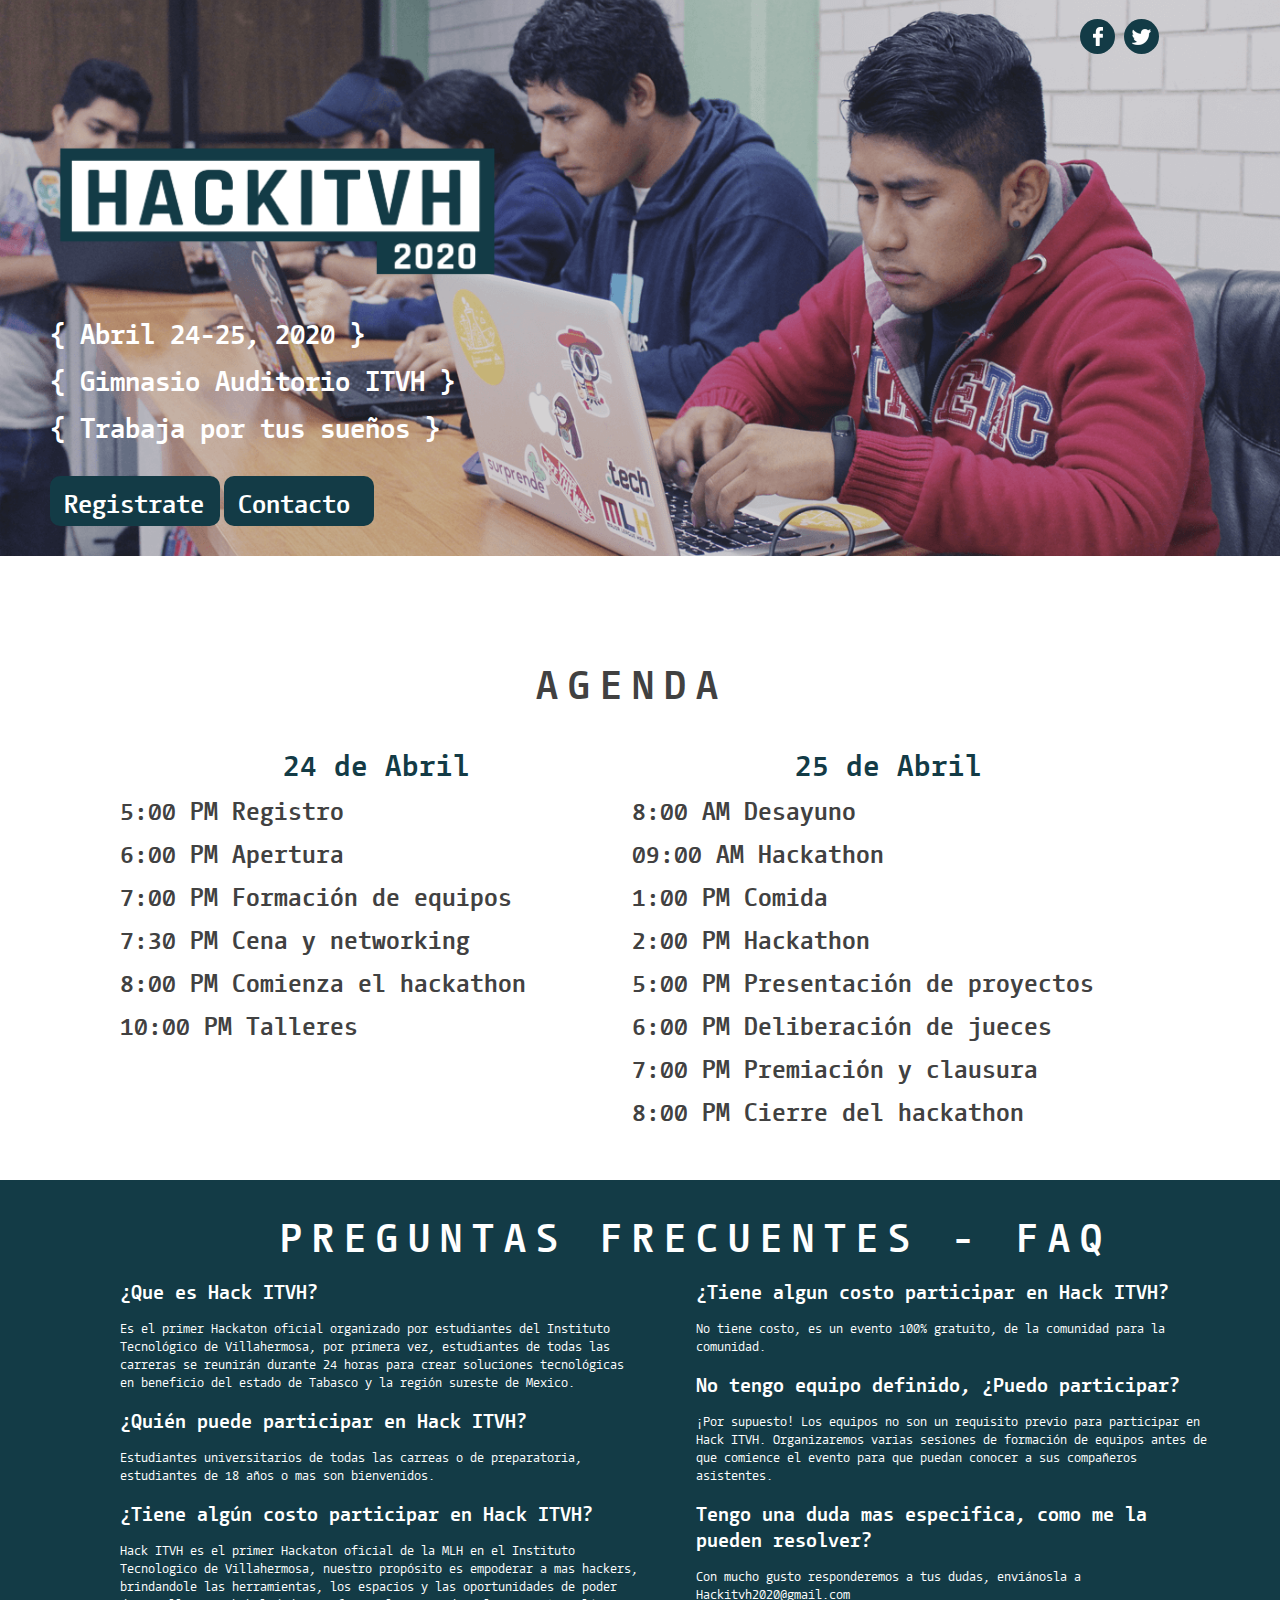
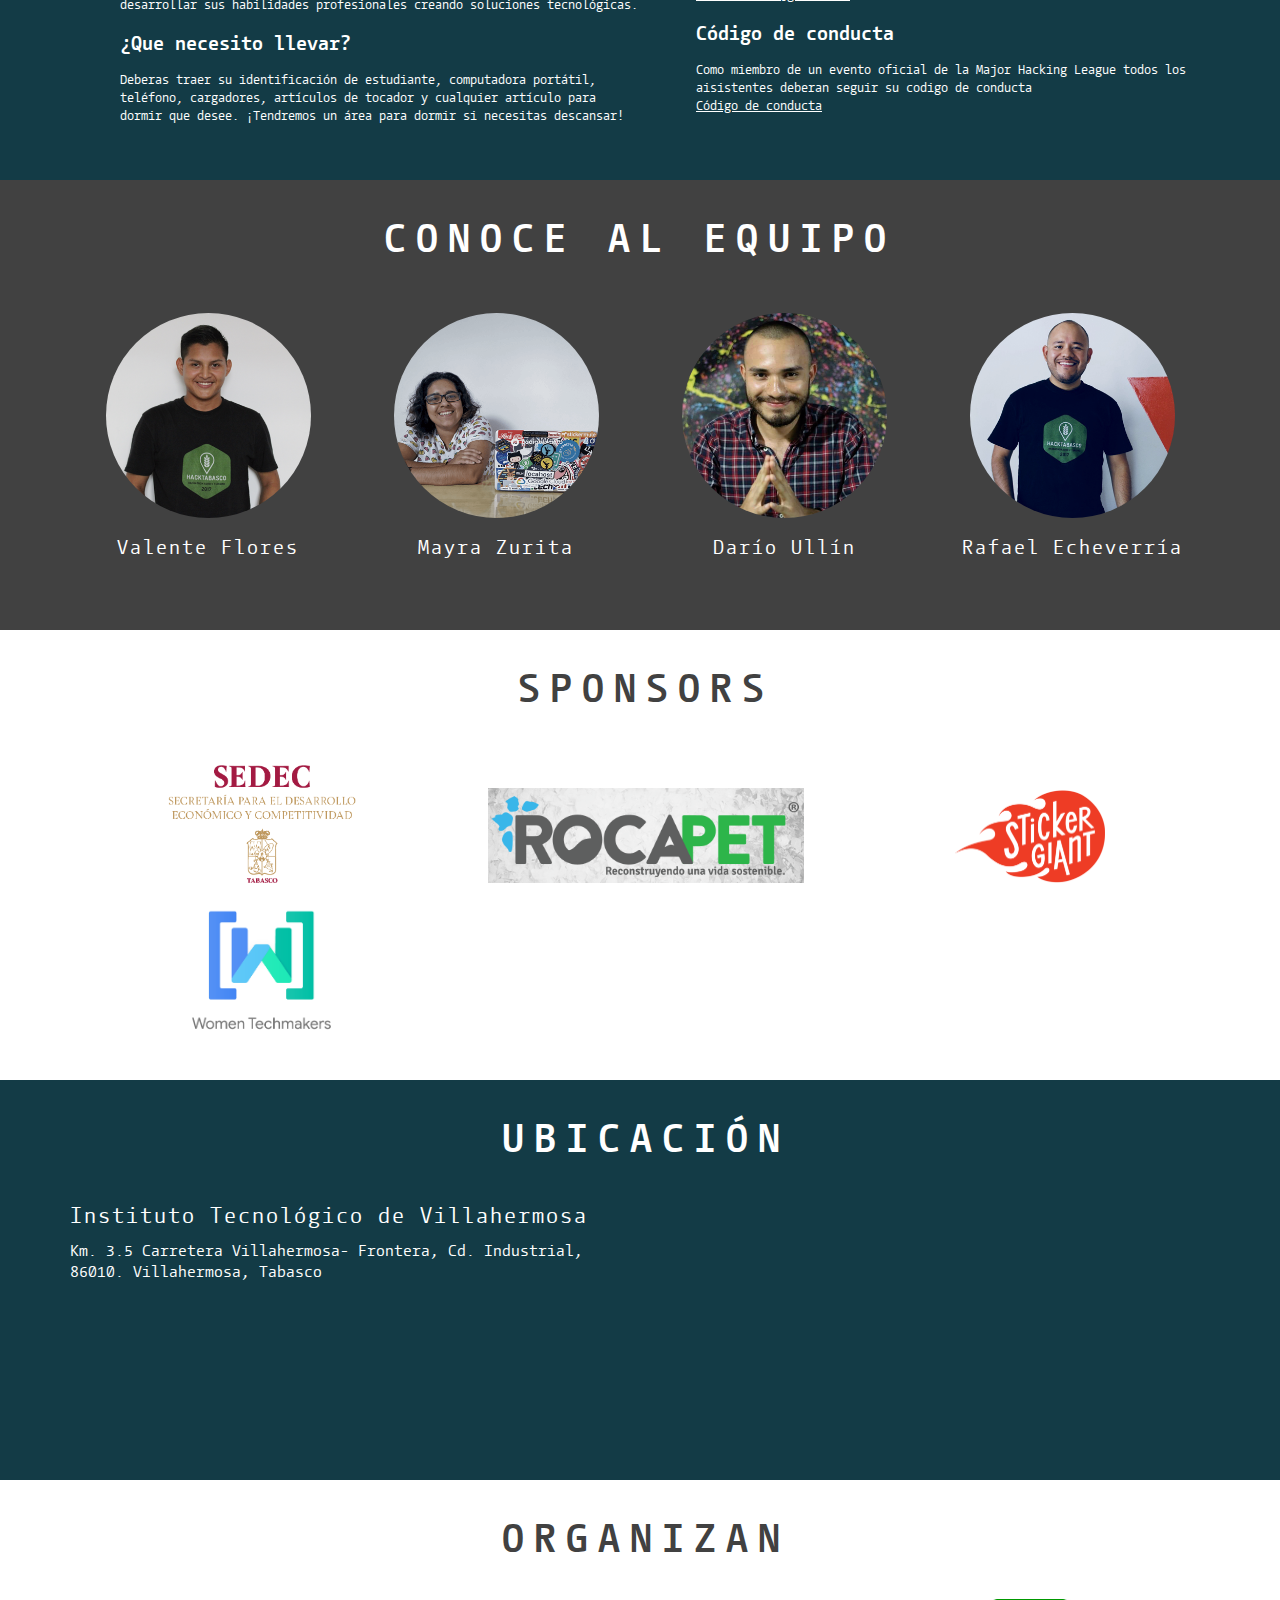
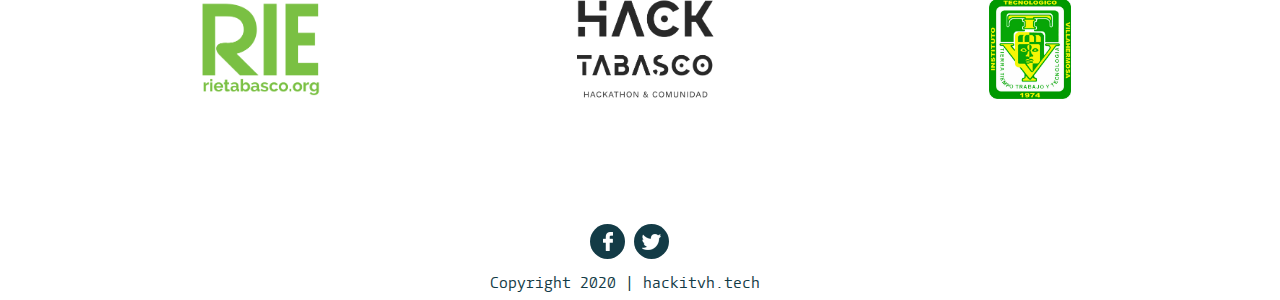
<file: index.html>
<!DOCTYPE html>
<html lang="es" dir="ltr">
  <head>
    <meta charset="utf-8">
    <link rel="stylesheet" href="css/style.css">
    <link rel="stylesheet" href="css/fonts.css">
    <title>HACKITVH</title>
  </head>
  <body>
    <section class="portada">
      <header class="header">
        <div class="header-center">
          <a href="https://www.facebook.com/hackitvh/" target="_blank" class="header-circle"></a>
          <a href="https://twitter.com/HackITVH" target="_blank" class="header-circle twitter"></a>
        </div>
      </header>
      <div class="portada-size">
        <div class="portada-logo">
          <a href="https://hackitvh.tech/" class="logo u-inlineblock">
            <img src="img/logo.png" alt="hackitvh">
          </a>
        </div>
        <div class="portada-info">
          <p>{ Abril 24-25, 2020 }</p>
          <p>{ Gimnasio Auditorio ITVH }</p>
          <p>{ Trabaja por tus sueños }</p>
        </div>
        <div class="portada-registro">
          <a href="https://forms.gle/arneBAhymFgfs69K7" class="btn-registro"><p>Registrate</p></a>
          <a href="mailto:Hackitvh2020@gmail.com"  class="btn-contacto"><p>Contacto</p></a>
        </div>
      </div>
    </section>

    <section class="agenda">
      <div class="agenda-container">
        <h1>agenda</h1>
        <div class="agenda-info">
          <div>
            <div class="agenda">
              <h2>24 de Abril</h2>
              <p>5:00 PM Registro</p>
              <p>6:00 PM Apertura</p>
              <p>7:00 PM Formación de equipos</p>
              <p>7:30 PM Cena y networking</p>
              <p>8:00 PM Comienza el hackathon</p>
              <p>10:00 PM Talleres</p>
            </div>
          </div>
          <div>
            <div class="agenda">
              <h2>25 de Abril</h2>
              <p>8:00 AM Desayuno</p>
              <p>09:00 AM Hackathon</p>
              <p>1:00 PM Comida</p>
              <p>2:00 PM Hackathon</p>
              <p>5:00 PM Presentación de proyectos</p>
              <p>6:00 PM Deliberación de jueces</p>
              <p>7:00 PM Premiación y clausura</p>
              <p>8:00 PM Cierre del hackathon</p>
            </div>
          </div>
        </div>
      </div>
    </section>

    <section class="faq">
      <div class="faq-container">
        <h1>Preguntas frecuentes - FAQ</h1>
        <div class="faq-info">
          <div>
            <div class="faq-preguntas">
              <h3>¿Que es Hack ITVH?</h3>
              <p>Es el primer Hackaton oficial organizado por estudiantes del Instituto Tecnológico de Villahermosa, por primera vez, estudiantes de todas las carreras se reunirán durante 24 horas para crear soluciones tecnológicas en beneficio del estado de Tabasco y la región sureste de Mexico.</p>
            </div>
            <div class="faq-preguntas">
              <h3>¿Quién puede participar en Hack ITVH?</h3>
              <p>Estudiantes universitarios de todas las carreas o de preparatoria, estudiantes de 18 años o mas son bienvenidos.</p>
            </div>
            <div class="faq-preguntas">
              <h3>¿Tiene algún costo participar en Hack ITVH?</h3>
              <p>Hack ITVH es el primer Hackaton oficial de la MLH en el Instituto Tecnologico de Villahermosa, nuestro propósito es empoderar a mas hackers, brindandole las herramientas, los espacios y las oportunidades de poder desarrollar sus habilidades profesionales creando soluciones tecnológicas.</p>
            </div>
            <div class="faq-preguntas">
              <h3>¿Que necesito llevar?</h3>
              <p>Deberas traer su identificación de estudiante, computadora portátil, teléfono, cargadores, artículos de tocador y cualquier artículo para dormir que desee. ¡Tendremos un área para dormir si necesitas descansar!</p>
            </div>
          </div>

          <div>
            <div class="faq-preguntas">
              <h3>¿Tiene algun costo participar en Hack ITVH?</h3>
              <p>No tiene costo, es un evento 100% gratuito, de la comunidad para la comunidad.</p>
            </div>
            <div class="faq-preguntas">
              <h3>No tengo equipo definido, ¿Puedo participar?</h3>
              <p>¡Por supuesto! Los equipos no son un requisito previo para participar en Hack ITVH. Organizaremos varias sesiones de formación de equipos antes de que comience el evento para que puedan conocer a sus compañeros asistentes.</p>
            </div>
            <div class="faq-preguntas">
              <h3>Tengo una duda mas especifica, como me la pueden resolver?</h3>
              <p>Con mucho gusto responderemos a tus dudas, enviánosla a</p><a href="mailto:Hackitvh2020@gmail.com" class="faq-preguntas-link">Hackitvh2020@gmail.com</a>
            </div>
            <div class="faq-preguntas">
              <h3>Código de conducta</h3>
              <p>Como miembro de un evento oficial de la Major Hacking League todos los aisistentes deberan seguir su codigo de conducta</p><a href="https://static.mlh.io/docs/mlh-code-of-conduct.pdf" class="faq-preguntas-link">Código de conducta</a>
            </div>
        </div>
      </div>
    </section>

    <section class="nosotros">
      <div class="nosotros-container">
        <h1>Conoce al equipo</h1>
        <div class="nosotros-team">
          <div class="nosotros-info">
            <img src="img/team-valente.png" alt="team-valente">
            <h3>Valente Flores</h3>
          </div>
          <div class="nosotros-info">
            <img src="img/team-mayra.png" alt="team-mayra">
            <h3>Mayra Zurita</h3>
          </div>
          <div class="nosotros-info">
            <img src="img/team-dario.png" alt="team-dario">
            <h3>Darío Ullín</h3>
          </div>
          <div class="nosotros-info">
            <img src="img/team-rafa.png" alt="team-rafa">
            <h3>Rafael Echeverría</h3>
          </div>
        </div>
      </div>
    </section>

    <section class="sponsors">
      <div class="sponsors-container">
        <h1>Sponsors</h1>
        <div class="organiza-team">
          <div class="sponsors-sedec">
            <img src="img/sedec-logo.png" alt="logo-sedec">
          </div>
          <div class="sponsors-rocapet">
            <img src="img/rocapet-logo.png" alt="logo-rocapet">
          </div>
          <div class="sponsors-rocapet">
            <a href="https://www.stickergiant.com/" target="_blank">
              <img src="img/stickergiant-logo.png" alt="logo-stickergiant">
            </a>
          </div>
          <div class="sponsors-wtm">
            <img src="img/WTM-logo.png" alt="logo-wtm">
          </div>
        </div>
      </div>
    </section>

    <section class="ubicacion">
      <div class="ubicacion-container">
        <h1>ubicación</h1>
        <div class="ubicacion-center">
          <div>
            <h3>Instituto Tecnológico de Villahermosa</h3>
            <p>Km. 3.5 Carretera Villahermosa- Frontera, Cd. Industrial, <br> 86010. Villahermosa, Tabasco</p>
          </div>
          <div>
            <iframe src="https://www.google.com/maps/embed?pb=!1m18!1m12!1m3!1d3794.0462696022055!2d-92.90582898606222!3d18.023056188906008!2m3!1f0!2f0!3f0!3m2!1i1024!2i768!4f13.1!3m3!1m2!1s0x85edd879239171bd%3A0xae9e157e4228aad3!2sInstituto%20Tecnol%C3%B3gico%20de%20Villahermosa!5e0!3m2!1ses!2smx!4v1579309087962!5m2!1ses!2smx" width="600" height="250" frameborder="0" style="border:0;" allowfullscreen=""></iframe>
          </div>
        </div>
      </div>
    </section>

    <section class="organizadores u-inlineblock">
      <div class="organiza-container">
        <h1>Organizan</h1>
        <div class="organiza-team">
          <div>
            <img src="img/rie-logo.png" alt="logo-rie">
          </div>
          <div>
            <img src="img/hack-logo.png" alt="logo-hack">
          </div>
          <div>
            <img src="img/itvh-logo.png" alt="logo-itvh">
          </div>
        </div>
      </div>
    </section>

    <footer class="footer">
      <div class="footer-center">
        <div class="header-center">
          <a href="https://www.facebook.com/hackitvh/" target="_blank" class="header-circle"></a>
          <a href="https://twitter.com/HackITVH" target="_blank" class="header-circle twitter"></a>
        </div>
        <p>Copyright 2020 | hackitvh.tech</p>
      </div>
    </footer>
  </body>
</html>
</file>
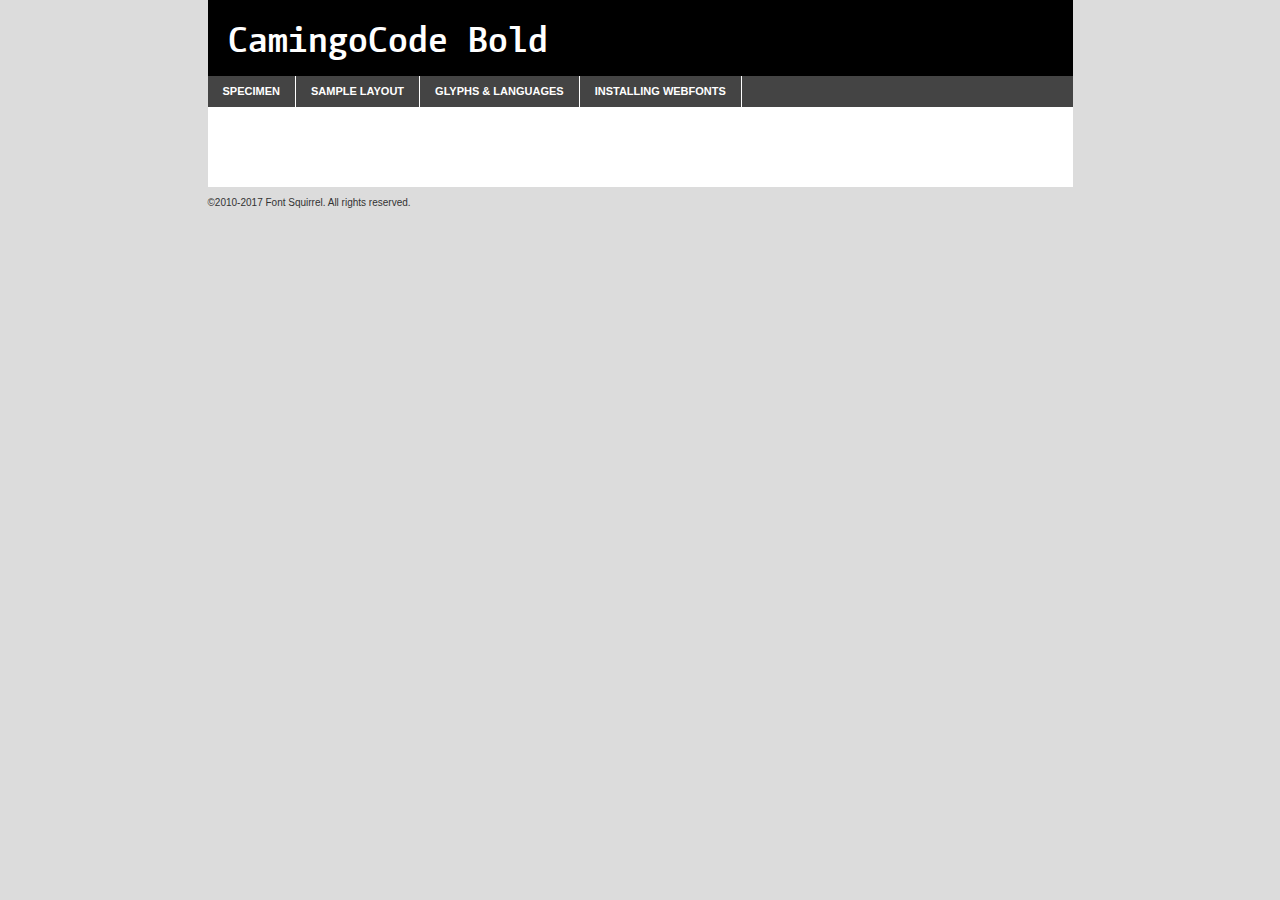
<file: fonts/camingocode_bold-demo.html>
<!DOCTYPE html PUBLIC "-//W3C//DTD XHTML 1.0 Transitional//EN"
	"http://www.w3.org/TR/xhtml1/DTD/xhtml1-transitional.dtd">

<html xmlns="http://www.w3.org/1999/xhtml" xml:lang="en" lang="en">
<head>
	<meta http-equiv="Content-Type" content="text/html; charset=utf-8" />
	<script src="http://ajax.googleapis.com/ajax/libs/jquery/1.7.2/jquery.min.js" type="text/javascript" charset="utf-8"></script>
	<script type="text/javascript">
	(function($){$.fn.easyTabs=function(option){var param=jQuery.extend({fadeSpeed:"fast",defaultContent:1,activeClass:'active'},option);$(this).each(function(){var thisId="#"+this.id;if(param.defaultContent==''){param.defaultContent=1;}
	if(typeof param.defaultContent=="number")
	{var defaultTab=$(thisId+" .tabs li:eq("+(param.defaultContent-1)+") a").attr('href').substr(1);}else{var defaultTab=param.defaultContent;}
	$(thisId+" .tabs li a").each(function(){var tabToHide=$(this).attr('href').substr(1);$("#"+tabToHide).addClass('easytabs-tab-content');});hideAll();changeContent(defaultTab);function hideAll(){$(thisId+" .easytabs-tab-content").hide();}
	function changeContent(tabId){hideAll();$(thisId+" .tabs li").removeClass(param.activeClass);$(thisId+" .tabs li a[href=#"+tabId+"]").closest('li').addClass(param.activeClass);if(param.fadeSpeed!="none")
	{$(thisId+" #"+tabId).fadeIn(param.fadeSpeed);}else{$(thisId+" #"+tabId).show();}}
	$(thisId+" .tabs li").click(function(){var tabId=$(this).find('a').attr('href').substr(1);changeContent(tabId);return false;});});}})(jQuery);
	</script>
	<link rel="stylesheet" href="specimen_files/specimen_stylesheet.css" type="text/css" charset="utf-8" />
	<link rel="stylesheet" href="stylesheet.css" type="text/css" charset="utf-8" />

	<style type="text/css">
					body{
				font-family: 'camingocodebold';
							}
		</style>

	<title>CamingoCode Bold Specimen</title>
	
	
	<script type="text/javascript" charset="utf-8">
		$(document).ready(function() {
			$('#container').easyTabs({defaultContent:1});
		});
	</script>
</head>

<body>
<div id="container">
	<div id="header">
		CamingoCode Bold	</div>
	<ul class="tabs">
		<li><a href="#specimen">Specimen</a></li>
		<li><a href="#layout">Sample Layout</a></li>
				<li><a href="#glyphs">Glyphs &amp; Languages</a></li>
		<li><a href="#installing">Installing Webfonts</a></li>
		
	</ul>
	
	<div id="main_content">

		
			<div id="specimen">
		
				<div class="section">
					<div class="grid12 firstcol">
						<div class="huge">AaBb</div>
					</div>
				</div>
		
				<div class="section">
					<div class="glyph_range">A&#x200B;B&#x200b;C&#x200b;D&#x200b;E&#x200b;F&#x200b;G&#x200b;H&#x200b;I&#x200b;J&#x200b;K&#x200b;L&#x200b;M&#x200b;N&#x200b;O&#x200b;P&#x200b;Q&#x200b;R&#x200b;S&#x200b;T&#x200b;U&#x200b;V&#x200b;W&#x200b;X&#x200b;Y&#x200b;Z&#x200b;a&#x200b;b&#x200b;c&#x200b;d&#x200b;e&#x200b;f&#x200b;g&#x200b;h&#x200b;i&#x200b;j&#x200b;k&#x200b;l&#x200b;m&#x200b;n&#x200b;o&#x200b;p&#x200b;q&#x200b;r&#x200b;s&#x200b;t&#x200b;u&#x200b;v&#x200b;w&#x200b;x&#x200b;y&#x200b;z&#x200b;1&#x200b;2&#x200b;3&#x200b;4&#x200b;5&#x200b;6&#x200b;7&#x200b;8&#x200b;9&#x200b;0&#x200b;&amp;&#x200b;.&#x200b;,&#x200b;?&#x200b;!&#x200b;&#64;&#x200b;(&#x200b;)&#x200b;#&#x200b;$&#x200b;%&#x200b;*&#x200b;+&#x200b;-&#x200b;=&#x200b;:&#x200b;;</div>
				</div>
				<div class="section">
					<div class="grid12 firstcol">
						<table class="sample_table">
							<tr><td>10</td><td class="size10">abcdefghijklmnopqrstuvwxyzABCDEFGHIJKLMNOPQRSTUVWXYZ0123456789abcdefghijklmnopqrstuvwxyzABCDEFGHIJKLMNOPQRSTUVWXYZ0123456789abcdefghijklmnopqrstuvwxyzABCDEFGHIJKLMNOPQRSTUVWXYZ</td></tr>
							<tr><td>11</td><td class="size11">abcdefghijklmnopqrstuvwxyzABCDEFGHIJKLMNOPQRSTUVWXYZ0123456789abcdefghijklmnopqrstuvwxyzABCDEFGHIJKLMNOPQRSTUVWXYZ0123456789abcdefghijklmnopqrstuvwxyzABCDEFGHIJKLMNOPQRSTUVWXYZ</td></tr>
							<tr><td>12</td><td class="size12">abcdefghijklmnopqrstuvwxyzABCDEFGHIJKLMNOPQRSTUVWXYZ0123456789abcdefghijklmnopqrstuvwxyzABCDEFGHIJKLMNOPQRSTUVWXYZ0123456789abcdefghijklmnopqrstuvwxyzABCDEFGHIJKLMNOPQRSTUVWXYZ</td></tr>
							<tr><td>13</td><td class="size13">abcdefghijklmnopqrstuvwxyzABCDEFGHIJKLMNOPQRSTUVWXYZ0123456789abcdefghijklmnopqrstuvwxyzABCDEFGHIJKLMNOPQRSTUVWXYZ0123456789abcdefghijklmnopqrstuvwxyzABCDEFGHIJKLMNOPQRSTUVWXYZ</td></tr>
							<tr><td>14</td><td class="size14">abcdefghijklmnopqrstuvwxyzABCDEFGHIJKLMNOPQRSTUVWXYZ0123456789abcdefghijklmnopqrstuvwxyzABCDEFGHIJKLMNOPQRSTUVWXYZ0123456789abcdefghijklmnopqrstuvwxyzABCDEFGHIJKLMNOPQRSTUVWXYZ</td></tr>
							<tr><td>16</td><td class="size16">abcdefghijklmnopqrstuvwxyzABCDEFGHIJKLMNOPQRSTUVWXYZ0123456789abcdefghijklmnopqrstuvwxyzABCDEFGHIJKLMNOPQRSTUVWXYZ</td></tr>
							<tr><td>18</td><td class="size18">abcdefghijklmnopqrstuvwxyzABCDEFGHIJKLMNOPQRSTUVWXYZ0123456789abcdefghijklmnopqrstuvwxyzABCDEFGHIJKLMNOPQRSTUVWXYZ</td></tr>
							<tr><td>20</td><td class="size20">abcdefghijklmnopqrstuvwxyzABCDEFGHIJKLMNOPQRSTUVWXYZ0123456789abcdefghijklmnopqrstuvwxyzABCDEFGHIJKLMNOPQRSTUVWXYZ</td></tr>
							<tr><td>24</td><td class="size24">abcdefghijklmnopqrstuvwxyzABCDEFGHIJKLMNOPQRSTUVWXYZ0123456789abcdefghijklmnopqrstuvwxyzABCDEFGHIJKLMNOPQRSTUVWXYZ</td></tr>
							<tr><td>30</td><td class="size30">abcdefghijklmnopqrstuvwxyzABCDEFGHIJKLMNOPQRSTUVWXYZ0123456789abcdefghijklmnopqrstuvwxyzABCDEFGHIJKLMNOPQRSTUVWXYZ</td></tr>
							<tr><td>36</td><td class="size36">abcdefghijklmnopqrstuvwxyzABCDEFGHIJKLMNOPQRSTUVWXYZ0123456789abcdefghijklmnopqrstuvwxyzABCDEFGHIJKLMNOPQRSTUVWXYZ</td></tr>
							<tr><td>48</td><td class="size48">abcdefghijklmnopqrstuvwxyzABCDEFGHIJKLMNOPQRSTUVWXYZ0123456789abcdefghijklmnopqrstuvwxyzABCDEFGHIJKLMNOPQRSTUVWXYZ</td></tr>
							<tr><td>60</td><td class="size60">abcdefghijklmnopqrstuvwxyzABCDEFGHIJKLMNOPQRSTUVWXYZ0123456789abcdefghijklmnopqrstuvwxyzABCDEFGHIJKLMNOPQRSTUVWXYZ</td></tr>
							<tr><td>72</td><td class="size72">abcdefghijklmnopqrstuvwxyzABCDEFGHIJKLMNOPQRSTUVWXYZ0123456789abcdefghijklmnopqrstuvwxyzABCDEFGHIJKLMNOPQRSTUVWXYZ</td></tr>
							<tr><td>90</td><td class="size90">abcdefghijklmnopqrstuvwxyzABCDEFGHIJKLMNOPQRSTUVWXYZ0123456789abcdefghijklmnopqrstuvwxyzABCDEFGHIJKLMNOPQRSTUVWXYZ</td></tr>
						</table>
				
					</div>
			
				</div>
		
		
		
								<div class="section" id="bodycomparison">


										<div id="xheight">
				<div class="fontbody">&#x25FC;&#x25FC;&#x25FC;&#x25FC;&#x25FC;&#x25FC;&#x25FC;&#x25FC;&#x25FC;&#x25FC;&#x25FC;&#x25FC;&#x25FC;&#x25FC;&#x25FC;&#x25FC;&#x25FC;&#x25FC;&#x25FC;&#x25FC;&#x25FC;&#x25FC;&#x25FC;&#x25FC;&#x25FC;&#x25FC;&#x25FC;&#x25FC;&#x25FC;&#x25FC;&#x25FC;&#x25FC;&#x25FC;&#x25FC;&#x25FC;&#x25FC;&#x25FC;&#x25FC;&#x25FC;&#x25FC;&#x25FC;&#x25FC;&#x25FC;&#x25FC;&#x25FC;&#x25FC;&#x25FC;&#x25FC;&#x25FC;&#x25FC;&#x25FC;&#x25FC;&#x25FC;&#x25FC;&#x25FC;&#x25FC;&#x25FC;&#x25FC;&#x25FC;&#x25FC;&#x25FC;&#x25FC;&#x25FC;&#x25FC;&#x25FC;&#x25FC;&#x25FC;&#x25FC;&#x25FC;&#x25FC;&#x25FC;&#x25FC;&#x25FC;&#x25FC;&#x25FC;&#x25FC;&#x25FC;&#x25FC;&#x25FC;&#x25FC;&#x25FC;&#x25FC;&#x25FC;&#x25FC;&#x25FC;&#x25FC;&#x25FC;&#x25FC;&#x25FC;&#x25FC;&#x25FC;&#x25FC;&#x25FC;&#x25FC;&#x25FC;&#x25FC;&#x25FC;&#x25FC;&#x25FC;body</div><div class="arialbody">body</div><div class="verdanabody">body</div><div class="georgiabody">body</div></div>
										<div class="fontbody" style="z-index:1">
											body<span>CamingoCode Bold</span>
										</div>
										<div class="arialbody" style="z-index:1">
											body<span>Arial</span>
										</div>
										<div class="verdanabody" style="z-index:1">
											body<span>Verdana</span>
										</div>
										<div class="georgiabody" style="z-index:1">
											body<span>Georgia</span>
										</div>



								</div>
		
		
				<div class="section psample psample_row1" id="">
					
					<div class="grid2 firstcol">
						<p class="size10"><span>10.</span>Aenean lacinia bibendum nulla sed consectetur. Fusce dapibus, tellus ac cursus commodo, tortor mauris condimentum nibh, ut fermentum massa justo sit amet risus. Nullam id dolor id nibh ultricies vehicula ut id elit. Cum sociis natoque penatibus et magnis dis parturient montes, nascetur ridiculus mus. Nulla vitae elit libero, a pharetra augue.</p>
			
					</div>
					<div class="grid3">
						<p class="size11"><span>11.</span>Aenean lacinia bibendum nulla sed consectetur. Fusce dapibus, tellus ac cursus commodo, tortor mauris condimentum nibh, ut fermentum massa justo sit amet risus. Nullam id dolor id nibh ultricies vehicula ut id elit. Cum sociis natoque penatibus et magnis dis parturient montes, nascetur ridiculus mus. Nulla vitae elit libero, a pharetra augue.</p>
			
					</div>
					<div class="grid3">
						<p class="size12"><span>12.</span>Aenean lacinia bibendum nulla sed consectetur. Fusce dapibus, tellus ac cursus commodo, tortor mauris condimentum nibh, ut fermentum massa justo sit amet risus. Nullam id dolor id nibh ultricies vehicula ut id elit. Cum sociis natoque penatibus et magnis dis parturient montes, nascetur ridiculus mus. Nulla vitae elit libero, a pharetra augue.</p>
			
					</div>
					<div class="grid4">
						<p class="size13"><span>13.</span>Aenean lacinia bibendum nulla sed consectetur. Fusce dapibus, tellus ac cursus commodo, tortor mauris condimentum nibh, ut fermentum massa justo sit amet risus. Nullam id dolor id nibh ultricies vehicula ut id elit. Cum sociis natoque penatibus et magnis dis parturient montes, nascetur ridiculus mus. Nulla vitae elit libero, a pharetra augue.</p>
			
					</div>
					<div class="white_blend"></div>
					
				</div>
				<div class="section psample psample_row2" id="">
					<div class="grid3 firstcol">
						<p class="size14"><span>14.</span>Aenean lacinia bibendum nulla sed consectetur. Fusce dapibus, tellus ac cursus commodo, tortor mauris condimentum nibh, ut fermentum massa justo sit amet risus. Nullam id dolor id nibh ultricies vehicula ut id elit. Cum sociis natoque penatibus et magnis dis parturient montes, nascetur ridiculus mus. Nulla vitae elit libero, a pharetra augue.</p>
			
					</div>
					<div class="grid4">
						<p class="size16"><span>16.</span>Aenean lacinia bibendum nulla sed consectetur. Fusce dapibus, tellus ac cursus commodo, tortor mauris condimentum nibh, ut fermentum massa justo sit amet risus. Nullam id dolor id nibh ultricies vehicula ut id elit. Cum sociis natoque penatibus et magnis dis parturient montes, nascetur ridiculus mus. Nulla vitae elit libero, a pharetra augue.</p>
			
					</div>
					<div class="grid5">
						<p class="size18"><span>18.</span>Aenean lacinia bibendum nulla sed consectetur. Fusce dapibus, tellus ac cursus commodo, tortor mauris condimentum nibh, ut fermentum massa justo sit amet risus. Nullam id dolor id nibh ultricies vehicula ut id elit. Cum sociis natoque penatibus et magnis dis parturient montes, nascetur ridiculus mus. Nulla vitae elit libero, a pharetra augue.</p>
			
					</div>

					<div class="white_blend"></div>

				</div>
				
				<div class="section psample psample_row3" id="">
					<div class="grid5 firstcol">
						<p class="size20"><span>20.</span>Aenean lacinia bibendum nulla sed consectetur. Fusce dapibus, tellus ac cursus commodo, tortor mauris condimentum nibh, ut fermentum massa justo sit amet risus. Nullam id dolor id nibh ultricies vehicula ut id elit. Cum sociis natoque penatibus et magnis dis parturient montes, nascetur ridiculus mus. Nulla vitae elit libero, a pharetra augue.</p>
					</div>
					<div class="grid7">
						<p class="size24"><span>24.</span>Aenean lacinia bibendum nulla sed consectetur. Fusce dapibus, tellus ac cursus commodo, tortor mauris condimentum nibh, ut fermentum massa justo sit amet risus. Nullam id dolor id nibh ultricies vehicula ut id elit. Cum sociis natoque penatibus et magnis dis parturient montes, nascetur ridiculus mus. Nulla vitae elit libero, a pharetra augue.</p>
					</div>
					
					<div class="white_blend"></div>
					
				</div>
				
				<div class="section psample psample_row4" id="">
					<div class="grid12 firstcol">
						<p class="size30"><span>30.</span>Aenean lacinia bibendum nulla sed consectetur. Fusce dapibus, tellus ac cursus commodo, tortor mauris condimentum nibh, ut fermentum massa justo sit amet risus. Nullam id dolor id nibh ultricies vehicula ut id elit. Cum sociis natoque penatibus et magnis dis parturient montes, nascetur ridiculus mus. Nulla vitae elit libero, a pharetra augue.</p>
					</div>
					<div class="white_blend"></div>
					
				</div>
				
				
				
				<div class="section psample psample_row1 fullreverse">
					<div class="grid2 firstcol">
						<p class="size10"><span>10.</span>Aenean lacinia bibendum nulla sed consectetur. Fusce dapibus, tellus ac cursus commodo, tortor mauris condimentum nibh, ut fermentum massa justo sit amet risus. Nullam id dolor id nibh ultricies vehicula ut id elit. Cum sociis natoque penatibus et magnis dis parturient montes, nascetur ridiculus mus. Nulla vitae elit libero, a pharetra augue.</p>
			
					</div>
					<div class="grid3">
						<p class="size11"><span>11.</span>Aenean lacinia bibendum nulla sed consectetur. Fusce dapibus, tellus ac cursus commodo, tortor mauris condimentum nibh, ut fermentum massa justo sit amet risus. Nullam id dolor id nibh ultricies vehicula ut id elit. Cum sociis natoque penatibus et magnis dis parturient montes, nascetur ridiculus mus. Nulla vitae elit libero, a pharetra augue.</p>
			
					</div>
					<div class="grid3">
						<p class="size12"><span>12.</span>Aenean lacinia bibendum nulla sed consectetur. Fusce dapibus, tellus ac cursus commodo, tortor mauris condimentum nibh, ut fermentum massa justo sit amet risus. Nullam id dolor id nibh ultricies vehicula ut id elit. Cum sociis natoque penatibus et magnis dis parturient montes, nascetur ridiculus mus. Nulla vitae elit libero, a pharetra augue.</p>
			
					</div>
					<div class="grid4">
						<p class="size13"><span>13.</span>Aenean lacinia bibendum nulla sed consectetur. Fusce dapibus, tellus ac cursus commodo, tortor mauris condimentum nibh, ut fermentum massa justo sit amet risus. Nullam id dolor id nibh ultricies vehicula ut id elit. Cum sociis natoque penatibus et magnis dis parturient montes, nascetur ridiculus mus. Nulla vitae elit libero, a pharetra augue.</p>
			
					</div>
					<div class="black_blend"></div>
					
				</div>
				
				<div class="section psample psample_row2 fullreverse">
					<div class="grid3 firstcol">
						<p class="size14"><span>14.</span>Aenean lacinia bibendum nulla sed consectetur. Fusce dapibus, tellus ac cursus commodo, tortor mauris condimentum nibh, ut fermentum massa justo sit amet risus. Nullam id dolor id nibh ultricies vehicula ut id elit. Cum sociis natoque penatibus et magnis dis parturient montes, nascetur ridiculus mus. Nulla vitae elit libero, a pharetra augue.</p>
			
					</div>
					<div class="grid4">
						<p class="size16"><span>16.</span>Aenean lacinia bibendum nulla sed consectetur. Fusce dapibus, tellus ac cursus commodo, tortor mauris condimentum nibh, ut fermentum massa justo sit amet risus. Nullam id dolor id nibh ultricies vehicula ut id elit. Cum sociis natoque penatibus et magnis dis parturient montes, nascetur ridiculus mus. Nulla vitae elit libero, a pharetra augue.</p>
			
					</div>
					<div class="grid5">
						<p class="size18"><span>18.</span>Aenean lacinia bibendum nulla sed consectetur. Fusce dapibus, tellus ac cursus commodo, tortor mauris condimentum nibh, ut fermentum massa justo sit amet risus. Nullam id dolor id nibh ultricies vehicula ut id elit. Cum sociis natoque penatibus et magnis dis parturient montes, nascetur ridiculus mus. Nulla vitae elit libero, a pharetra augue.</p>
			
					</div>
					<div class="black_blend"></div>

				</div>
				
				<div class="section psample fullreverse psample_row3" id="">
					<div class="grid5 firstcol">
						<p class="size20"><span>20.</span>Aenean lacinia bibendum nulla sed consectetur. Fusce dapibus, tellus ac cursus commodo, tortor mauris condimentum nibh, ut fermentum massa justo sit amet risus. Nullam id dolor id nibh ultricies vehicula ut id elit. Cum sociis natoque penatibus et magnis dis parturient montes, nascetur ridiculus mus. Nulla vitae elit libero, a pharetra augue.</p>
					</div>
					<div class="grid7">
						<p class="size24"><span>24.</span>Aenean lacinia bibendum nulla sed consectetur. Fusce dapibus, tellus ac cursus commodo, tortor mauris condimentum nibh, ut fermentum massa justo sit amet risus. Nullam id dolor id nibh ultricies vehicula ut id elit. Cum sociis natoque penatibus et magnis dis parturient montes, nascetur ridiculus mus. Nulla vitae elit libero, a pharetra augue.</p>
					</div>
					
					<div class="black_blend"></div>
					
				</div>
				
				<div class="section psample fullreverse psample_row4" id="" style="border-bottom: 20px #000 solid;">
					<div class="grid12 firstcol">
						<p class="size30"><span>30.</span>Aenean lacinia bibendum nulla sed consectetur. Fusce dapibus, tellus ac cursus commodo, tortor mauris condimentum nibh, ut fermentum massa justo sit amet risus. Nullam id dolor id nibh ultricies vehicula ut id elit. Cum sociis natoque penatibus et magnis dis parturient montes, nascetur ridiculus mus. Nulla vitae elit libero, a pharetra augue.</p>
					</div>
					<div class="black_blend"></div>
					
				</div>
				
				
				
				
			</div>
			
			<div id="layout">
				
				<div class="section">
					
					<div class="grid12 firstcol">
						<h1>Lorem Ipsum Dolor</h1>
						<h2>Etiam porta sem malesuada magna mollis euismod</h2>
						
						<p class="byline">By <a href="#link">Aenean Lacinia</a></p>
					</div>
				</div>
				<div class="section">
					<div class="grid8 firstcol">
						<p class="large">Donec sed odio dui. Morbi leo risus, porta ac consectetur ac, vestibulum at eros. Fusce dapibus, tellus ac cursus commodo, tortor mauris condimentum nibh, ut fermentum massa justo sit amet risus. </p>

						
						<h3>Pellentesque ornare sem</h3>

						<p>Maecenas sed diam eget risus varius blandit sit amet non magna. Maecenas faucibus mollis interdum. Donec ullamcorper nulla non metus auctor fringilla. Nullam id dolor id nibh ultricies vehicula ut id elit. Nullam id dolor id nibh ultricies vehicula ut id elit. </p>

						<p>Aenean eu leo quam. Pellentesque ornare sem lacinia quam venenatis vestibulum. Lorem ipsum dolor sit amet, consectetur adipiscing elit. Cum sociis natoque penatibus et magnis dis parturient montes, nascetur ridiculus mus. </p>

						<p>Nulla vitae elit libero, a pharetra augue. Praesent commodo cursus magna, vel scelerisque nisl consectetur et. Aenean lacinia bibendum nulla sed consectetur. </p>

						<p>Nullam quis risus eget urna mollis ornare vel eu leo. Nullam quis risus eget urna mollis ornare vel eu leo. Maecenas sed diam eget risus varius blandit sit amet non magna. Donec ullamcorper nulla non metus auctor fringilla. </p>

						<h3>Cras mattis consectetur</h3>

						<p>Aenean eu leo quam. Pellentesque ornare sem lacinia quam venenatis vestibulum. Aenean lacinia bibendum nulla sed consectetur. Integer posuere erat a ante venenatis dapibus posuere velit aliquet. Cras mattis consectetur purus sit amet fermentum. </p>

						<p>Nullam id dolor id nibh ultricies vehicula ut id elit. Nullam quis risus eget urna mollis ornare vel eu leo. Cras mattis consectetur purus sit amet fermentum.</p>
					</div>
					
					<div class="grid4 sidebar">
						
						<div class="box reverse">
							<p class="last">Nullam quis risus eget urna mollis ornare vel eu leo. Donec ullamcorper nulla non metus auctor fringilla. Cras mattis consectetur purus sit amet fermentum. Sed posuere consectetur est at lobortis. Lorem ipsum dolor sit amet, consectetur adipiscing elit. </p>
						</div>
						
						<p class="caption">Maecenas sed diam eget risus varius.</p>

						<p>Vestibulum id ligula porta felis euismod semper. Integer posuere erat a ante venenatis dapibus posuere velit aliquet. Vestibulum id ligula porta felis euismod semper. Sed posuere consectetur est at lobortis. Maecenas sed diam eget risus varius blandit sit amet non magna. Fusce dapibus, tellus ac cursus commodo, tortor mauris condimentum nibh, ut fermentum massa justo sit amet risus. </p>

					

						<p>Duis mollis, est non commodo luctus, nisi erat porttitor ligula, eget lacinia odio sem nec elit. Aenean lacinia bibendum nulla sed consectetur. Vivamus sagittis lacus vel augue laoreet rutrum faucibus dolor auctor. Aenean lacinia bibendum nulla sed consectetur. Nullam quis risus eget urna mollis ornare vel eu leo. </p>

						<p>Praesent commodo cursus magna, vel scelerisque nisl consectetur et. Donec ullamcorper nulla non metus auctor fringilla. Maecenas faucibus mollis interdum. Fusce dapibus, tellus ac cursus commodo, tortor mauris condimentum nibh, ut fermentum massa justo sit amet risus. </p>

					</div>
				</div>
				
			</div>


			



		<div id="glyphs">
			<div class="section">
				<div class="grid12 firstcol">
			
				<h1>Language Support</h1>
				<p>The subset of CamingoCode Bold in this kit supports the following languages:<br />
			
					Albanian, Basque, Breton, Chamorro, Danish, Dutch, English, Faroese, Finnish, French, Frisian, Galician, German, Icelandic, Italian, Malagasy, Norwegian, Portuguese, Spanish, Alsatian, Aragonese, Arapaho, Arrernte, Asturian, Aymara, Bislama, Cebuano, Corsican, Fijian, French_creole, Genoese, Gilbertese, Greenlandic, Haitian_creole, Hiligaynon, Hmong, Hopi, Ibanag, Iloko_ilokano, Indonesian, Interglossa_glosa, Interlingua, Irish_gaelic, Jerriais, Lojban, Lombard, Luxembourgeois, Manx, Mohawk, Norfolk_pitcairnese, Occitan, Oromo, Pangasinan, Papiamento, Piedmontese, Potawatomi, Rhaeto-romance, Romansh, Rotokas, Sami_lule, Samoan, Sardinian, Scots_gaelic, Seychelles_creole, Shona, Sicilian, Somali, Southern_ndebele, Swahili, Swati_swazi, Tagalog_filipino_pilipino, Tetum, Tok_pisin, Uyghur_latinized, Volapuk, Walloon, Warlpiri, Xhosa, Yapese, Zulu, Latinbasic, Ubasic, Demo				</p>
				<h1>Glyph Chart</h1>
				<p>The subset of CamingoCode Bold in this kit includes all the glyphs listed below. Unicode entities are included above each glyph to help you insert individual characters into your layout.</p>
				<div id="glyph_chart">
			
																														 <div><p>&amp;#13;</p>&#13;</div>
																				 <div><p>&amp;#32;</p>&#32;</div>
																				 <div><p>&amp;#33;</p>&#33;</div>
																				 <div><p>&amp;#34;</p>&#34;</div>
																				 <div><p>&amp;#35;</p>&#35;</div>
																				 <div><p>&amp;#36;</p>&#36;</div>
																				 <div><p>&amp;#37;</p>&#37;</div>
																				 <div><p>&amp;#38;</p>&#38;</div>
																				 <div><p>&amp;#39;</p>&#39;</div>
																				 <div><p>&amp;#40;</p>&#40;</div>
																				 <div><p>&amp;#41;</p>&#41;</div>
																				 <div><p>&amp;#42;</p>&#42;</div>
																				 <div><p>&amp;#43;</p>&#43;</div>
																				 <div><p>&amp;#44;</p>&#44;</div>
																				 <div><p>&amp;#45;</p>&#45;</div>
																				 <div><p>&amp;#46;</p>&#46;</div>
																				 <div><p>&amp;#47;</p>&#47;</div>
																				 <div><p>&amp;#48;</p>&#48;</div>
																				 <div><p>&amp;#49;</p>&#49;</div>
																				 <div><p>&amp;#50;</p>&#50;</div>
																				 <div><p>&amp;#51;</p>&#51;</div>
																				 <div><p>&amp;#52;</p>&#52;</div>
																				 <div><p>&amp;#53;</p>&#53;</div>
																				 <div><p>&amp;#54;</p>&#54;</div>
																				 <div><p>&amp;#55;</p>&#55;</div>
																				 <div><p>&amp;#56;</p>&#56;</div>
																				 <div><p>&amp;#57;</p>&#57;</div>
																				 <div><p>&amp;#58;</p>&#58;</div>
																				 <div><p>&amp;#59;</p>&#59;</div>
																				 <div><p>&amp;#60;</p>&#60;</div>
																				 <div><p>&amp;#61;</p>&#61;</div>
																				 <div><p>&amp;#62;</p>&#62;</div>
																				 <div><p>&amp;#63;</p>&#63;</div>
																				 <div><p>&amp;#64;</p>&#64;</div>
																				 <div><p>&amp;#65;</p>&#65;</div>
																				 <div><p>&amp;#66;</p>&#66;</div>
																				 <div><p>&amp;#67;</p>&#67;</div>
																				 <div><p>&amp;#68;</p>&#68;</div>
																				 <div><p>&amp;#69;</p>&#69;</div>
																				 <div><p>&amp;#70;</p>&#70;</div>
																				 <div><p>&amp;#71;</p>&#71;</div>
																				 <div><p>&amp;#72;</p>&#72;</div>
																				 <div><p>&amp;#73;</p>&#73;</div>
																				 <div><p>&amp;#74;</p>&#74;</div>
																				 <div><p>&amp;#75;</p>&#75;</div>
																				 <div><p>&amp;#76;</p>&#76;</div>
																				 <div><p>&amp;#77;</p>&#77;</div>
																				 <div><p>&amp;#78;</p>&#78;</div>
																				 <div><p>&amp;#79;</p>&#79;</div>
																				 <div><p>&amp;#80;</p>&#80;</div>
																				 <div><p>&amp;#81;</p>&#81;</div>
																				 <div><p>&amp;#82;</p>&#82;</div>
																				 <div><p>&amp;#83;</p>&#83;</div>
																				 <div><p>&amp;#84;</p>&#84;</div>
																				 <div><p>&amp;#85;</p>&#85;</div>
																				 <div><p>&amp;#86;</p>&#86;</div>
																				 <div><p>&amp;#87;</p>&#87;</div>
																				 <div><p>&amp;#88;</p>&#88;</div>
																				 <div><p>&amp;#89;</p>&#89;</div>
																				 <div><p>&amp;#90;</p>&#90;</div>
																				 <div><p>&amp;#91;</p>&#91;</div>
																				 <div><p>&amp;#92;</p>&#92;</div>
																				 <div><p>&amp;#93;</p>&#93;</div>
																				 <div><p>&amp;#94;</p>&#94;</div>
																				 <div><p>&amp;#95;</p>&#95;</div>
																				 <div><p>&amp;#96;</p>&#96;</div>
																				 <div><p>&amp;#97;</p>&#97;</div>
																				 <div><p>&amp;#98;</p>&#98;</div>
																				 <div><p>&amp;#99;</p>&#99;</div>
																				 <div><p>&amp;#100;</p>&#100;</div>
																				 <div><p>&amp;#101;</p>&#101;</div>
																				 <div><p>&amp;#102;</p>&#102;</div>
																				 <div><p>&amp;#103;</p>&#103;</div>
																				 <div><p>&amp;#104;</p>&#104;</div>
																				 <div><p>&amp;#105;</p>&#105;</div>
																				 <div><p>&amp;#106;</p>&#106;</div>
																				 <div><p>&amp;#107;</p>&#107;</div>
																				 <div><p>&amp;#108;</p>&#108;</div>
																				 <div><p>&amp;#109;</p>&#109;</div>
																				 <div><p>&amp;#110;</p>&#110;</div>
																				 <div><p>&amp;#111;</p>&#111;</div>
																				 <div><p>&amp;#112;</p>&#112;</div>
																				 <div><p>&amp;#113;</p>&#113;</div>
																				 <div><p>&amp;#114;</p>&#114;</div>
																				 <div><p>&amp;#115;</p>&#115;</div>
																				 <div><p>&amp;#116;</p>&#116;</div>
																				 <div><p>&amp;#117;</p>&#117;</div>
																				 <div><p>&amp;#118;</p>&#118;</div>
																				 <div><p>&amp;#119;</p>&#119;</div>
																				 <div><p>&amp;#120;</p>&#120;</div>
																				 <div><p>&amp;#121;</p>&#121;</div>
																				 <div><p>&amp;#122;</p>&#122;</div>
																				 <div><p>&amp;#123;</p>&#123;</div>
																				 <div><p>&amp;#124;</p>&#124;</div>
																				 <div><p>&amp;#125;</p>&#125;</div>
																				 <div><p>&amp;#126;</p>&#126;</div>
																				 <div><p>&amp;#160;</p>&#160;</div>
																				 <div><p>&amp;#161;</p>&#161;</div>
																				 <div><p>&amp;#162;</p>&#162;</div>
																				 <div><p>&amp;#163;</p>&#163;</div>
																				 <div><p>&amp;#164;</p>&#164;</div>
																				 <div><p>&amp;#165;</p>&#165;</div>
																				 <div><p>&amp;#166;</p>&#166;</div>
																				 <div><p>&amp;#167;</p>&#167;</div>
																				 <div><p>&amp;#168;</p>&#168;</div>
																				 <div><p>&amp;#169;</p>&#169;</div>
																				 <div><p>&amp;#170;</p>&#170;</div>
																				 <div><p>&amp;#171;</p>&#171;</div>
																				 <div><p>&amp;#172;</p>&#172;</div>
																				 <div><p>&amp;#173;</p>&#173;</div>
																				 <div><p>&amp;#174;</p>&#174;</div>
																				 <div><p>&amp;#175;</p>&#175;</div>
																				 <div><p>&amp;#176;</p>&#176;</div>
																				 <div><p>&amp;#177;</p>&#177;</div>
																				 <div><p>&amp;#178;</p>&#178;</div>
																				 <div><p>&amp;#179;</p>&#179;</div>
																				 <div><p>&amp;#180;</p>&#180;</div>
																				 <div><p>&amp;#181;</p>&#181;</div>
																				 <div><p>&amp;#182;</p>&#182;</div>
																				 <div><p>&amp;#183;</p>&#183;</div>
																				 <div><p>&amp;#184;</p>&#184;</div>
																				 <div><p>&amp;#185;</p>&#185;</div>
																				 <div><p>&amp;#186;</p>&#186;</div>
																				 <div><p>&amp;#187;</p>&#187;</div>
																				 <div><p>&amp;#188;</p>&#188;</div>
																				 <div><p>&amp;#189;</p>&#189;</div>
																				 <div><p>&amp;#190;</p>&#190;</div>
																				 <div><p>&amp;#191;</p>&#191;</div>
																				 <div><p>&amp;#192;</p>&#192;</div>
																				 <div><p>&amp;#193;</p>&#193;</div>
																				 <div><p>&amp;#194;</p>&#194;</div>
																				 <div><p>&amp;#195;</p>&#195;</div>
																				 <div><p>&amp;#196;</p>&#196;</div>
																				 <div><p>&amp;#197;</p>&#197;</div>
																				 <div><p>&amp;#198;</p>&#198;</div>
																				 <div><p>&amp;#199;</p>&#199;</div>
																				 <div><p>&amp;#200;</p>&#200;</div>
																				 <div><p>&amp;#201;</p>&#201;</div>
																				 <div><p>&amp;#202;</p>&#202;</div>
																				 <div><p>&amp;#203;</p>&#203;</div>
																				 <div><p>&amp;#204;</p>&#204;</div>
																				 <div><p>&amp;#205;</p>&#205;</div>
																				 <div><p>&amp;#206;</p>&#206;</div>
																				 <div><p>&amp;#207;</p>&#207;</div>
																				 <div><p>&amp;#208;</p>&#208;</div>
																				 <div><p>&amp;#209;</p>&#209;</div>
																				 <div><p>&amp;#210;</p>&#210;</div>
																				 <div><p>&amp;#211;</p>&#211;</div>
																				 <div><p>&amp;#212;</p>&#212;</div>
																				 <div><p>&amp;#213;</p>&#213;</div>
																				 <div><p>&amp;#214;</p>&#214;</div>
																				 <div><p>&amp;#215;</p>&#215;</div>
																				 <div><p>&amp;#216;</p>&#216;</div>
																				 <div><p>&amp;#217;</p>&#217;</div>
																				 <div><p>&amp;#218;</p>&#218;</div>
																				 <div><p>&amp;#219;</p>&#219;</div>
																				 <div><p>&amp;#220;</p>&#220;</div>
																				 <div><p>&amp;#221;</p>&#221;</div>
																				 <div><p>&amp;#222;</p>&#222;</div>
																				 <div><p>&amp;#223;</p>&#223;</div>
																				 <div><p>&amp;#224;</p>&#224;</div>
																				 <div><p>&amp;#225;</p>&#225;</div>
																				 <div><p>&amp;#226;</p>&#226;</div>
																				 <div><p>&amp;#227;</p>&#227;</div>
																				 <div><p>&amp;#228;</p>&#228;</div>
																				 <div><p>&amp;#229;</p>&#229;</div>
																				 <div><p>&amp;#230;</p>&#230;</div>
																				 <div><p>&amp;#231;</p>&#231;</div>
																				 <div><p>&amp;#232;</p>&#232;</div>
																				 <div><p>&amp;#233;</p>&#233;</div>
																				 <div><p>&amp;#234;</p>&#234;</div>
																				 <div><p>&amp;#235;</p>&#235;</div>
																				 <div><p>&amp;#236;</p>&#236;</div>
																				 <div><p>&amp;#237;</p>&#237;</div>
																				 <div><p>&amp;#238;</p>&#238;</div>
																				 <div><p>&amp;#239;</p>&#239;</div>
																				 <div><p>&amp;#240;</p>&#240;</div>
																				 <div><p>&amp;#241;</p>&#241;</div>
																				 <div><p>&amp;#242;</p>&#242;</div>
																				 <div><p>&amp;#243;</p>&#243;</div>
																				 <div><p>&amp;#244;</p>&#244;</div>
																				 <div><p>&amp;#245;</p>&#245;</div>
																				 <div><p>&amp;#246;</p>&#246;</div>
																				 <div><p>&amp;#247;</p>&#247;</div>
																				 <div><p>&amp;#248;</p>&#248;</div>
																				 <div><p>&amp;#249;</p>&#249;</div>
																				 <div><p>&amp;#250;</p>&#250;</div>
																				 <div><p>&amp;#251;</p>&#251;</div>
																				 <div><p>&amp;#252;</p>&#252;</div>
																				 <div><p>&amp;#253;</p>&#253;</div>
																				 <div><p>&amp;#254;</p>&#254;</div>
																				 <div><p>&amp;#255;</p>&#255;</div>
																				 <div><p>&amp;#338;</p>&#338;</div>
																				 <div><p>&amp;#339;</p>&#339;</div>
																				 <div><p>&amp;#376;</p>&#376;</div>
																				 <div><p>&amp;#710;</p>&#710;</div>
																				 <div><p>&amp;#732;</p>&#732;</div>
																				 <div><p>&amp;#8192;</p>&#8192;</div>
																				 <div><p>&amp;#8193;</p>&#8193;</div>
																				 <div><p>&amp;#8194;</p>&#8194;</div>
																				 <div><p>&amp;#8195;</p>&#8195;</div>
																				 <div><p>&amp;#8196;</p>&#8196;</div>
																				 <div><p>&amp;#8197;</p>&#8197;</div>
																				 <div><p>&amp;#8198;</p>&#8198;</div>
																				 <div><p>&amp;#8199;</p>&#8199;</div>
																				 <div><p>&amp;#8200;</p>&#8200;</div>
																				 <div><p>&amp;#8201;</p>&#8201;</div>
																				 <div><p>&amp;#8202;</p>&#8202;</div>
																				 <div><p>&amp;#8208;</p>&#8208;</div>
																				 <div><p>&amp;#8209;</p>&#8209;</div>
																				 <div><p>&amp;#8210;</p>&#8210;</div>
																				 <div><p>&amp;#8211;</p>&#8211;</div>
																				 <div><p>&amp;#8212;</p>&#8212;</div>
																				 <div><p>&amp;#8216;</p>&#8216;</div>
																				 <div><p>&amp;#8217;</p>&#8217;</div>
																				 <div><p>&amp;#8218;</p>&#8218;</div>
																				 <div><p>&amp;#8220;</p>&#8220;</div>
																				 <div><p>&amp;#8221;</p>&#8221;</div>
																				 <div><p>&amp;#8222;</p>&#8222;</div>
																				 <div><p>&amp;#8226;</p>&#8226;</div>
																				 <div><p>&amp;#8230;</p>&#8230;</div>
																				 <div><p>&amp;#8239;</p>&#8239;</div>
																				 <div><p>&amp;#8249;</p>&#8249;</div>
																				 <div><p>&amp;#8250;</p>&#8250;</div>
																				 <div><p>&amp;#8287;</p>&#8287;</div>
																				 <div><p>&amp;#8364;</p>&#8364;</div>
																				 <div><p>&amp;#8482;</p>&#8482;</div>
																				 <div><p>&amp;#9724;</p>&#9724;</div>
																												</div>	
				</div>
		
		
			</div>
		</div>
		
		
		<div id="specs">
			
		</div>
	
		<div id="installing">
			<div class="section">
				<div class="grid7 firstcol">
					<h1>Installing Webfonts</h1>
					
					<p>Webfonts are supported by all major browser platforms but not all in the same way. There are currently four different font formats that must be included in order to target all browsers. This includes TTF, WOFF, EOT and SVG.</p>
					
					<h2>1. Upload your webfonts</h2>
					<p>You must upload your webfont kit to your website. They should be in or near the same directory as your CSS files.</p>
					
					<h2>2. Include the webfont stylesheet</h2>
					<p>A special CSS @font-face declaration helps the various browsers select the appropriate font it needs without causing you a bunch of headaches. Learn more about this syntax by reading the <a href="https://www.fontspring.com/blog/further-hardening-of-the-bulletproof-syntax">Fontspring blog post</a> about it. The code for it is as follows:</p>


<code>
@font-face{ 
	font-family: 'MyWebFont';
	src: url('WebFont.eot');
	src: url('WebFont.eot?#iefix') format('embedded-opentype'),
	     url('WebFont.woff') format('woff'),
	     url('WebFont.ttf') format('truetype'),
	     url('WebFont.svg#webfont') format('svg');
}
</code>

	<p>We've already gone ahead and generated the code for you. All you have to do is link to the stylesheet in your HTML, like this:</p>
	<code>&lt;link rel=&quot;stylesheet&quot; href=&quot;stylesheet.css&quot; type=&quot;text/css&quot; charset=&quot;utf-8&quot; /&gt;</code>

					<h2>3. Modify your own stylesheet</h2>
					<p>To take advantage of your new fonts, you must tell your stylesheet to use them. Look at the original @font-face declaration above and find the property called "font-family." The name linked there will be what you use to reference the font. Prepend that webfont name to the font stack in the "font-family" property, inside the selector you want to change. For example:</p>
<code>p { font-family: 'WebFont', Arial, sans-serif; }</code>

<h2>4. Test</h2>
<p>Getting webfonts to work cross-browser <em>can</em> be tricky. Use the information in the sidebar to help you if you find that fonts aren't loading in a particular browser.</p>
				</div>
				
				<div class="grid5 sidebar">
					<div class="box">
						<h2>Troubleshooting<br />Font-Face Problems</h2>
						<p>Having trouble getting your webfonts to load in your new website? Here are some tips to sort out what might be the problem.</p>

						<h3>Fonts not showing in any browser</h3>

						<p>This sounds like you need to work on the plumbing. You either did not upload the fonts to the correct directory, or you did not link the fonts properly in the CSS. If you've confirmed that all this is correct and you still have a problem, take a look at your .htaccess file and see if requests are getting intercepted.</p>

						<h3>Fonts not loading in iPhone or iPad</h3>

						<p>The most common problem here is that you are serving the fonts from an IIS server. IIS refuses to serve files that have unknown MIME types. If that is the case, you must set the MIME type for SVG to "image/svg+xml" in the server settings. Follow these instructions from Microsoft if you need help.</p>

						<h3>Fonts not loading in Firefox</h3>

						<p>The primary reason for this failure? You are still using a version Firefox older than 3.5. So upgrade already! If that isn't it, then you are very likely serving fonts from a different domain. Firefox requires that all font assets be served from the same domain. Lastly it is possible that you need to add WOFF to your list of MIME types (if you are serving via IIS.)</p>

						<h3>Fonts not loading in IE</h3>

						<p>Are you looking at Internet Explorer on an actual Windows machine or are you cheating by using a service like Adobe BrowserLab? Many of these screenshot services do not render @font-face for IE. Best to test it on a real machine.</p>

						<h3>Fonts not loading in IE9</h3>

						<p>IE9, like Firefox, requires that fonts be served from the same domain as the website. Make sure that is the case.</p>
					</div>
				</div>
			</div>
			
		</div>
	
	</div>
	<div id="footer">
		<p>&copy;2010-2017 Font Squirrel. All rights reserved.</p>
	</div>
</div>
</body>
</html>
</file>
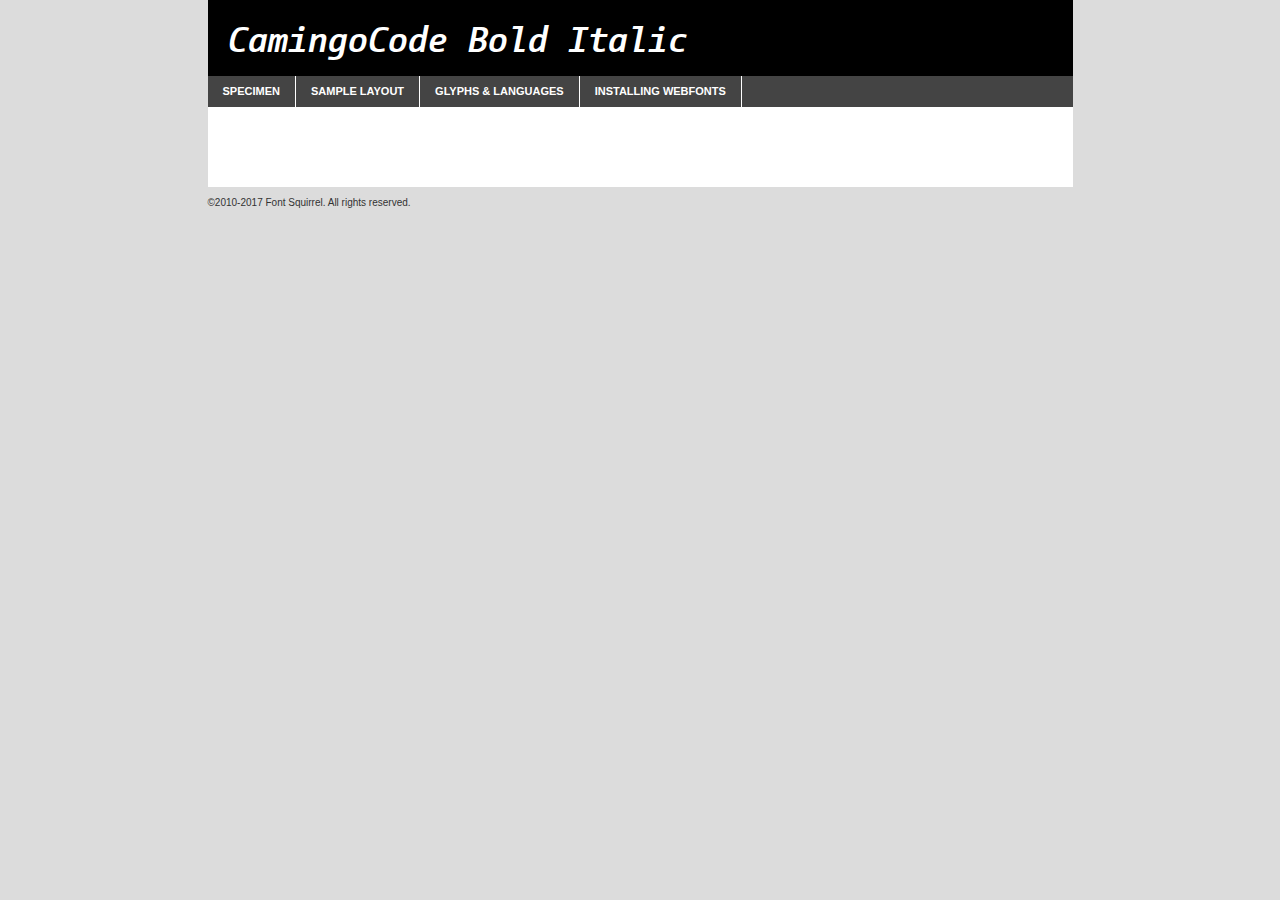
<file: fonts/camingocode_bold_italic-demo.html>
<!DOCTYPE html PUBLIC "-//W3C//DTD XHTML 1.0 Transitional//EN"
	"http://www.w3.org/TR/xhtml1/DTD/xhtml1-transitional.dtd">

<html xmlns="http://www.w3.org/1999/xhtml" xml:lang="en" lang="en">
<head>
	<meta http-equiv="Content-Type" content="text/html; charset=utf-8" />
	<script src="http://ajax.googleapis.com/ajax/libs/jquery/1.7.2/jquery.min.js" type="text/javascript" charset="utf-8"></script>
	<script type="text/javascript">
	(function($){$.fn.easyTabs=function(option){var param=jQuery.extend({fadeSpeed:"fast",defaultContent:1,activeClass:'active'},option);$(this).each(function(){var thisId="#"+this.id;if(param.defaultContent==''){param.defaultContent=1;}
	if(typeof param.defaultContent=="number")
	{var defaultTab=$(thisId+" .tabs li:eq("+(param.defaultContent-1)+") a").attr('href').substr(1);}else{var defaultTab=param.defaultContent;}
	$(thisId+" .tabs li a").each(function(){var tabToHide=$(this).attr('href').substr(1);$("#"+tabToHide).addClass('easytabs-tab-content');});hideAll();changeContent(defaultTab);function hideAll(){$(thisId+" .easytabs-tab-content").hide();}
	function changeContent(tabId){hideAll();$(thisId+" .tabs li").removeClass(param.activeClass);$(thisId+" .tabs li a[href=#"+tabId+"]").closest('li').addClass(param.activeClass);if(param.fadeSpeed!="none")
	{$(thisId+" #"+tabId).fadeIn(param.fadeSpeed);}else{$(thisId+" #"+tabId).show();}}
	$(thisId+" .tabs li").click(function(){var tabId=$(this).find('a').attr('href').substr(1);changeContent(tabId);return false;});});}})(jQuery);
	</script>
	<link rel="stylesheet" href="specimen_files/specimen_stylesheet.css" type="text/css" charset="utf-8" />
	<link rel="stylesheet" href="stylesheet.css" type="text/css" charset="utf-8" />

	<style type="text/css">
					body{
				font-family: 'camingocodebold_italic';
							}
		</style>

	<title>CamingoCode Bold Italic Specimen</title>
	
	
	<script type="text/javascript" charset="utf-8">
		$(document).ready(function() {
			$('#container').easyTabs({defaultContent:1});
		});
	</script>
</head>

<body>
<div id="container">
	<div id="header">
		CamingoCode Bold Italic	</div>
	<ul class="tabs">
		<li><a href="#specimen">Specimen</a></li>
		<li><a href="#layout">Sample Layout</a></li>
				<li><a href="#glyphs">Glyphs &amp; Languages</a></li>
		<li><a href="#installing">Installing Webfonts</a></li>
		
	</ul>
	
	<div id="main_content">

		
			<div id="specimen">
		
				<div class="section">
					<div class="grid12 firstcol">
						<div class="huge">AaBb</div>
					</div>
				</div>
		
				<div class="section">
					<div class="glyph_range">A&#x200B;B&#x200b;C&#x200b;D&#x200b;E&#x200b;F&#x200b;G&#x200b;H&#x200b;I&#x200b;J&#x200b;K&#x200b;L&#x200b;M&#x200b;N&#x200b;O&#x200b;P&#x200b;Q&#x200b;R&#x200b;S&#x200b;T&#x200b;U&#x200b;V&#x200b;W&#x200b;X&#x200b;Y&#x200b;Z&#x200b;a&#x200b;b&#x200b;c&#x200b;d&#x200b;e&#x200b;f&#x200b;g&#x200b;h&#x200b;i&#x200b;j&#x200b;k&#x200b;l&#x200b;m&#x200b;n&#x200b;o&#x200b;p&#x200b;q&#x200b;r&#x200b;s&#x200b;t&#x200b;u&#x200b;v&#x200b;w&#x200b;x&#x200b;y&#x200b;z&#x200b;1&#x200b;2&#x200b;3&#x200b;4&#x200b;5&#x200b;6&#x200b;7&#x200b;8&#x200b;9&#x200b;0&#x200b;&amp;&#x200b;.&#x200b;,&#x200b;?&#x200b;!&#x200b;&#64;&#x200b;(&#x200b;)&#x200b;#&#x200b;$&#x200b;%&#x200b;*&#x200b;+&#x200b;-&#x200b;=&#x200b;:&#x200b;;</div>
				</div>
				<div class="section">
					<div class="grid12 firstcol">
						<table class="sample_table">
							<tr><td>10</td><td class="size10">abcdefghijklmnopqrstuvwxyzABCDEFGHIJKLMNOPQRSTUVWXYZ0123456789abcdefghijklmnopqrstuvwxyzABCDEFGHIJKLMNOPQRSTUVWXYZ0123456789abcdefghijklmnopqrstuvwxyzABCDEFGHIJKLMNOPQRSTUVWXYZ</td></tr>
							<tr><td>11</td><td class="size11">abcdefghijklmnopqrstuvwxyzABCDEFGHIJKLMNOPQRSTUVWXYZ0123456789abcdefghijklmnopqrstuvwxyzABCDEFGHIJKLMNOPQRSTUVWXYZ0123456789abcdefghijklmnopqrstuvwxyzABCDEFGHIJKLMNOPQRSTUVWXYZ</td></tr>
							<tr><td>12</td><td class="size12">abcdefghijklmnopqrstuvwxyzABCDEFGHIJKLMNOPQRSTUVWXYZ0123456789abcdefghijklmnopqrstuvwxyzABCDEFGHIJKLMNOPQRSTUVWXYZ0123456789abcdefghijklmnopqrstuvwxyzABCDEFGHIJKLMNOPQRSTUVWXYZ</td></tr>
							<tr><td>13</td><td class="size13">abcdefghijklmnopqrstuvwxyzABCDEFGHIJKLMNOPQRSTUVWXYZ0123456789abcdefghijklmnopqrstuvwxyzABCDEFGHIJKLMNOPQRSTUVWXYZ0123456789abcdefghijklmnopqrstuvwxyzABCDEFGHIJKLMNOPQRSTUVWXYZ</td></tr>
							<tr><td>14</td><td class="size14">abcdefghijklmnopqrstuvwxyzABCDEFGHIJKLMNOPQRSTUVWXYZ0123456789abcdefghijklmnopqrstuvwxyzABCDEFGHIJKLMNOPQRSTUVWXYZ0123456789abcdefghijklmnopqrstuvwxyzABCDEFGHIJKLMNOPQRSTUVWXYZ</td></tr>
							<tr><td>16</td><td class="size16">abcdefghijklmnopqrstuvwxyzABCDEFGHIJKLMNOPQRSTUVWXYZ0123456789abcdefghijklmnopqrstuvwxyzABCDEFGHIJKLMNOPQRSTUVWXYZ</td></tr>
							<tr><td>18</td><td class="size18">abcdefghijklmnopqrstuvwxyzABCDEFGHIJKLMNOPQRSTUVWXYZ0123456789abcdefghijklmnopqrstuvwxyzABCDEFGHIJKLMNOPQRSTUVWXYZ</td></tr>
							<tr><td>20</td><td class="size20">abcdefghijklmnopqrstuvwxyzABCDEFGHIJKLMNOPQRSTUVWXYZ0123456789abcdefghijklmnopqrstuvwxyzABCDEFGHIJKLMNOPQRSTUVWXYZ</td></tr>
							<tr><td>24</td><td class="size24">abcdefghijklmnopqrstuvwxyzABCDEFGHIJKLMNOPQRSTUVWXYZ0123456789abcdefghijklmnopqrstuvwxyzABCDEFGHIJKLMNOPQRSTUVWXYZ</td></tr>
							<tr><td>30</td><td class="size30">abcdefghijklmnopqrstuvwxyzABCDEFGHIJKLMNOPQRSTUVWXYZ0123456789abcdefghijklmnopqrstuvwxyzABCDEFGHIJKLMNOPQRSTUVWXYZ</td></tr>
							<tr><td>36</td><td class="size36">abcdefghijklmnopqrstuvwxyzABCDEFGHIJKLMNOPQRSTUVWXYZ0123456789abcdefghijklmnopqrstuvwxyzABCDEFGHIJKLMNOPQRSTUVWXYZ</td></tr>
							<tr><td>48</td><td class="size48">abcdefghijklmnopqrstuvwxyzABCDEFGHIJKLMNOPQRSTUVWXYZ0123456789abcdefghijklmnopqrstuvwxyzABCDEFGHIJKLMNOPQRSTUVWXYZ</td></tr>
							<tr><td>60</td><td class="size60">abcdefghijklmnopqrstuvwxyzABCDEFGHIJKLMNOPQRSTUVWXYZ0123456789abcdefghijklmnopqrstuvwxyzABCDEFGHIJKLMNOPQRSTUVWXYZ</td></tr>
							<tr><td>72</td><td class="size72">abcdefghijklmnopqrstuvwxyzABCDEFGHIJKLMNOPQRSTUVWXYZ0123456789abcdefghijklmnopqrstuvwxyzABCDEFGHIJKLMNOPQRSTUVWXYZ</td></tr>
							<tr><td>90</td><td class="size90">abcdefghijklmnopqrstuvwxyzABCDEFGHIJKLMNOPQRSTUVWXYZ0123456789abcdefghijklmnopqrstuvwxyzABCDEFGHIJKLMNOPQRSTUVWXYZ</td></tr>
						</table>
				
					</div>
			
				</div>
		
		
		
								<div class="section" id="bodycomparison">


										<div id="xheight">
				<div class="fontbody">&#x25FC;&#x25FC;&#x25FC;&#x25FC;&#x25FC;&#x25FC;&#x25FC;&#x25FC;&#x25FC;&#x25FC;&#x25FC;&#x25FC;&#x25FC;&#x25FC;&#x25FC;&#x25FC;&#x25FC;&#x25FC;&#x25FC;&#x25FC;&#x25FC;&#x25FC;&#x25FC;&#x25FC;&#x25FC;&#x25FC;&#x25FC;&#x25FC;&#x25FC;&#x25FC;&#x25FC;&#x25FC;&#x25FC;&#x25FC;&#x25FC;&#x25FC;&#x25FC;&#x25FC;&#x25FC;&#x25FC;&#x25FC;&#x25FC;&#x25FC;&#x25FC;&#x25FC;&#x25FC;&#x25FC;&#x25FC;&#x25FC;&#x25FC;&#x25FC;&#x25FC;&#x25FC;&#x25FC;&#x25FC;&#x25FC;&#x25FC;&#x25FC;&#x25FC;&#x25FC;&#x25FC;&#x25FC;&#x25FC;&#x25FC;&#x25FC;&#x25FC;&#x25FC;&#x25FC;&#x25FC;&#x25FC;&#x25FC;&#x25FC;&#x25FC;&#x25FC;&#x25FC;&#x25FC;&#x25FC;&#x25FC;&#x25FC;&#x25FC;&#x25FC;&#x25FC;&#x25FC;&#x25FC;&#x25FC;&#x25FC;&#x25FC;&#x25FC;&#x25FC;&#x25FC;&#x25FC;&#x25FC;&#x25FC;&#x25FC;&#x25FC;&#x25FC;&#x25FC;&#x25FC;&#x25FC;body</div><div class="arialbody">body</div><div class="verdanabody">body</div><div class="georgiabody">body</div></div>
										<div class="fontbody" style="z-index:1">
											body<span>CamingoCode Bold Italic</span>
										</div>
										<div class="arialbody" style="z-index:1">
											body<span>Arial</span>
										</div>
										<div class="verdanabody" style="z-index:1">
											body<span>Verdana</span>
										</div>
										<div class="georgiabody" style="z-index:1">
											body<span>Georgia</span>
										</div>



								</div>
		
		
				<div class="section psample psample_row1" id="">
					
					<div class="grid2 firstcol">
						<p class="size10"><span>10.</span>Aenean lacinia bibendum nulla sed consectetur. Fusce dapibus, tellus ac cursus commodo, tortor mauris condimentum nibh, ut fermentum massa justo sit amet risus. Nullam id dolor id nibh ultricies vehicula ut id elit. Cum sociis natoque penatibus et magnis dis parturient montes, nascetur ridiculus mus. Nulla vitae elit libero, a pharetra augue.</p>
			
					</div>
					<div class="grid3">
						<p class="size11"><span>11.</span>Aenean lacinia bibendum nulla sed consectetur. Fusce dapibus, tellus ac cursus commodo, tortor mauris condimentum nibh, ut fermentum massa justo sit amet risus. Nullam id dolor id nibh ultricies vehicula ut id elit. Cum sociis natoque penatibus et magnis dis parturient montes, nascetur ridiculus mus. Nulla vitae elit libero, a pharetra augue.</p>
			
					</div>
					<div class="grid3">
						<p class="size12"><span>12.</span>Aenean lacinia bibendum nulla sed consectetur. Fusce dapibus, tellus ac cursus commodo, tortor mauris condimentum nibh, ut fermentum massa justo sit amet risus. Nullam id dolor id nibh ultricies vehicula ut id elit. Cum sociis natoque penatibus et magnis dis parturient montes, nascetur ridiculus mus. Nulla vitae elit libero, a pharetra augue.</p>
			
					</div>
					<div class="grid4">
						<p class="size13"><span>13.</span>Aenean lacinia bibendum nulla sed consectetur. Fusce dapibus, tellus ac cursus commodo, tortor mauris condimentum nibh, ut fermentum massa justo sit amet risus. Nullam id dolor id nibh ultricies vehicula ut id elit. Cum sociis natoque penatibus et magnis dis parturient montes, nascetur ridiculus mus. Nulla vitae elit libero, a pharetra augue.</p>
			
					</div>
					<div class="white_blend"></div>
					
				</div>
				<div class="section psample psample_row2" id="">
					<div class="grid3 firstcol">
						<p class="size14"><span>14.</span>Aenean lacinia bibendum nulla sed consectetur. Fusce dapibus, tellus ac cursus commodo, tortor mauris condimentum nibh, ut fermentum massa justo sit amet risus. Nullam id dolor id nibh ultricies vehicula ut id elit. Cum sociis natoque penatibus et magnis dis parturient montes, nascetur ridiculus mus. Nulla vitae elit libero, a pharetra augue.</p>
			
					</div>
					<div class="grid4">
						<p class="size16"><span>16.</span>Aenean lacinia bibendum nulla sed consectetur. Fusce dapibus, tellus ac cursus commodo, tortor mauris condimentum nibh, ut fermentum massa justo sit amet risus. Nullam id dolor id nibh ultricies vehicula ut id elit. Cum sociis natoque penatibus et magnis dis parturient montes, nascetur ridiculus mus. Nulla vitae elit libero, a pharetra augue.</p>
			
					</div>
					<div class="grid5">
						<p class="size18"><span>18.</span>Aenean lacinia bibendum nulla sed consectetur. Fusce dapibus, tellus ac cursus commodo, tortor mauris condimentum nibh, ut fermentum massa justo sit amet risus. Nullam id dolor id nibh ultricies vehicula ut id elit. Cum sociis natoque penatibus et magnis dis parturient montes, nascetur ridiculus mus. Nulla vitae elit libero, a pharetra augue.</p>
			
					</div>

					<div class="white_blend"></div>

				</div>
				
				<div class="section psample psample_row3" id="">
					<div class="grid5 firstcol">
						<p class="size20"><span>20.</span>Aenean lacinia bibendum nulla sed consectetur. Fusce dapibus, tellus ac cursus commodo, tortor mauris condimentum nibh, ut fermentum massa justo sit amet risus. Nullam id dolor id nibh ultricies vehicula ut id elit. Cum sociis natoque penatibus et magnis dis parturient montes, nascetur ridiculus mus. Nulla vitae elit libero, a pharetra augue.</p>
					</div>
					<div class="grid7">
						<p class="size24"><span>24.</span>Aenean lacinia bibendum nulla sed consectetur. Fusce dapibus, tellus ac cursus commodo, tortor mauris condimentum nibh, ut fermentum massa justo sit amet risus. Nullam id dolor id nibh ultricies vehicula ut id elit. Cum sociis natoque penatibus et magnis dis parturient montes, nascetur ridiculus mus. Nulla vitae elit libero, a pharetra augue.</p>
					</div>
					
					<div class="white_blend"></div>
					
				</div>
				
				<div class="section psample psample_row4" id="">
					<div class="grid12 firstcol">
						<p class="size30"><span>30.</span>Aenean lacinia bibendum nulla sed consectetur. Fusce dapibus, tellus ac cursus commodo, tortor mauris condimentum nibh, ut fermentum massa justo sit amet risus. Nullam id dolor id nibh ultricies vehicula ut id elit. Cum sociis natoque penatibus et magnis dis parturient montes, nascetur ridiculus mus. Nulla vitae elit libero, a pharetra augue.</p>
					</div>
					<div class="white_blend"></div>
					
				</div>
				
				
				
				<div class="section psample psample_row1 fullreverse">
					<div class="grid2 firstcol">
						<p class="size10"><span>10.</span>Aenean lacinia bibendum nulla sed consectetur. Fusce dapibus, tellus ac cursus commodo, tortor mauris condimentum nibh, ut fermentum massa justo sit amet risus. Nullam id dolor id nibh ultricies vehicula ut id elit. Cum sociis natoque penatibus et magnis dis parturient montes, nascetur ridiculus mus. Nulla vitae elit libero, a pharetra augue.</p>
			
					</div>
					<div class="grid3">
						<p class="size11"><span>11.</span>Aenean lacinia bibendum nulla sed consectetur. Fusce dapibus, tellus ac cursus commodo, tortor mauris condimentum nibh, ut fermentum massa justo sit amet risus. Nullam id dolor id nibh ultricies vehicula ut id elit. Cum sociis natoque penatibus et magnis dis parturient montes, nascetur ridiculus mus. Nulla vitae elit libero, a pharetra augue.</p>
			
					</div>
					<div class="grid3">
						<p class="size12"><span>12.</span>Aenean lacinia bibendum nulla sed consectetur. Fusce dapibus, tellus ac cursus commodo, tortor mauris condimentum nibh, ut fermentum massa justo sit amet risus. Nullam id dolor id nibh ultricies vehicula ut id elit. Cum sociis natoque penatibus et magnis dis parturient montes, nascetur ridiculus mus. Nulla vitae elit libero, a pharetra augue.</p>
			
					</div>
					<div class="grid4">
						<p class="size13"><span>13.</span>Aenean lacinia bibendum nulla sed consectetur. Fusce dapibus, tellus ac cursus commodo, tortor mauris condimentum nibh, ut fermentum massa justo sit amet risus. Nullam id dolor id nibh ultricies vehicula ut id elit. Cum sociis natoque penatibus et magnis dis parturient montes, nascetur ridiculus mus. Nulla vitae elit libero, a pharetra augue.</p>
			
					</div>
					<div class="black_blend"></div>
					
				</div>
				
				<div class="section psample psample_row2 fullreverse">
					<div class="grid3 firstcol">
						<p class="size14"><span>14.</span>Aenean lacinia bibendum nulla sed consectetur. Fusce dapibus, tellus ac cursus commodo, tortor mauris condimentum nibh, ut fermentum massa justo sit amet risus. Nullam id dolor id nibh ultricies vehicula ut id elit. Cum sociis natoque penatibus et magnis dis parturient montes, nascetur ridiculus mus. Nulla vitae elit libero, a pharetra augue.</p>
			
					</div>
					<div class="grid4">
						<p class="size16"><span>16.</span>Aenean lacinia bibendum nulla sed consectetur. Fusce dapibus, tellus ac cursus commodo, tortor mauris condimentum nibh, ut fermentum massa justo sit amet risus. Nullam id dolor id nibh ultricies vehicula ut id elit. Cum sociis natoque penatibus et magnis dis parturient montes, nascetur ridiculus mus. Nulla vitae elit libero, a pharetra augue.</p>
			
					</div>
					<div class="grid5">
						<p class="size18"><span>18.</span>Aenean lacinia bibendum nulla sed consectetur. Fusce dapibus, tellus ac cursus commodo, tortor mauris condimentum nibh, ut fermentum massa justo sit amet risus. Nullam id dolor id nibh ultricies vehicula ut id elit. Cum sociis natoque penatibus et magnis dis parturient montes, nascetur ridiculus mus. Nulla vitae elit libero, a pharetra augue.</p>
			
					</div>
					<div class="black_blend"></div>

				</div>
				
				<div class="section psample fullreverse psample_row3" id="">
					<div class="grid5 firstcol">
						<p class="size20"><span>20.</span>Aenean lacinia bibendum nulla sed consectetur. Fusce dapibus, tellus ac cursus commodo, tortor mauris condimentum nibh, ut fermentum massa justo sit amet risus. Nullam id dolor id nibh ultricies vehicula ut id elit. Cum sociis natoque penatibus et magnis dis parturient montes, nascetur ridiculus mus. Nulla vitae elit libero, a pharetra augue.</p>
					</div>
					<div class="grid7">
						<p class="size24"><span>24.</span>Aenean lacinia bibendum nulla sed consectetur. Fusce dapibus, tellus ac cursus commodo, tortor mauris condimentum nibh, ut fermentum massa justo sit amet risus. Nullam id dolor id nibh ultricies vehicula ut id elit. Cum sociis natoque penatibus et magnis dis parturient montes, nascetur ridiculus mus. Nulla vitae elit libero, a pharetra augue.</p>
					</div>
					
					<div class="black_blend"></div>
					
				</div>
				
				<div class="section psample fullreverse psample_row4" id="" style="border-bottom: 20px #000 solid;">
					<div class="grid12 firstcol">
						<p class="size30"><span>30.</span>Aenean lacinia bibendum nulla sed consectetur. Fusce dapibus, tellus ac cursus commodo, tortor mauris condimentum nibh, ut fermentum massa justo sit amet risus. Nullam id dolor id nibh ultricies vehicula ut id elit. Cum sociis natoque penatibus et magnis dis parturient montes, nascetur ridiculus mus. Nulla vitae elit libero, a pharetra augue.</p>
					</div>
					<div class="black_blend"></div>
					
				</div>
				
				
				
				
			</div>
			
			<div id="layout">
				
				<div class="section">
					
					<div class="grid12 firstcol">
						<h1>Lorem Ipsum Dolor</h1>
						<h2>Etiam porta sem malesuada magna mollis euismod</h2>
						
						<p class="byline">By <a href="#link">Aenean Lacinia</a></p>
					</div>
				</div>
				<div class="section">
					<div class="grid8 firstcol">
						<p class="large">Donec sed odio dui. Morbi leo risus, porta ac consectetur ac, vestibulum at eros. Fusce dapibus, tellus ac cursus commodo, tortor mauris condimentum nibh, ut fermentum massa justo sit amet risus. </p>

						
						<h3>Pellentesque ornare sem</h3>

						<p>Maecenas sed diam eget risus varius blandit sit amet non magna. Maecenas faucibus mollis interdum. Donec ullamcorper nulla non metus auctor fringilla. Nullam id dolor id nibh ultricies vehicula ut id elit. Nullam id dolor id nibh ultricies vehicula ut id elit. </p>

						<p>Aenean eu leo quam. Pellentesque ornare sem lacinia quam venenatis vestibulum. Lorem ipsum dolor sit amet, consectetur adipiscing elit. Cum sociis natoque penatibus et magnis dis parturient montes, nascetur ridiculus mus. </p>

						<p>Nulla vitae elit libero, a pharetra augue. Praesent commodo cursus magna, vel scelerisque nisl consectetur et. Aenean lacinia bibendum nulla sed consectetur. </p>

						<p>Nullam quis risus eget urna mollis ornare vel eu leo. Nullam quis risus eget urna mollis ornare vel eu leo. Maecenas sed diam eget risus varius blandit sit amet non magna. Donec ullamcorper nulla non metus auctor fringilla. </p>

						<h3>Cras mattis consectetur</h3>

						<p>Aenean eu leo quam. Pellentesque ornare sem lacinia quam venenatis vestibulum. Aenean lacinia bibendum nulla sed consectetur. Integer posuere erat a ante venenatis dapibus posuere velit aliquet. Cras mattis consectetur purus sit amet fermentum. </p>

						<p>Nullam id dolor id nibh ultricies vehicula ut id elit. Nullam quis risus eget urna mollis ornare vel eu leo. Cras mattis consectetur purus sit amet fermentum.</p>
					</div>
					
					<div class="grid4 sidebar">
						
						<div class="box reverse">
							<p class="last">Nullam quis risus eget urna mollis ornare vel eu leo. Donec ullamcorper nulla non metus auctor fringilla. Cras mattis consectetur purus sit amet fermentum. Sed posuere consectetur est at lobortis. Lorem ipsum dolor sit amet, consectetur adipiscing elit. </p>
						</div>
						
						<p class="caption">Maecenas sed diam eget risus varius.</p>

						<p>Vestibulum id ligula porta felis euismod semper. Integer posuere erat a ante venenatis dapibus posuere velit aliquet. Vestibulum id ligula porta felis euismod semper. Sed posuere consectetur est at lobortis. Maecenas sed diam eget risus varius blandit sit amet non magna. Fusce dapibus, tellus ac cursus commodo, tortor mauris condimentum nibh, ut fermentum massa justo sit amet risus. </p>

					

						<p>Duis mollis, est non commodo luctus, nisi erat porttitor ligula, eget lacinia odio sem nec elit. Aenean lacinia bibendum nulla sed consectetur. Vivamus sagittis lacus vel augue laoreet rutrum faucibus dolor auctor. Aenean lacinia bibendum nulla sed consectetur. Nullam quis risus eget urna mollis ornare vel eu leo. </p>

						<p>Praesent commodo cursus magna, vel scelerisque nisl consectetur et. Donec ullamcorper nulla non metus auctor fringilla. Maecenas faucibus mollis interdum. Fusce dapibus, tellus ac cursus commodo, tortor mauris condimentum nibh, ut fermentum massa justo sit amet risus. </p>

					</div>
				</div>
				
			</div>


			



		<div id="glyphs">
			<div class="section">
				<div class="grid12 firstcol">
			
				<h1>Language Support</h1>
				<p>The subset of CamingoCode Bold Italic in this kit supports the following languages:<br />
			
					Albanian, Basque, Breton, Chamorro, Danish, Dutch, English, Faroese, Finnish, French, Frisian, Galician, German, Icelandic, Italian, Malagasy, Norwegian, Portuguese, Spanish, Alsatian, Aragonese, Arapaho, Arrernte, Asturian, Aymara, Bislama, Cebuano, Corsican, Fijian, French_creole, Genoese, Gilbertese, Greenlandic, Haitian_creole, Hiligaynon, Hmong, Hopi, Ibanag, Iloko_ilokano, Indonesian, Interglossa_glosa, Interlingua, Irish_gaelic, Jerriais, Lojban, Lombard, Luxembourgeois, Manx, Mohawk, Norfolk_pitcairnese, Occitan, Oromo, Pangasinan, Papiamento, Piedmontese, Potawatomi, Rhaeto-romance, Romansh, Rotokas, Sami_lule, Samoan, Sardinian, Scots_gaelic, Seychelles_creole, Shona, Sicilian, Somali, Southern_ndebele, Swahili, Swati_swazi, Tagalog_filipino_pilipino, Tetum, Tok_pisin, Uyghur_latinized, Volapuk, Walloon, Warlpiri, Xhosa, Yapese, Zulu, Latinbasic, Ubasic, Demo				</p>
				<h1>Glyph Chart</h1>
				<p>The subset of CamingoCode Bold Italic in this kit includes all the glyphs listed below. Unicode entities are included above each glyph to help you insert individual characters into your layout.</p>
				<div id="glyph_chart">
			
																														 <div><p>&amp;#13;</p>&#13;</div>
																				 <div><p>&amp;#32;</p>&#32;</div>
																				 <div><p>&amp;#33;</p>&#33;</div>
																				 <div><p>&amp;#34;</p>&#34;</div>
																				 <div><p>&amp;#35;</p>&#35;</div>
																				 <div><p>&amp;#36;</p>&#36;</div>
																				 <div><p>&amp;#37;</p>&#37;</div>
																				 <div><p>&amp;#38;</p>&#38;</div>
																				 <div><p>&amp;#39;</p>&#39;</div>
																				 <div><p>&amp;#40;</p>&#40;</div>
																				 <div><p>&amp;#41;</p>&#41;</div>
																				 <div><p>&amp;#42;</p>&#42;</div>
																				 <div><p>&amp;#43;</p>&#43;</div>
																				 <div><p>&amp;#44;</p>&#44;</div>
																				 <div><p>&amp;#45;</p>&#45;</div>
																				 <div><p>&amp;#46;</p>&#46;</div>
																				 <div><p>&amp;#47;</p>&#47;</div>
																				 <div><p>&amp;#48;</p>&#48;</div>
																				 <div><p>&amp;#49;</p>&#49;</div>
																				 <div><p>&amp;#50;</p>&#50;</div>
																				 <div><p>&amp;#51;</p>&#51;</div>
																				 <div><p>&amp;#52;</p>&#52;</div>
																				 <div><p>&amp;#53;</p>&#53;</div>
																				 <div><p>&amp;#54;</p>&#54;</div>
																				 <div><p>&amp;#55;</p>&#55;</div>
																				 <div><p>&amp;#56;</p>&#56;</div>
																				 <div><p>&amp;#57;</p>&#57;</div>
																				 <div><p>&amp;#58;</p>&#58;</div>
																				 <div><p>&amp;#59;</p>&#59;</div>
																				 <div><p>&amp;#60;</p>&#60;</div>
																				 <div><p>&amp;#61;</p>&#61;</div>
																				 <div><p>&amp;#62;</p>&#62;</div>
																				 <div><p>&amp;#63;</p>&#63;</div>
																				 <div><p>&amp;#64;</p>&#64;</div>
																				 <div><p>&amp;#65;</p>&#65;</div>
																				 <div><p>&amp;#66;</p>&#66;</div>
																				 <div><p>&amp;#67;</p>&#67;</div>
																				 <div><p>&amp;#68;</p>&#68;</div>
																				 <div><p>&amp;#69;</p>&#69;</div>
																				 <div><p>&amp;#70;</p>&#70;</div>
																				 <div><p>&amp;#71;</p>&#71;</div>
																				 <div><p>&amp;#72;</p>&#72;</div>
																				 <div><p>&amp;#73;</p>&#73;</div>
																				 <div><p>&amp;#74;</p>&#74;</div>
																				 <div><p>&amp;#75;</p>&#75;</div>
																				 <div><p>&amp;#76;</p>&#76;</div>
																				 <div><p>&amp;#77;</p>&#77;</div>
																				 <div><p>&amp;#78;</p>&#78;</div>
																				 <div><p>&amp;#79;</p>&#79;</div>
																				 <div><p>&amp;#80;</p>&#80;</div>
																				 <div><p>&amp;#81;</p>&#81;</div>
																				 <div><p>&amp;#82;</p>&#82;</div>
																				 <div><p>&amp;#83;</p>&#83;</div>
																				 <div><p>&amp;#84;</p>&#84;</div>
																				 <div><p>&amp;#85;</p>&#85;</div>
																				 <div><p>&amp;#86;</p>&#86;</div>
																				 <div><p>&amp;#87;</p>&#87;</div>
																				 <div><p>&amp;#88;</p>&#88;</div>
																				 <div><p>&amp;#89;</p>&#89;</div>
																				 <div><p>&amp;#90;</p>&#90;</div>
																				 <div><p>&amp;#91;</p>&#91;</div>
																				 <div><p>&amp;#92;</p>&#92;</div>
																				 <div><p>&amp;#93;</p>&#93;</div>
																				 <div><p>&amp;#94;</p>&#94;</div>
																				 <div><p>&amp;#95;</p>&#95;</div>
																				 <div><p>&amp;#96;</p>&#96;</div>
																				 <div><p>&amp;#97;</p>&#97;</div>
																				 <div><p>&amp;#98;</p>&#98;</div>
																				 <div><p>&amp;#99;</p>&#99;</div>
																				 <div><p>&amp;#100;</p>&#100;</div>
																				 <div><p>&amp;#101;</p>&#101;</div>
																				 <div><p>&amp;#102;</p>&#102;</div>
																				 <div><p>&amp;#103;</p>&#103;</div>
																				 <div><p>&amp;#104;</p>&#104;</div>
																				 <div><p>&amp;#105;</p>&#105;</div>
																				 <div><p>&amp;#106;</p>&#106;</div>
																				 <div><p>&amp;#107;</p>&#107;</div>
																				 <div><p>&amp;#108;</p>&#108;</div>
																				 <div><p>&amp;#109;</p>&#109;</div>
																				 <div><p>&amp;#110;</p>&#110;</div>
																				 <div><p>&amp;#111;</p>&#111;</div>
																				 <div><p>&amp;#112;</p>&#112;</div>
																				 <div><p>&amp;#113;</p>&#113;</div>
																				 <div><p>&amp;#114;</p>&#114;</div>
																				 <div><p>&amp;#115;</p>&#115;</div>
																				 <div><p>&amp;#116;</p>&#116;</div>
																				 <div><p>&amp;#117;</p>&#117;</div>
																				 <div><p>&amp;#118;</p>&#118;</div>
																				 <div><p>&amp;#119;</p>&#119;</div>
																				 <div><p>&amp;#120;</p>&#120;</div>
																				 <div><p>&amp;#121;</p>&#121;</div>
																				 <div><p>&amp;#122;</p>&#122;</div>
																				 <div><p>&amp;#123;</p>&#123;</div>
																				 <div><p>&amp;#124;</p>&#124;</div>
																				 <div><p>&amp;#125;</p>&#125;</div>
																				 <div><p>&amp;#126;</p>&#126;</div>
																				 <div><p>&amp;#160;</p>&#160;</div>
																				 <div><p>&amp;#161;</p>&#161;</div>
																				 <div><p>&amp;#162;</p>&#162;</div>
																				 <div><p>&amp;#163;</p>&#163;</div>
																				 <div><p>&amp;#164;</p>&#164;</div>
																				 <div><p>&amp;#165;</p>&#165;</div>
																				 <div><p>&amp;#166;</p>&#166;</div>
																				 <div><p>&amp;#167;</p>&#167;</div>
																				 <div><p>&amp;#168;</p>&#168;</div>
																				 <div><p>&amp;#169;</p>&#169;</div>
																				 <div><p>&amp;#170;</p>&#170;</div>
																				 <div><p>&amp;#171;</p>&#171;</div>
																				 <div><p>&amp;#172;</p>&#172;</div>
																				 <div><p>&amp;#173;</p>&#173;</div>
																				 <div><p>&amp;#174;</p>&#174;</div>
																				 <div><p>&amp;#175;</p>&#175;</div>
																				 <div><p>&amp;#176;</p>&#176;</div>
																				 <div><p>&amp;#177;</p>&#177;</div>
																				 <div><p>&amp;#178;</p>&#178;</div>
																				 <div><p>&amp;#179;</p>&#179;</div>
																				 <div><p>&amp;#180;</p>&#180;</div>
																				 <div><p>&amp;#181;</p>&#181;</div>
																				 <div><p>&amp;#182;</p>&#182;</div>
																				 <div><p>&amp;#183;</p>&#183;</div>
																				 <div><p>&amp;#184;</p>&#184;</div>
																				 <div><p>&amp;#185;</p>&#185;</div>
																				 <div><p>&amp;#186;</p>&#186;</div>
																				 <div><p>&amp;#187;</p>&#187;</div>
																				 <div><p>&amp;#188;</p>&#188;</div>
																				 <div><p>&amp;#189;</p>&#189;</div>
																				 <div><p>&amp;#190;</p>&#190;</div>
																				 <div><p>&amp;#191;</p>&#191;</div>
																				 <div><p>&amp;#192;</p>&#192;</div>
																				 <div><p>&amp;#193;</p>&#193;</div>
																				 <div><p>&amp;#194;</p>&#194;</div>
																				 <div><p>&amp;#195;</p>&#195;</div>
																				 <div><p>&amp;#196;</p>&#196;</div>
																				 <div><p>&amp;#197;</p>&#197;</div>
																				 <div><p>&amp;#198;</p>&#198;</div>
																				 <div><p>&amp;#199;</p>&#199;</div>
																				 <div><p>&amp;#200;</p>&#200;</div>
																				 <div><p>&amp;#201;</p>&#201;</div>
																				 <div><p>&amp;#202;</p>&#202;</div>
																				 <div><p>&amp;#203;</p>&#203;</div>
																				 <div><p>&amp;#204;</p>&#204;</div>
																				 <div><p>&amp;#205;</p>&#205;</div>
																				 <div><p>&amp;#206;</p>&#206;</div>
																				 <div><p>&amp;#207;</p>&#207;</div>
																				 <div><p>&amp;#208;</p>&#208;</div>
																				 <div><p>&amp;#209;</p>&#209;</div>
																				 <div><p>&amp;#210;</p>&#210;</div>
																				 <div><p>&amp;#211;</p>&#211;</div>
																				 <div><p>&amp;#212;</p>&#212;</div>
																				 <div><p>&amp;#213;</p>&#213;</div>
																				 <div><p>&amp;#214;</p>&#214;</div>
																				 <div><p>&amp;#215;</p>&#215;</div>
																				 <div><p>&amp;#216;</p>&#216;</div>
																				 <div><p>&amp;#217;</p>&#217;</div>
																				 <div><p>&amp;#218;</p>&#218;</div>
																				 <div><p>&amp;#219;</p>&#219;</div>
																				 <div><p>&amp;#220;</p>&#220;</div>
																				 <div><p>&amp;#221;</p>&#221;</div>
																				 <div><p>&amp;#222;</p>&#222;</div>
																				 <div><p>&amp;#223;</p>&#223;</div>
																				 <div><p>&amp;#224;</p>&#224;</div>
																				 <div><p>&amp;#225;</p>&#225;</div>
																				 <div><p>&amp;#226;</p>&#226;</div>
																				 <div><p>&amp;#227;</p>&#227;</div>
																				 <div><p>&amp;#228;</p>&#228;</div>
																				 <div><p>&amp;#229;</p>&#229;</div>
																				 <div><p>&amp;#230;</p>&#230;</div>
																				 <div><p>&amp;#231;</p>&#231;</div>
																				 <div><p>&amp;#232;</p>&#232;</div>
																				 <div><p>&amp;#233;</p>&#233;</div>
																				 <div><p>&amp;#234;</p>&#234;</div>
																				 <div><p>&amp;#235;</p>&#235;</div>
																				 <div><p>&amp;#236;</p>&#236;</div>
																				 <div><p>&amp;#237;</p>&#237;</div>
																				 <div><p>&amp;#238;</p>&#238;</div>
																				 <div><p>&amp;#239;</p>&#239;</div>
																				 <div><p>&amp;#240;</p>&#240;</div>
																				 <div><p>&amp;#241;</p>&#241;</div>
																				 <div><p>&amp;#242;</p>&#242;</div>
																				 <div><p>&amp;#243;</p>&#243;</div>
																				 <div><p>&amp;#244;</p>&#244;</div>
																				 <div><p>&amp;#245;</p>&#245;</div>
																				 <div><p>&amp;#246;</p>&#246;</div>
																				 <div><p>&amp;#247;</p>&#247;</div>
																				 <div><p>&amp;#248;</p>&#248;</div>
																				 <div><p>&amp;#249;</p>&#249;</div>
																				 <div><p>&amp;#250;</p>&#250;</div>
																				 <div><p>&amp;#251;</p>&#251;</div>
																				 <div><p>&amp;#252;</p>&#252;</div>
																				 <div><p>&amp;#253;</p>&#253;</div>
																				 <div><p>&amp;#254;</p>&#254;</div>
																				 <div><p>&amp;#255;</p>&#255;</div>
																				 <div><p>&amp;#338;</p>&#338;</div>
																				 <div><p>&amp;#339;</p>&#339;</div>
																				 <div><p>&amp;#376;</p>&#376;</div>
																				 <div><p>&amp;#710;</p>&#710;</div>
																				 <div><p>&amp;#732;</p>&#732;</div>
																				 <div><p>&amp;#8192;</p>&#8192;</div>
																				 <div><p>&amp;#8193;</p>&#8193;</div>
																				 <div><p>&amp;#8194;</p>&#8194;</div>
																				 <div><p>&amp;#8195;</p>&#8195;</div>
																				 <div><p>&amp;#8196;</p>&#8196;</div>
																				 <div><p>&amp;#8197;</p>&#8197;</div>
																				 <div><p>&amp;#8198;</p>&#8198;</div>
																				 <div><p>&amp;#8199;</p>&#8199;</div>
																				 <div><p>&amp;#8200;</p>&#8200;</div>
																				 <div><p>&amp;#8201;</p>&#8201;</div>
																				 <div><p>&amp;#8202;</p>&#8202;</div>
																				 <div><p>&amp;#8208;</p>&#8208;</div>
																				 <div><p>&amp;#8209;</p>&#8209;</div>
																				 <div><p>&amp;#8210;</p>&#8210;</div>
																				 <div><p>&amp;#8211;</p>&#8211;</div>
																				 <div><p>&amp;#8212;</p>&#8212;</div>
																				 <div><p>&amp;#8216;</p>&#8216;</div>
																				 <div><p>&amp;#8217;</p>&#8217;</div>
																				 <div><p>&amp;#8218;</p>&#8218;</div>
																				 <div><p>&amp;#8220;</p>&#8220;</div>
																				 <div><p>&amp;#8221;</p>&#8221;</div>
																				 <div><p>&amp;#8222;</p>&#8222;</div>
																				 <div><p>&amp;#8226;</p>&#8226;</div>
																				 <div><p>&amp;#8230;</p>&#8230;</div>
																				 <div><p>&amp;#8239;</p>&#8239;</div>
																				 <div><p>&amp;#8249;</p>&#8249;</div>
																				 <div><p>&amp;#8250;</p>&#8250;</div>
																				 <div><p>&amp;#8287;</p>&#8287;</div>
																				 <div><p>&amp;#8364;</p>&#8364;</div>
																				 <div><p>&amp;#8482;</p>&#8482;</div>
																				 <div><p>&amp;#9724;</p>&#9724;</div>
																												</div>	
				</div>
		
		
			</div>
		</div>
		
		
		<div id="specs">
			
		</div>
	
		<div id="installing">
			<div class="section">
				<div class="grid7 firstcol">
					<h1>Installing Webfonts</h1>
					
					<p>Webfonts are supported by all major browser platforms but not all in the same way. There are currently four different font formats that must be included in order to target all browsers. This includes TTF, WOFF, EOT and SVG.</p>
					
					<h2>1. Upload your webfonts</h2>
					<p>You must upload your webfont kit to your website. They should be in or near the same directory as your CSS files.</p>
					
					<h2>2. Include the webfont stylesheet</h2>
					<p>A special CSS @font-face declaration helps the various browsers select the appropriate font it needs without causing you a bunch of headaches. Learn more about this syntax by reading the <a href="https://www.fontspring.com/blog/further-hardening-of-the-bulletproof-syntax">Fontspring blog post</a> about it. The code for it is as follows:</p>


<code>
@font-face{ 
	font-family: 'MyWebFont';
	src: url('WebFont.eot');
	src: url('WebFont.eot?#iefix') format('embedded-opentype'),
	     url('WebFont.woff') format('woff'),
	     url('WebFont.ttf') format('truetype'),
	     url('WebFont.svg#webfont') format('svg');
}
</code>

	<p>We've already gone ahead and generated the code for you. All you have to do is link to the stylesheet in your HTML, like this:</p>
	<code>&lt;link rel=&quot;stylesheet&quot; href=&quot;stylesheet.css&quot; type=&quot;text/css&quot; charset=&quot;utf-8&quot; /&gt;</code>

					<h2>3. Modify your own stylesheet</h2>
					<p>To take advantage of your new fonts, you must tell your stylesheet to use them. Look at the original @font-face declaration above and find the property called "font-family." The name linked there will be what you use to reference the font. Prepend that webfont name to the font stack in the "font-family" property, inside the selector you want to change. For example:</p>
<code>p { font-family: 'WebFont', Arial, sans-serif; }</code>

<h2>4. Test</h2>
<p>Getting webfonts to work cross-browser <em>can</em> be tricky. Use the information in the sidebar to help you if you find that fonts aren't loading in a particular browser.</p>
				</div>
				
				<div class="grid5 sidebar">
					<div class="box">
						<h2>Troubleshooting<br />Font-Face Problems</h2>
						<p>Having trouble getting your webfonts to load in your new website? Here are some tips to sort out what might be the problem.</p>

						<h3>Fonts not showing in any browser</h3>

						<p>This sounds like you need to work on the plumbing. You either did not upload the fonts to the correct directory, or you did not link the fonts properly in the CSS. If you've confirmed that all this is correct and you still have a problem, take a look at your .htaccess file and see if requests are getting intercepted.</p>

						<h3>Fonts not loading in iPhone or iPad</h3>

						<p>The most common problem here is that you are serving the fonts from an IIS server. IIS refuses to serve files that have unknown MIME types. If that is the case, you must set the MIME type for SVG to "image/svg+xml" in the server settings. Follow these instructions from Microsoft if you need help.</p>

						<h3>Fonts not loading in Firefox</h3>

						<p>The primary reason for this failure? You are still using a version Firefox older than 3.5. So upgrade already! If that isn't it, then you are very likely serving fonts from a different domain. Firefox requires that all font assets be served from the same domain. Lastly it is possible that you need to add WOFF to your list of MIME types (if you are serving via IIS.)</p>

						<h3>Fonts not loading in IE</h3>

						<p>Are you looking at Internet Explorer on an actual Windows machine or are you cheating by using a service like Adobe BrowserLab? Many of these screenshot services do not render @font-face for IE. Best to test it on a real machine.</p>

						<h3>Fonts not loading in IE9</h3>

						<p>IE9, like Firefox, requires that fonts be served from the same domain as the website. Make sure that is the case.</p>
					</div>
				</div>
			</div>
			
		</div>
	
	</div>
	<div id="footer">
		<p>&copy;2010-2017 Font Squirrel. All rights reserved.</p>
	</div>
</div>
</body>
</html>
</file>
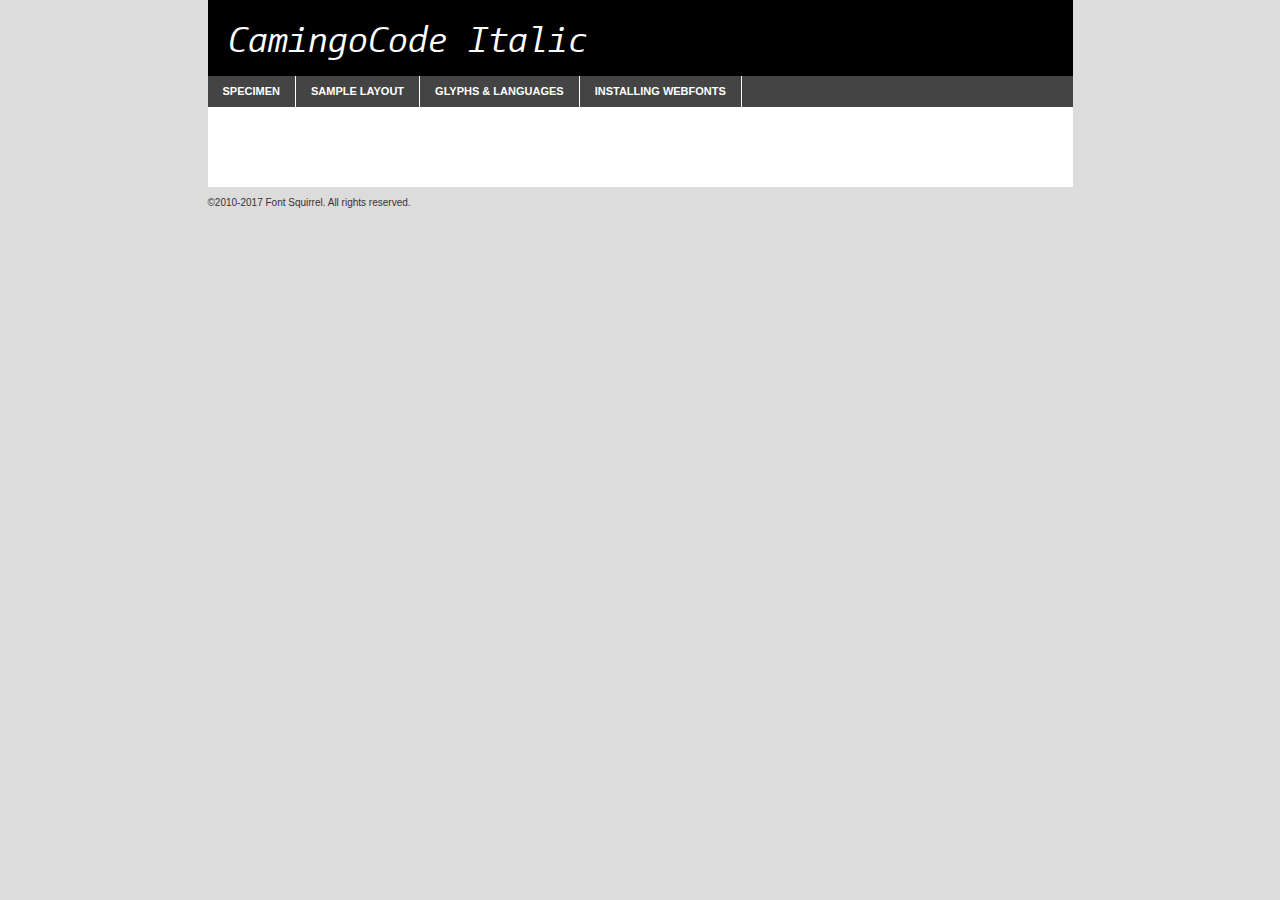
<file: fonts/camingocode_italic-demo.html>
<!DOCTYPE html PUBLIC "-//W3C//DTD XHTML 1.0 Transitional//EN"
	"http://www.w3.org/TR/xhtml1/DTD/xhtml1-transitional.dtd">

<html xmlns="http://www.w3.org/1999/xhtml" xml:lang="en" lang="en">
<head>
	<meta http-equiv="Content-Type" content="text/html; charset=utf-8" />
	<script src="http://ajax.googleapis.com/ajax/libs/jquery/1.7.2/jquery.min.js" type="text/javascript" charset="utf-8"></script>
	<script type="text/javascript">
	(function($){$.fn.easyTabs=function(option){var param=jQuery.extend({fadeSpeed:"fast",defaultContent:1,activeClass:'active'},option);$(this).each(function(){var thisId="#"+this.id;if(param.defaultContent==''){param.defaultContent=1;}
	if(typeof param.defaultContent=="number")
	{var defaultTab=$(thisId+" .tabs li:eq("+(param.defaultContent-1)+") a").attr('href').substr(1);}else{var defaultTab=param.defaultContent;}
	$(thisId+" .tabs li a").each(function(){var tabToHide=$(this).attr('href').substr(1);$("#"+tabToHide).addClass('easytabs-tab-content');});hideAll();changeContent(defaultTab);function hideAll(){$(thisId+" .easytabs-tab-content").hide();}
	function changeContent(tabId){hideAll();$(thisId+" .tabs li").removeClass(param.activeClass);$(thisId+" .tabs li a[href=#"+tabId+"]").closest('li').addClass(param.activeClass);if(param.fadeSpeed!="none")
	{$(thisId+" #"+tabId).fadeIn(param.fadeSpeed);}else{$(thisId+" #"+tabId).show();}}
	$(thisId+" .tabs li").click(function(){var tabId=$(this).find('a').attr('href').substr(1);changeContent(tabId);return false;});});}})(jQuery);
	</script>
	<link rel="stylesheet" href="specimen_files/specimen_stylesheet.css" type="text/css" charset="utf-8" />
	<link rel="stylesheet" href="stylesheet.css" type="text/css" charset="utf-8" />

	<style type="text/css">
					body{
				font-family: 'camingocodeitalic';
							}
		</style>

	<title>CamingoCode Italic Specimen</title>
	
	
	<script type="text/javascript" charset="utf-8">
		$(document).ready(function() {
			$('#container').easyTabs({defaultContent:1});
		});
	</script>
</head>

<body>
<div id="container">
	<div id="header">
		CamingoCode Italic	</div>
	<ul class="tabs">
		<li><a href="#specimen">Specimen</a></li>
		<li><a href="#layout">Sample Layout</a></li>
				<li><a href="#glyphs">Glyphs &amp; Languages</a></li>
		<li><a href="#installing">Installing Webfonts</a></li>
		
	</ul>
	
	<div id="main_content">

		
			<div id="specimen">
		
				<div class="section">
					<div class="grid12 firstcol">
						<div class="huge">AaBb</div>
					</div>
				</div>
		
				<div class="section">
					<div class="glyph_range">A&#x200B;B&#x200b;C&#x200b;D&#x200b;E&#x200b;F&#x200b;G&#x200b;H&#x200b;I&#x200b;J&#x200b;K&#x200b;L&#x200b;M&#x200b;N&#x200b;O&#x200b;P&#x200b;Q&#x200b;R&#x200b;S&#x200b;T&#x200b;U&#x200b;V&#x200b;W&#x200b;X&#x200b;Y&#x200b;Z&#x200b;a&#x200b;b&#x200b;c&#x200b;d&#x200b;e&#x200b;f&#x200b;g&#x200b;h&#x200b;i&#x200b;j&#x200b;k&#x200b;l&#x200b;m&#x200b;n&#x200b;o&#x200b;p&#x200b;q&#x200b;r&#x200b;s&#x200b;t&#x200b;u&#x200b;v&#x200b;w&#x200b;x&#x200b;y&#x200b;z&#x200b;1&#x200b;2&#x200b;3&#x200b;4&#x200b;5&#x200b;6&#x200b;7&#x200b;8&#x200b;9&#x200b;0&#x200b;&amp;&#x200b;.&#x200b;,&#x200b;?&#x200b;!&#x200b;&#64;&#x200b;(&#x200b;)&#x200b;#&#x200b;$&#x200b;%&#x200b;*&#x200b;+&#x200b;-&#x200b;=&#x200b;:&#x200b;;</div>
				</div>
				<div class="section">
					<div class="grid12 firstcol">
						<table class="sample_table">
							<tr><td>10</td><td class="size10">abcdefghijklmnopqrstuvwxyzABCDEFGHIJKLMNOPQRSTUVWXYZ0123456789abcdefghijklmnopqrstuvwxyzABCDEFGHIJKLMNOPQRSTUVWXYZ0123456789abcdefghijklmnopqrstuvwxyzABCDEFGHIJKLMNOPQRSTUVWXYZ</td></tr>
							<tr><td>11</td><td class="size11">abcdefghijklmnopqrstuvwxyzABCDEFGHIJKLMNOPQRSTUVWXYZ0123456789abcdefghijklmnopqrstuvwxyzABCDEFGHIJKLMNOPQRSTUVWXYZ0123456789abcdefghijklmnopqrstuvwxyzABCDEFGHIJKLMNOPQRSTUVWXYZ</td></tr>
							<tr><td>12</td><td class="size12">abcdefghijklmnopqrstuvwxyzABCDEFGHIJKLMNOPQRSTUVWXYZ0123456789abcdefghijklmnopqrstuvwxyzABCDEFGHIJKLMNOPQRSTUVWXYZ0123456789abcdefghijklmnopqrstuvwxyzABCDEFGHIJKLMNOPQRSTUVWXYZ</td></tr>
							<tr><td>13</td><td class="size13">abcdefghijklmnopqrstuvwxyzABCDEFGHIJKLMNOPQRSTUVWXYZ0123456789abcdefghijklmnopqrstuvwxyzABCDEFGHIJKLMNOPQRSTUVWXYZ0123456789abcdefghijklmnopqrstuvwxyzABCDEFGHIJKLMNOPQRSTUVWXYZ</td></tr>
							<tr><td>14</td><td class="size14">abcdefghijklmnopqrstuvwxyzABCDEFGHIJKLMNOPQRSTUVWXYZ0123456789abcdefghijklmnopqrstuvwxyzABCDEFGHIJKLMNOPQRSTUVWXYZ0123456789abcdefghijklmnopqrstuvwxyzABCDEFGHIJKLMNOPQRSTUVWXYZ</td></tr>
							<tr><td>16</td><td class="size16">abcdefghijklmnopqrstuvwxyzABCDEFGHIJKLMNOPQRSTUVWXYZ0123456789abcdefghijklmnopqrstuvwxyzABCDEFGHIJKLMNOPQRSTUVWXYZ</td></tr>
							<tr><td>18</td><td class="size18">abcdefghijklmnopqrstuvwxyzABCDEFGHIJKLMNOPQRSTUVWXYZ0123456789abcdefghijklmnopqrstuvwxyzABCDEFGHIJKLMNOPQRSTUVWXYZ</td></tr>
							<tr><td>20</td><td class="size20">abcdefghijklmnopqrstuvwxyzABCDEFGHIJKLMNOPQRSTUVWXYZ0123456789abcdefghijklmnopqrstuvwxyzABCDEFGHIJKLMNOPQRSTUVWXYZ</td></tr>
							<tr><td>24</td><td class="size24">abcdefghijklmnopqrstuvwxyzABCDEFGHIJKLMNOPQRSTUVWXYZ0123456789abcdefghijklmnopqrstuvwxyzABCDEFGHIJKLMNOPQRSTUVWXYZ</td></tr>
							<tr><td>30</td><td class="size30">abcdefghijklmnopqrstuvwxyzABCDEFGHIJKLMNOPQRSTUVWXYZ0123456789abcdefghijklmnopqrstuvwxyzABCDEFGHIJKLMNOPQRSTUVWXYZ</td></tr>
							<tr><td>36</td><td class="size36">abcdefghijklmnopqrstuvwxyzABCDEFGHIJKLMNOPQRSTUVWXYZ0123456789abcdefghijklmnopqrstuvwxyzABCDEFGHIJKLMNOPQRSTUVWXYZ</td></tr>
							<tr><td>48</td><td class="size48">abcdefghijklmnopqrstuvwxyzABCDEFGHIJKLMNOPQRSTUVWXYZ0123456789abcdefghijklmnopqrstuvwxyzABCDEFGHIJKLMNOPQRSTUVWXYZ</td></tr>
							<tr><td>60</td><td class="size60">abcdefghijklmnopqrstuvwxyzABCDEFGHIJKLMNOPQRSTUVWXYZ0123456789abcdefghijklmnopqrstuvwxyzABCDEFGHIJKLMNOPQRSTUVWXYZ</td></tr>
							<tr><td>72</td><td class="size72">abcdefghijklmnopqrstuvwxyzABCDEFGHIJKLMNOPQRSTUVWXYZ0123456789abcdefghijklmnopqrstuvwxyzABCDEFGHIJKLMNOPQRSTUVWXYZ</td></tr>
							<tr><td>90</td><td class="size90">abcdefghijklmnopqrstuvwxyzABCDEFGHIJKLMNOPQRSTUVWXYZ0123456789abcdefghijklmnopqrstuvwxyzABCDEFGHIJKLMNOPQRSTUVWXYZ</td></tr>
						</table>
				
					</div>
			
				</div>
		
		
		
								<div class="section" id="bodycomparison">


										<div id="xheight">
				<div class="fontbody">&#x25FC;&#x25FC;&#x25FC;&#x25FC;&#x25FC;&#x25FC;&#x25FC;&#x25FC;&#x25FC;&#x25FC;&#x25FC;&#x25FC;&#x25FC;&#x25FC;&#x25FC;&#x25FC;&#x25FC;&#x25FC;&#x25FC;&#x25FC;&#x25FC;&#x25FC;&#x25FC;&#x25FC;&#x25FC;&#x25FC;&#x25FC;&#x25FC;&#x25FC;&#x25FC;&#x25FC;&#x25FC;&#x25FC;&#x25FC;&#x25FC;&#x25FC;&#x25FC;&#x25FC;&#x25FC;&#x25FC;&#x25FC;&#x25FC;&#x25FC;&#x25FC;&#x25FC;&#x25FC;&#x25FC;&#x25FC;&#x25FC;&#x25FC;&#x25FC;&#x25FC;&#x25FC;&#x25FC;&#x25FC;&#x25FC;&#x25FC;&#x25FC;&#x25FC;&#x25FC;&#x25FC;&#x25FC;&#x25FC;&#x25FC;&#x25FC;&#x25FC;&#x25FC;&#x25FC;&#x25FC;&#x25FC;&#x25FC;&#x25FC;&#x25FC;&#x25FC;&#x25FC;&#x25FC;&#x25FC;&#x25FC;&#x25FC;&#x25FC;&#x25FC;&#x25FC;&#x25FC;&#x25FC;&#x25FC;&#x25FC;&#x25FC;&#x25FC;&#x25FC;&#x25FC;&#x25FC;&#x25FC;&#x25FC;&#x25FC;&#x25FC;&#x25FC;&#x25FC;&#x25FC;&#x25FC;body</div><div class="arialbody">body</div><div class="verdanabody">body</div><div class="georgiabody">body</div></div>
										<div class="fontbody" style="z-index:1">
											body<span>CamingoCode Italic</span>
										</div>
										<div class="arialbody" style="z-index:1">
											body<span>Arial</span>
										</div>
										<div class="verdanabody" style="z-index:1">
											body<span>Verdana</span>
										</div>
										<div class="georgiabody" style="z-index:1">
											body<span>Georgia</span>
										</div>



								</div>
		
		
				<div class="section psample psample_row1" id="">
					
					<div class="grid2 firstcol">
						<p class="size10"><span>10.</span>Aenean lacinia bibendum nulla sed consectetur. Fusce dapibus, tellus ac cursus commodo, tortor mauris condimentum nibh, ut fermentum massa justo sit amet risus. Nullam id dolor id nibh ultricies vehicula ut id elit. Cum sociis natoque penatibus et magnis dis parturient montes, nascetur ridiculus mus. Nulla vitae elit libero, a pharetra augue.</p>
			
					</div>
					<div class="grid3">
						<p class="size11"><span>11.</span>Aenean lacinia bibendum nulla sed consectetur. Fusce dapibus, tellus ac cursus commodo, tortor mauris condimentum nibh, ut fermentum massa justo sit amet risus. Nullam id dolor id nibh ultricies vehicula ut id elit. Cum sociis natoque penatibus et magnis dis parturient montes, nascetur ridiculus mus. Nulla vitae elit libero, a pharetra augue.</p>
			
					</div>
					<div class="grid3">
						<p class="size12"><span>12.</span>Aenean lacinia bibendum nulla sed consectetur. Fusce dapibus, tellus ac cursus commodo, tortor mauris condimentum nibh, ut fermentum massa justo sit amet risus. Nullam id dolor id nibh ultricies vehicula ut id elit. Cum sociis natoque penatibus et magnis dis parturient montes, nascetur ridiculus mus. Nulla vitae elit libero, a pharetra augue.</p>
			
					</div>
					<div class="grid4">
						<p class="size13"><span>13.</span>Aenean lacinia bibendum nulla sed consectetur. Fusce dapibus, tellus ac cursus commodo, tortor mauris condimentum nibh, ut fermentum massa justo sit amet risus. Nullam id dolor id nibh ultricies vehicula ut id elit. Cum sociis natoque penatibus et magnis dis parturient montes, nascetur ridiculus mus. Nulla vitae elit libero, a pharetra augue.</p>
			
					</div>
					<div class="white_blend"></div>
					
				</div>
				<div class="section psample psample_row2" id="">
					<div class="grid3 firstcol">
						<p class="size14"><span>14.</span>Aenean lacinia bibendum nulla sed consectetur. Fusce dapibus, tellus ac cursus commodo, tortor mauris condimentum nibh, ut fermentum massa justo sit amet risus. Nullam id dolor id nibh ultricies vehicula ut id elit. Cum sociis natoque penatibus et magnis dis parturient montes, nascetur ridiculus mus. Nulla vitae elit libero, a pharetra augue.</p>
			
					</div>
					<div class="grid4">
						<p class="size16"><span>16.</span>Aenean lacinia bibendum nulla sed consectetur. Fusce dapibus, tellus ac cursus commodo, tortor mauris condimentum nibh, ut fermentum massa justo sit amet risus. Nullam id dolor id nibh ultricies vehicula ut id elit. Cum sociis natoque penatibus et magnis dis parturient montes, nascetur ridiculus mus. Nulla vitae elit libero, a pharetra augue.</p>
			
					</div>
					<div class="grid5">
						<p class="size18"><span>18.</span>Aenean lacinia bibendum nulla sed consectetur. Fusce dapibus, tellus ac cursus commodo, tortor mauris condimentum nibh, ut fermentum massa justo sit amet risus. Nullam id dolor id nibh ultricies vehicula ut id elit. Cum sociis natoque penatibus et magnis dis parturient montes, nascetur ridiculus mus. Nulla vitae elit libero, a pharetra augue.</p>
			
					</div>

					<div class="white_blend"></div>

				</div>
				
				<div class="section psample psample_row3" id="">
					<div class="grid5 firstcol">
						<p class="size20"><span>20.</span>Aenean lacinia bibendum nulla sed consectetur. Fusce dapibus, tellus ac cursus commodo, tortor mauris condimentum nibh, ut fermentum massa justo sit amet risus. Nullam id dolor id nibh ultricies vehicula ut id elit. Cum sociis natoque penatibus et magnis dis parturient montes, nascetur ridiculus mus. Nulla vitae elit libero, a pharetra augue.</p>
					</div>
					<div class="grid7">
						<p class="size24"><span>24.</span>Aenean lacinia bibendum nulla sed consectetur. Fusce dapibus, tellus ac cursus commodo, tortor mauris condimentum nibh, ut fermentum massa justo sit amet risus. Nullam id dolor id nibh ultricies vehicula ut id elit. Cum sociis natoque penatibus et magnis dis parturient montes, nascetur ridiculus mus. Nulla vitae elit libero, a pharetra augue.</p>
					</div>
					
					<div class="white_blend"></div>
					
				</div>
				
				<div class="section psample psample_row4" id="">
					<div class="grid12 firstcol">
						<p class="size30"><span>30.</span>Aenean lacinia bibendum nulla sed consectetur. Fusce dapibus, tellus ac cursus commodo, tortor mauris condimentum nibh, ut fermentum massa justo sit amet risus. Nullam id dolor id nibh ultricies vehicula ut id elit. Cum sociis natoque penatibus et magnis dis parturient montes, nascetur ridiculus mus. Nulla vitae elit libero, a pharetra augue.</p>
					</div>
					<div class="white_blend"></div>
					
				</div>
				
				
				
				<div class="section psample psample_row1 fullreverse">
					<div class="grid2 firstcol">
						<p class="size10"><span>10.</span>Aenean lacinia bibendum nulla sed consectetur. Fusce dapibus, tellus ac cursus commodo, tortor mauris condimentum nibh, ut fermentum massa justo sit amet risus. Nullam id dolor id nibh ultricies vehicula ut id elit. Cum sociis natoque penatibus et magnis dis parturient montes, nascetur ridiculus mus. Nulla vitae elit libero, a pharetra augue.</p>
			
					</div>
					<div class="grid3">
						<p class="size11"><span>11.</span>Aenean lacinia bibendum nulla sed consectetur. Fusce dapibus, tellus ac cursus commodo, tortor mauris condimentum nibh, ut fermentum massa justo sit amet risus. Nullam id dolor id nibh ultricies vehicula ut id elit. Cum sociis natoque penatibus et magnis dis parturient montes, nascetur ridiculus mus. Nulla vitae elit libero, a pharetra augue.</p>
			
					</div>
					<div class="grid3">
						<p class="size12"><span>12.</span>Aenean lacinia bibendum nulla sed consectetur. Fusce dapibus, tellus ac cursus commodo, tortor mauris condimentum nibh, ut fermentum massa justo sit amet risus. Nullam id dolor id nibh ultricies vehicula ut id elit. Cum sociis natoque penatibus et magnis dis parturient montes, nascetur ridiculus mus. Nulla vitae elit libero, a pharetra augue.</p>
			
					</div>
					<div class="grid4">
						<p class="size13"><span>13.</span>Aenean lacinia bibendum nulla sed consectetur. Fusce dapibus, tellus ac cursus commodo, tortor mauris condimentum nibh, ut fermentum massa justo sit amet risus. Nullam id dolor id nibh ultricies vehicula ut id elit. Cum sociis natoque penatibus et magnis dis parturient montes, nascetur ridiculus mus. Nulla vitae elit libero, a pharetra augue.</p>
			
					</div>
					<div class="black_blend"></div>
					
				</div>
				
				<div class="section psample psample_row2 fullreverse">
					<div class="grid3 firstcol">
						<p class="size14"><span>14.</span>Aenean lacinia bibendum nulla sed consectetur. Fusce dapibus, tellus ac cursus commodo, tortor mauris condimentum nibh, ut fermentum massa justo sit amet risus. Nullam id dolor id nibh ultricies vehicula ut id elit. Cum sociis natoque penatibus et magnis dis parturient montes, nascetur ridiculus mus. Nulla vitae elit libero, a pharetra augue.</p>
			
					</div>
					<div class="grid4">
						<p class="size16"><span>16.</span>Aenean lacinia bibendum nulla sed consectetur. Fusce dapibus, tellus ac cursus commodo, tortor mauris condimentum nibh, ut fermentum massa justo sit amet risus. Nullam id dolor id nibh ultricies vehicula ut id elit. Cum sociis natoque penatibus et magnis dis parturient montes, nascetur ridiculus mus. Nulla vitae elit libero, a pharetra augue.</p>
			
					</div>
					<div class="grid5">
						<p class="size18"><span>18.</span>Aenean lacinia bibendum nulla sed consectetur. Fusce dapibus, tellus ac cursus commodo, tortor mauris condimentum nibh, ut fermentum massa justo sit amet risus. Nullam id dolor id nibh ultricies vehicula ut id elit. Cum sociis natoque penatibus et magnis dis parturient montes, nascetur ridiculus mus. Nulla vitae elit libero, a pharetra augue.</p>
			
					</div>
					<div class="black_blend"></div>

				</div>
				
				<div class="section psample fullreverse psample_row3" id="">
					<div class="grid5 firstcol">
						<p class="size20"><span>20.</span>Aenean lacinia bibendum nulla sed consectetur. Fusce dapibus, tellus ac cursus commodo, tortor mauris condimentum nibh, ut fermentum massa justo sit amet risus. Nullam id dolor id nibh ultricies vehicula ut id elit. Cum sociis natoque penatibus et magnis dis parturient montes, nascetur ridiculus mus. Nulla vitae elit libero, a pharetra augue.</p>
					</div>
					<div class="grid7">
						<p class="size24"><span>24.</span>Aenean lacinia bibendum nulla sed consectetur. Fusce dapibus, tellus ac cursus commodo, tortor mauris condimentum nibh, ut fermentum massa justo sit amet risus. Nullam id dolor id nibh ultricies vehicula ut id elit. Cum sociis natoque penatibus et magnis dis parturient montes, nascetur ridiculus mus. Nulla vitae elit libero, a pharetra augue.</p>
					</div>
					
					<div class="black_blend"></div>
					
				</div>
				
				<div class="section psample fullreverse psample_row4" id="" style="border-bottom: 20px #000 solid;">
					<div class="grid12 firstcol">
						<p class="size30"><span>30.</span>Aenean lacinia bibendum nulla sed consectetur. Fusce dapibus, tellus ac cursus commodo, tortor mauris condimentum nibh, ut fermentum massa justo sit amet risus. Nullam id dolor id nibh ultricies vehicula ut id elit. Cum sociis natoque penatibus et magnis dis parturient montes, nascetur ridiculus mus. Nulla vitae elit libero, a pharetra augue.</p>
					</div>
					<div class="black_blend"></div>
					
				</div>
				
				
				
				
			</div>
			
			<div id="layout">
				
				<div class="section">
					
					<div class="grid12 firstcol">
						<h1>Lorem Ipsum Dolor</h1>
						<h2>Etiam porta sem malesuada magna mollis euismod</h2>
						
						<p class="byline">By <a href="#link">Aenean Lacinia</a></p>
					</div>
				</div>
				<div class="section">
					<div class="grid8 firstcol">
						<p class="large">Donec sed odio dui. Morbi leo risus, porta ac consectetur ac, vestibulum at eros. Fusce dapibus, tellus ac cursus commodo, tortor mauris condimentum nibh, ut fermentum massa justo sit amet risus. </p>

						
						<h3>Pellentesque ornare sem</h3>

						<p>Maecenas sed diam eget risus varius blandit sit amet non magna. Maecenas faucibus mollis interdum. Donec ullamcorper nulla non metus auctor fringilla. Nullam id dolor id nibh ultricies vehicula ut id elit. Nullam id dolor id nibh ultricies vehicula ut id elit. </p>

						<p>Aenean eu leo quam. Pellentesque ornare sem lacinia quam venenatis vestibulum. Lorem ipsum dolor sit amet, consectetur adipiscing elit. Cum sociis natoque penatibus et magnis dis parturient montes, nascetur ridiculus mus. </p>

						<p>Nulla vitae elit libero, a pharetra augue. Praesent commodo cursus magna, vel scelerisque nisl consectetur et. Aenean lacinia bibendum nulla sed consectetur. </p>

						<p>Nullam quis risus eget urna mollis ornare vel eu leo. Nullam quis risus eget urna mollis ornare vel eu leo. Maecenas sed diam eget risus varius blandit sit amet non magna. Donec ullamcorper nulla non metus auctor fringilla. </p>

						<h3>Cras mattis consectetur</h3>

						<p>Aenean eu leo quam. Pellentesque ornare sem lacinia quam venenatis vestibulum. Aenean lacinia bibendum nulla sed consectetur. Integer posuere erat a ante venenatis dapibus posuere velit aliquet. Cras mattis consectetur purus sit amet fermentum. </p>

						<p>Nullam id dolor id nibh ultricies vehicula ut id elit. Nullam quis risus eget urna mollis ornare vel eu leo. Cras mattis consectetur purus sit amet fermentum.</p>
					</div>
					
					<div class="grid4 sidebar">
						
						<div class="box reverse">
							<p class="last">Nullam quis risus eget urna mollis ornare vel eu leo. Donec ullamcorper nulla non metus auctor fringilla. Cras mattis consectetur purus sit amet fermentum. Sed posuere consectetur est at lobortis. Lorem ipsum dolor sit amet, consectetur adipiscing elit. </p>
						</div>
						
						<p class="caption">Maecenas sed diam eget risus varius.</p>

						<p>Vestibulum id ligula porta felis euismod semper. Integer posuere erat a ante venenatis dapibus posuere velit aliquet. Vestibulum id ligula porta felis euismod semper. Sed posuere consectetur est at lobortis. Maecenas sed diam eget risus varius blandit sit amet non magna. Fusce dapibus, tellus ac cursus commodo, tortor mauris condimentum nibh, ut fermentum massa justo sit amet risus. </p>

					

						<p>Duis mollis, est non commodo luctus, nisi erat porttitor ligula, eget lacinia odio sem nec elit. Aenean lacinia bibendum nulla sed consectetur. Vivamus sagittis lacus vel augue laoreet rutrum faucibus dolor auctor. Aenean lacinia bibendum nulla sed consectetur. Nullam quis risus eget urna mollis ornare vel eu leo. </p>

						<p>Praesent commodo cursus magna, vel scelerisque nisl consectetur et. Donec ullamcorper nulla non metus auctor fringilla. Maecenas faucibus mollis interdum. Fusce dapibus, tellus ac cursus commodo, tortor mauris condimentum nibh, ut fermentum massa justo sit amet risus. </p>

					</div>
				</div>
				
			</div>


			



		<div id="glyphs">
			<div class="section">
				<div class="grid12 firstcol">
			
				<h1>Language Support</h1>
				<p>The subset of CamingoCode Italic in this kit supports the following languages:<br />
			
					Albanian, Basque, Breton, Chamorro, Danish, Dutch, English, Faroese, Finnish, French, Frisian, Galician, German, Icelandic, Italian, Malagasy, Norwegian, Portuguese, Spanish, Alsatian, Aragonese, Arapaho, Arrernte, Asturian, Aymara, Bislama, Cebuano, Corsican, Fijian, French_creole, Genoese, Gilbertese, Greenlandic, Haitian_creole, Hiligaynon, Hmong, Hopi, Ibanag, Iloko_ilokano, Indonesian, Interglossa_glosa, Interlingua, Irish_gaelic, Jerriais, Lojban, Lombard, Luxembourgeois, Manx, Mohawk, Norfolk_pitcairnese, Occitan, Oromo, Pangasinan, Papiamento, Piedmontese, Potawatomi, Rhaeto-romance, Romansh, Rotokas, Sami_lule, Samoan, Sardinian, Scots_gaelic, Seychelles_creole, Shona, Sicilian, Somali, Southern_ndebele, Swahili, Swati_swazi, Tagalog_filipino_pilipino, Tetum, Tok_pisin, Uyghur_latinized, Volapuk, Walloon, Warlpiri, Xhosa, Yapese, Zulu, Latinbasic, Ubasic, Demo				</p>
				<h1>Glyph Chart</h1>
				<p>The subset of CamingoCode Italic in this kit includes all the glyphs listed below. Unicode entities are included above each glyph to help you insert individual characters into your layout.</p>
				<div id="glyph_chart">
			
																														 <div><p>&amp;#13;</p>&#13;</div>
																				 <div><p>&amp;#32;</p>&#32;</div>
																				 <div><p>&amp;#33;</p>&#33;</div>
																				 <div><p>&amp;#34;</p>&#34;</div>
																				 <div><p>&amp;#35;</p>&#35;</div>
																				 <div><p>&amp;#36;</p>&#36;</div>
																				 <div><p>&amp;#37;</p>&#37;</div>
																				 <div><p>&amp;#38;</p>&#38;</div>
																				 <div><p>&amp;#39;</p>&#39;</div>
																				 <div><p>&amp;#40;</p>&#40;</div>
																				 <div><p>&amp;#41;</p>&#41;</div>
																				 <div><p>&amp;#42;</p>&#42;</div>
																				 <div><p>&amp;#43;</p>&#43;</div>
																				 <div><p>&amp;#44;</p>&#44;</div>
																				 <div><p>&amp;#45;</p>&#45;</div>
																				 <div><p>&amp;#46;</p>&#46;</div>
																				 <div><p>&amp;#47;</p>&#47;</div>
																				 <div><p>&amp;#48;</p>&#48;</div>
																				 <div><p>&amp;#49;</p>&#49;</div>
																				 <div><p>&amp;#50;</p>&#50;</div>
																				 <div><p>&amp;#51;</p>&#51;</div>
																				 <div><p>&amp;#52;</p>&#52;</div>
																				 <div><p>&amp;#53;</p>&#53;</div>
																				 <div><p>&amp;#54;</p>&#54;</div>
																				 <div><p>&amp;#55;</p>&#55;</div>
																				 <div><p>&amp;#56;</p>&#56;</div>
																				 <div><p>&amp;#57;</p>&#57;</div>
																				 <div><p>&amp;#58;</p>&#58;</div>
																				 <div><p>&amp;#59;</p>&#59;</div>
																				 <div><p>&amp;#60;</p>&#60;</div>
																				 <div><p>&amp;#61;</p>&#61;</div>
																				 <div><p>&amp;#62;</p>&#62;</div>
																				 <div><p>&amp;#63;</p>&#63;</div>
																				 <div><p>&amp;#64;</p>&#64;</div>
																				 <div><p>&amp;#65;</p>&#65;</div>
																				 <div><p>&amp;#66;</p>&#66;</div>
																				 <div><p>&amp;#67;</p>&#67;</div>
																				 <div><p>&amp;#68;</p>&#68;</div>
																				 <div><p>&amp;#69;</p>&#69;</div>
																				 <div><p>&amp;#70;</p>&#70;</div>
																				 <div><p>&amp;#71;</p>&#71;</div>
																				 <div><p>&amp;#72;</p>&#72;</div>
																				 <div><p>&amp;#73;</p>&#73;</div>
																				 <div><p>&amp;#74;</p>&#74;</div>
																				 <div><p>&amp;#75;</p>&#75;</div>
																				 <div><p>&amp;#76;</p>&#76;</div>
																				 <div><p>&amp;#77;</p>&#77;</div>
																				 <div><p>&amp;#78;</p>&#78;</div>
																				 <div><p>&amp;#79;</p>&#79;</div>
																				 <div><p>&amp;#80;</p>&#80;</div>
																				 <div><p>&amp;#81;</p>&#81;</div>
																				 <div><p>&amp;#82;</p>&#82;</div>
																				 <div><p>&amp;#83;</p>&#83;</div>
																				 <div><p>&amp;#84;</p>&#84;</div>
																				 <div><p>&amp;#85;</p>&#85;</div>
																				 <div><p>&amp;#86;</p>&#86;</div>
																				 <div><p>&amp;#87;</p>&#87;</div>
																				 <div><p>&amp;#88;</p>&#88;</div>
																				 <div><p>&amp;#89;</p>&#89;</div>
																				 <div><p>&amp;#90;</p>&#90;</div>
																				 <div><p>&amp;#91;</p>&#91;</div>
																				 <div><p>&amp;#92;</p>&#92;</div>
																				 <div><p>&amp;#93;</p>&#93;</div>
																				 <div><p>&amp;#94;</p>&#94;</div>
																				 <div><p>&amp;#95;</p>&#95;</div>
																				 <div><p>&amp;#96;</p>&#96;</div>
																				 <div><p>&amp;#97;</p>&#97;</div>
																				 <div><p>&amp;#98;</p>&#98;</div>
																				 <div><p>&amp;#99;</p>&#99;</div>
																				 <div><p>&amp;#100;</p>&#100;</div>
																				 <div><p>&amp;#101;</p>&#101;</div>
																				 <div><p>&amp;#102;</p>&#102;</div>
																				 <div><p>&amp;#103;</p>&#103;</div>
																				 <div><p>&amp;#104;</p>&#104;</div>
																				 <div><p>&amp;#105;</p>&#105;</div>
																				 <div><p>&amp;#106;</p>&#106;</div>
																				 <div><p>&amp;#107;</p>&#107;</div>
																				 <div><p>&amp;#108;</p>&#108;</div>
																				 <div><p>&amp;#109;</p>&#109;</div>
																				 <div><p>&amp;#110;</p>&#110;</div>
																				 <div><p>&amp;#111;</p>&#111;</div>
																				 <div><p>&amp;#112;</p>&#112;</div>
																				 <div><p>&amp;#113;</p>&#113;</div>
																				 <div><p>&amp;#114;</p>&#114;</div>
																				 <div><p>&amp;#115;</p>&#115;</div>
																				 <div><p>&amp;#116;</p>&#116;</div>
																				 <div><p>&amp;#117;</p>&#117;</div>
																				 <div><p>&amp;#118;</p>&#118;</div>
																				 <div><p>&amp;#119;</p>&#119;</div>
																				 <div><p>&amp;#120;</p>&#120;</div>
																				 <div><p>&amp;#121;</p>&#121;</div>
																				 <div><p>&amp;#122;</p>&#122;</div>
																				 <div><p>&amp;#123;</p>&#123;</div>
																				 <div><p>&amp;#124;</p>&#124;</div>
																				 <div><p>&amp;#125;</p>&#125;</div>
																				 <div><p>&amp;#126;</p>&#126;</div>
																				 <div><p>&amp;#160;</p>&#160;</div>
																				 <div><p>&amp;#161;</p>&#161;</div>
																				 <div><p>&amp;#162;</p>&#162;</div>
																				 <div><p>&amp;#163;</p>&#163;</div>
																				 <div><p>&amp;#164;</p>&#164;</div>
																				 <div><p>&amp;#165;</p>&#165;</div>
																				 <div><p>&amp;#166;</p>&#166;</div>
																				 <div><p>&amp;#167;</p>&#167;</div>
																				 <div><p>&amp;#168;</p>&#168;</div>
																				 <div><p>&amp;#169;</p>&#169;</div>
																				 <div><p>&amp;#170;</p>&#170;</div>
																				 <div><p>&amp;#171;</p>&#171;</div>
																				 <div><p>&amp;#172;</p>&#172;</div>
																				 <div><p>&amp;#173;</p>&#173;</div>
																				 <div><p>&amp;#174;</p>&#174;</div>
																				 <div><p>&amp;#175;</p>&#175;</div>
																				 <div><p>&amp;#176;</p>&#176;</div>
																				 <div><p>&amp;#177;</p>&#177;</div>
																				 <div><p>&amp;#178;</p>&#178;</div>
																				 <div><p>&amp;#179;</p>&#179;</div>
																				 <div><p>&amp;#180;</p>&#180;</div>
																				 <div><p>&amp;#181;</p>&#181;</div>
																				 <div><p>&amp;#182;</p>&#182;</div>
																				 <div><p>&amp;#183;</p>&#183;</div>
																				 <div><p>&amp;#184;</p>&#184;</div>
																				 <div><p>&amp;#185;</p>&#185;</div>
																				 <div><p>&amp;#186;</p>&#186;</div>
																				 <div><p>&amp;#187;</p>&#187;</div>
																				 <div><p>&amp;#188;</p>&#188;</div>
																				 <div><p>&amp;#189;</p>&#189;</div>
																				 <div><p>&amp;#190;</p>&#190;</div>
																				 <div><p>&amp;#191;</p>&#191;</div>
																				 <div><p>&amp;#192;</p>&#192;</div>
																				 <div><p>&amp;#193;</p>&#193;</div>
																				 <div><p>&amp;#194;</p>&#194;</div>
																				 <div><p>&amp;#195;</p>&#195;</div>
																				 <div><p>&amp;#196;</p>&#196;</div>
																				 <div><p>&amp;#197;</p>&#197;</div>
																				 <div><p>&amp;#198;</p>&#198;</div>
																				 <div><p>&amp;#199;</p>&#199;</div>
																				 <div><p>&amp;#200;</p>&#200;</div>
																				 <div><p>&amp;#201;</p>&#201;</div>
																				 <div><p>&amp;#202;</p>&#202;</div>
																				 <div><p>&amp;#203;</p>&#203;</div>
																				 <div><p>&amp;#204;</p>&#204;</div>
																				 <div><p>&amp;#205;</p>&#205;</div>
																				 <div><p>&amp;#206;</p>&#206;</div>
																				 <div><p>&amp;#207;</p>&#207;</div>
																				 <div><p>&amp;#208;</p>&#208;</div>
																				 <div><p>&amp;#209;</p>&#209;</div>
																				 <div><p>&amp;#210;</p>&#210;</div>
																				 <div><p>&amp;#211;</p>&#211;</div>
																				 <div><p>&amp;#212;</p>&#212;</div>
																				 <div><p>&amp;#213;</p>&#213;</div>
																				 <div><p>&amp;#214;</p>&#214;</div>
																				 <div><p>&amp;#215;</p>&#215;</div>
																				 <div><p>&amp;#216;</p>&#216;</div>
																				 <div><p>&amp;#217;</p>&#217;</div>
																				 <div><p>&amp;#218;</p>&#218;</div>
																				 <div><p>&amp;#219;</p>&#219;</div>
																				 <div><p>&amp;#220;</p>&#220;</div>
																				 <div><p>&amp;#221;</p>&#221;</div>
																				 <div><p>&amp;#222;</p>&#222;</div>
																				 <div><p>&amp;#223;</p>&#223;</div>
																				 <div><p>&amp;#224;</p>&#224;</div>
																				 <div><p>&amp;#225;</p>&#225;</div>
																				 <div><p>&amp;#226;</p>&#226;</div>
																				 <div><p>&amp;#227;</p>&#227;</div>
																				 <div><p>&amp;#228;</p>&#228;</div>
																				 <div><p>&amp;#229;</p>&#229;</div>
																				 <div><p>&amp;#230;</p>&#230;</div>
																				 <div><p>&amp;#231;</p>&#231;</div>
																				 <div><p>&amp;#232;</p>&#232;</div>
																				 <div><p>&amp;#233;</p>&#233;</div>
																				 <div><p>&amp;#234;</p>&#234;</div>
																				 <div><p>&amp;#235;</p>&#235;</div>
																				 <div><p>&amp;#236;</p>&#236;</div>
																				 <div><p>&amp;#237;</p>&#237;</div>
																				 <div><p>&amp;#238;</p>&#238;</div>
																				 <div><p>&amp;#239;</p>&#239;</div>
																				 <div><p>&amp;#240;</p>&#240;</div>
																				 <div><p>&amp;#241;</p>&#241;</div>
																				 <div><p>&amp;#242;</p>&#242;</div>
																				 <div><p>&amp;#243;</p>&#243;</div>
																				 <div><p>&amp;#244;</p>&#244;</div>
																				 <div><p>&amp;#245;</p>&#245;</div>
																				 <div><p>&amp;#246;</p>&#246;</div>
																				 <div><p>&amp;#247;</p>&#247;</div>
																				 <div><p>&amp;#248;</p>&#248;</div>
																				 <div><p>&amp;#249;</p>&#249;</div>
																				 <div><p>&amp;#250;</p>&#250;</div>
																				 <div><p>&amp;#251;</p>&#251;</div>
																				 <div><p>&amp;#252;</p>&#252;</div>
																				 <div><p>&amp;#253;</p>&#253;</div>
																				 <div><p>&amp;#254;</p>&#254;</div>
																				 <div><p>&amp;#255;</p>&#255;</div>
																				 <div><p>&amp;#338;</p>&#338;</div>
																				 <div><p>&amp;#339;</p>&#339;</div>
																				 <div><p>&amp;#376;</p>&#376;</div>
																				 <div><p>&amp;#710;</p>&#710;</div>
																				 <div><p>&amp;#732;</p>&#732;</div>
																				 <div><p>&amp;#8192;</p>&#8192;</div>
																				 <div><p>&amp;#8193;</p>&#8193;</div>
																				 <div><p>&amp;#8194;</p>&#8194;</div>
																				 <div><p>&amp;#8195;</p>&#8195;</div>
																				 <div><p>&amp;#8196;</p>&#8196;</div>
																				 <div><p>&amp;#8197;</p>&#8197;</div>
																				 <div><p>&amp;#8198;</p>&#8198;</div>
																				 <div><p>&amp;#8199;</p>&#8199;</div>
																				 <div><p>&amp;#8200;</p>&#8200;</div>
																				 <div><p>&amp;#8201;</p>&#8201;</div>
																				 <div><p>&amp;#8202;</p>&#8202;</div>
																				 <div><p>&amp;#8208;</p>&#8208;</div>
																				 <div><p>&amp;#8209;</p>&#8209;</div>
																				 <div><p>&amp;#8210;</p>&#8210;</div>
																				 <div><p>&amp;#8211;</p>&#8211;</div>
																				 <div><p>&amp;#8212;</p>&#8212;</div>
																				 <div><p>&amp;#8216;</p>&#8216;</div>
																				 <div><p>&amp;#8217;</p>&#8217;</div>
																				 <div><p>&amp;#8218;</p>&#8218;</div>
																				 <div><p>&amp;#8220;</p>&#8220;</div>
																				 <div><p>&amp;#8221;</p>&#8221;</div>
																				 <div><p>&amp;#8222;</p>&#8222;</div>
																				 <div><p>&amp;#8226;</p>&#8226;</div>
																				 <div><p>&amp;#8230;</p>&#8230;</div>
																				 <div><p>&amp;#8239;</p>&#8239;</div>
																				 <div><p>&amp;#8249;</p>&#8249;</div>
																				 <div><p>&amp;#8250;</p>&#8250;</div>
																				 <div><p>&amp;#8287;</p>&#8287;</div>
																				 <div><p>&amp;#8364;</p>&#8364;</div>
																				 <div><p>&amp;#8482;</p>&#8482;</div>
																				 <div><p>&amp;#9724;</p>&#9724;</div>
																												</div>	
				</div>
		
		
			</div>
		</div>
		
		
		<div id="specs">
			
		</div>
	
		<div id="installing">
			<div class="section">
				<div class="grid7 firstcol">
					<h1>Installing Webfonts</h1>
					
					<p>Webfonts are supported by all major browser platforms but not all in the same way. There are currently four different font formats that must be included in order to target all browsers. This includes TTF, WOFF, EOT and SVG.</p>
					
					<h2>1. Upload your webfonts</h2>
					<p>You must upload your webfont kit to your website. They should be in or near the same directory as your CSS files.</p>
					
					<h2>2. Include the webfont stylesheet</h2>
					<p>A special CSS @font-face declaration helps the various browsers select the appropriate font it needs without causing you a bunch of headaches. Learn more about this syntax by reading the <a href="https://www.fontspring.com/blog/further-hardening-of-the-bulletproof-syntax">Fontspring blog post</a> about it. The code for it is as follows:</p>


<code>
@font-face{ 
	font-family: 'MyWebFont';
	src: url('WebFont.eot');
	src: url('WebFont.eot?#iefix') format('embedded-opentype'),
	     url('WebFont.woff') format('woff'),
	     url('WebFont.ttf') format('truetype'),
	     url('WebFont.svg#webfont') format('svg');
}
</code>

	<p>We've already gone ahead and generated the code for you. All you have to do is link to the stylesheet in your HTML, like this:</p>
	<code>&lt;link rel=&quot;stylesheet&quot; href=&quot;stylesheet.css&quot; type=&quot;text/css&quot; charset=&quot;utf-8&quot; /&gt;</code>

					<h2>3. Modify your own stylesheet</h2>
					<p>To take advantage of your new fonts, you must tell your stylesheet to use them. Look at the original @font-face declaration above and find the property called "font-family." The name linked there will be what you use to reference the font. Prepend that webfont name to the font stack in the "font-family" property, inside the selector you want to change. For example:</p>
<code>p { font-family: 'WebFont', Arial, sans-serif; }</code>

<h2>4. Test</h2>
<p>Getting webfonts to work cross-browser <em>can</em> be tricky. Use the information in the sidebar to help you if you find that fonts aren't loading in a particular browser.</p>
				</div>
				
				<div class="grid5 sidebar">
					<div class="box">
						<h2>Troubleshooting<br />Font-Face Problems</h2>
						<p>Having trouble getting your webfonts to load in your new website? Here are some tips to sort out what might be the problem.</p>

						<h3>Fonts not showing in any browser</h3>

						<p>This sounds like you need to work on the plumbing. You either did not upload the fonts to the correct directory, or you did not link the fonts properly in the CSS. If you've confirmed that all this is correct and you still have a problem, take a look at your .htaccess file and see if requests are getting intercepted.</p>

						<h3>Fonts not loading in iPhone or iPad</h3>

						<p>The most common problem here is that you are serving the fonts from an IIS server. IIS refuses to serve files that have unknown MIME types. If that is the case, you must set the MIME type for SVG to "image/svg+xml" in the server settings. Follow these instructions from Microsoft if you need help.</p>

						<h3>Fonts not loading in Firefox</h3>

						<p>The primary reason for this failure? You are still using a version Firefox older than 3.5. So upgrade already! If that isn't it, then you are very likely serving fonts from a different domain. Firefox requires that all font assets be served from the same domain. Lastly it is possible that you need to add WOFF to your list of MIME types (if you are serving via IIS.)</p>

						<h3>Fonts not loading in IE</h3>

						<p>Are you looking at Internet Explorer on an actual Windows machine or are you cheating by using a service like Adobe BrowserLab? Many of these screenshot services do not render @font-face for IE. Best to test it on a real machine.</p>

						<h3>Fonts not loading in IE9</h3>

						<p>IE9, like Firefox, requires that fonts be served from the same domain as the website. Make sure that is the case.</p>
					</div>
				</div>
			</div>
			
		</div>
	
	</div>
	<div id="footer">
		<p>&copy;2010-2017 Font Squirrel. All rights reserved.</p>
	</div>
</div>
</body>
</html>
</file>
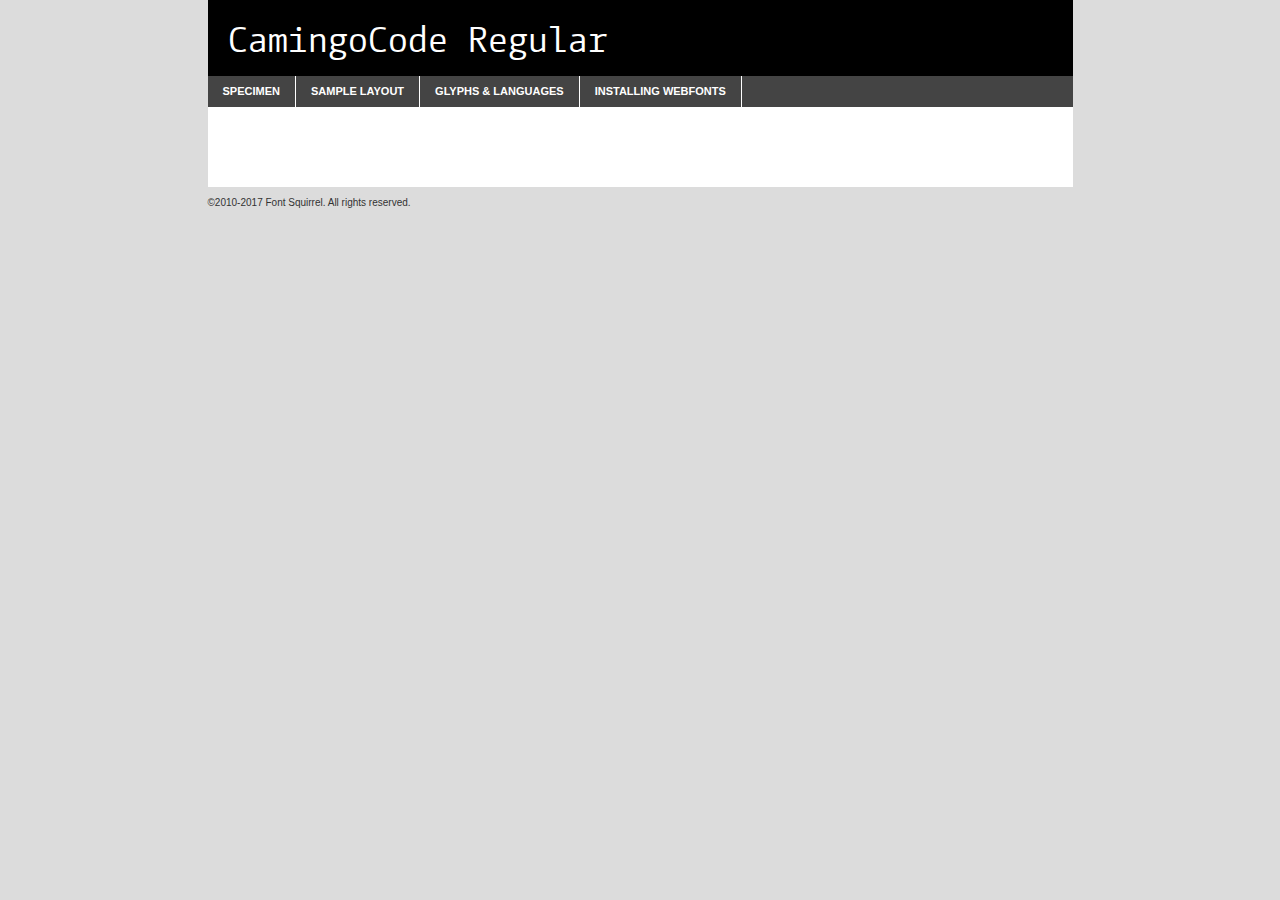
<file: fonts/camingocode_regular-demo.html>
<!DOCTYPE html PUBLIC "-//W3C//DTD XHTML 1.0 Transitional//EN"
	"http://www.w3.org/TR/xhtml1/DTD/xhtml1-transitional.dtd">

<html xmlns="http://www.w3.org/1999/xhtml" xml:lang="en" lang="en">
<head>
	<meta http-equiv="Content-Type" content="text/html; charset=utf-8" />
	<script src="http://ajax.googleapis.com/ajax/libs/jquery/1.7.2/jquery.min.js" type="text/javascript" charset="utf-8"></script>
	<script type="text/javascript">
	(function($){$.fn.easyTabs=function(option){var param=jQuery.extend({fadeSpeed:"fast",defaultContent:1,activeClass:'active'},option);$(this).each(function(){var thisId="#"+this.id;if(param.defaultContent==''){param.defaultContent=1;}
	if(typeof param.defaultContent=="number")
	{var defaultTab=$(thisId+" .tabs li:eq("+(param.defaultContent-1)+") a").attr('href').substr(1);}else{var defaultTab=param.defaultContent;}
	$(thisId+" .tabs li a").each(function(){var tabToHide=$(this).attr('href').substr(1);$("#"+tabToHide).addClass('easytabs-tab-content');});hideAll();changeContent(defaultTab);function hideAll(){$(thisId+" .easytabs-tab-content").hide();}
	function changeContent(tabId){hideAll();$(thisId+" .tabs li").removeClass(param.activeClass);$(thisId+" .tabs li a[href=#"+tabId+"]").closest('li').addClass(param.activeClass);if(param.fadeSpeed!="none")
	{$(thisId+" #"+tabId).fadeIn(param.fadeSpeed);}else{$(thisId+" #"+tabId).show();}}
	$(thisId+" .tabs li").click(function(){var tabId=$(this).find('a').attr('href').substr(1);changeContent(tabId);return false;});});}})(jQuery);
	</script>
	<link rel="stylesheet" href="specimen_files/specimen_stylesheet.css" type="text/css" charset="utf-8" />
	<link rel="stylesheet" href="stylesheet.css" type="text/css" charset="utf-8" />

	<style type="text/css">
					body{
				font-family: 'camingocoderegular';
							}
		</style>

	<title>CamingoCode Regular Specimen</title>
	
	
	<script type="text/javascript" charset="utf-8">
		$(document).ready(function() {
			$('#container').easyTabs({defaultContent:1});
		});
	</script>
</head>

<body>
<div id="container">
	<div id="header">
		CamingoCode Regular	</div>
	<ul class="tabs">
		<li><a href="#specimen">Specimen</a></li>
		<li><a href="#layout">Sample Layout</a></li>
				<li><a href="#glyphs">Glyphs &amp; Languages</a></li>
		<li><a href="#installing">Installing Webfonts</a></li>
		
	</ul>
	
	<div id="main_content">

		
			<div id="specimen">
		
				<div class="section">
					<div class="grid12 firstcol">
						<div class="huge">AaBb</div>
					</div>
				</div>
		
				<div class="section">
					<div class="glyph_range">A&#x200B;B&#x200b;C&#x200b;D&#x200b;E&#x200b;F&#x200b;G&#x200b;H&#x200b;I&#x200b;J&#x200b;K&#x200b;L&#x200b;M&#x200b;N&#x200b;O&#x200b;P&#x200b;Q&#x200b;R&#x200b;S&#x200b;T&#x200b;U&#x200b;V&#x200b;W&#x200b;X&#x200b;Y&#x200b;Z&#x200b;a&#x200b;b&#x200b;c&#x200b;d&#x200b;e&#x200b;f&#x200b;g&#x200b;h&#x200b;i&#x200b;j&#x200b;k&#x200b;l&#x200b;m&#x200b;n&#x200b;o&#x200b;p&#x200b;q&#x200b;r&#x200b;s&#x200b;t&#x200b;u&#x200b;v&#x200b;w&#x200b;x&#x200b;y&#x200b;z&#x200b;1&#x200b;2&#x200b;3&#x200b;4&#x200b;5&#x200b;6&#x200b;7&#x200b;8&#x200b;9&#x200b;0&#x200b;&amp;&#x200b;.&#x200b;,&#x200b;?&#x200b;!&#x200b;&#64;&#x200b;(&#x200b;)&#x200b;#&#x200b;$&#x200b;%&#x200b;*&#x200b;+&#x200b;-&#x200b;=&#x200b;:&#x200b;;</div>
				</div>
				<div class="section">
					<div class="grid12 firstcol">
						<table class="sample_table">
							<tr><td>10</td><td class="size10">abcdefghijklmnopqrstuvwxyzABCDEFGHIJKLMNOPQRSTUVWXYZ0123456789abcdefghijklmnopqrstuvwxyzABCDEFGHIJKLMNOPQRSTUVWXYZ0123456789abcdefghijklmnopqrstuvwxyzABCDEFGHIJKLMNOPQRSTUVWXYZ</td></tr>
							<tr><td>11</td><td class="size11">abcdefghijklmnopqrstuvwxyzABCDEFGHIJKLMNOPQRSTUVWXYZ0123456789abcdefghijklmnopqrstuvwxyzABCDEFGHIJKLMNOPQRSTUVWXYZ0123456789abcdefghijklmnopqrstuvwxyzABCDEFGHIJKLMNOPQRSTUVWXYZ</td></tr>
							<tr><td>12</td><td class="size12">abcdefghijklmnopqrstuvwxyzABCDEFGHIJKLMNOPQRSTUVWXYZ0123456789abcdefghijklmnopqrstuvwxyzABCDEFGHIJKLMNOPQRSTUVWXYZ0123456789abcdefghijklmnopqrstuvwxyzABCDEFGHIJKLMNOPQRSTUVWXYZ</td></tr>
							<tr><td>13</td><td class="size13">abcdefghijklmnopqrstuvwxyzABCDEFGHIJKLMNOPQRSTUVWXYZ0123456789abcdefghijklmnopqrstuvwxyzABCDEFGHIJKLMNOPQRSTUVWXYZ0123456789abcdefghijklmnopqrstuvwxyzABCDEFGHIJKLMNOPQRSTUVWXYZ</td></tr>
							<tr><td>14</td><td class="size14">abcdefghijklmnopqrstuvwxyzABCDEFGHIJKLMNOPQRSTUVWXYZ0123456789abcdefghijklmnopqrstuvwxyzABCDEFGHIJKLMNOPQRSTUVWXYZ0123456789abcdefghijklmnopqrstuvwxyzABCDEFGHIJKLMNOPQRSTUVWXYZ</td></tr>
							<tr><td>16</td><td class="size16">abcdefghijklmnopqrstuvwxyzABCDEFGHIJKLMNOPQRSTUVWXYZ0123456789abcdefghijklmnopqrstuvwxyzABCDEFGHIJKLMNOPQRSTUVWXYZ</td></tr>
							<tr><td>18</td><td class="size18">abcdefghijklmnopqrstuvwxyzABCDEFGHIJKLMNOPQRSTUVWXYZ0123456789abcdefghijklmnopqrstuvwxyzABCDEFGHIJKLMNOPQRSTUVWXYZ</td></tr>
							<tr><td>20</td><td class="size20">abcdefghijklmnopqrstuvwxyzABCDEFGHIJKLMNOPQRSTUVWXYZ0123456789abcdefghijklmnopqrstuvwxyzABCDEFGHIJKLMNOPQRSTUVWXYZ</td></tr>
							<tr><td>24</td><td class="size24">abcdefghijklmnopqrstuvwxyzABCDEFGHIJKLMNOPQRSTUVWXYZ0123456789abcdefghijklmnopqrstuvwxyzABCDEFGHIJKLMNOPQRSTUVWXYZ</td></tr>
							<tr><td>30</td><td class="size30">abcdefghijklmnopqrstuvwxyzABCDEFGHIJKLMNOPQRSTUVWXYZ0123456789abcdefghijklmnopqrstuvwxyzABCDEFGHIJKLMNOPQRSTUVWXYZ</td></tr>
							<tr><td>36</td><td class="size36">abcdefghijklmnopqrstuvwxyzABCDEFGHIJKLMNOPQRSTUVWXYZ0123456789abcdefghijklmnopqrstuvwxyzABCDEFGHIJKLMNOPQRSTUVWXYZ</td></tr>
							<tr><td>48</td><td class="size48">abcdefghijklmnopqrstuvwxyzABCDEFGHIJKLMNOPQRSTUVWXYZ0123456789abcdefghijklmnopqrstuvwxyzABCDEFGHIJKLMNOPQRSTUVWXYZ</td></tr>
							<tr><td>60</td><td class="size60">abcdefghijklmnopqrstuvwxyzABCDEFGHIJKLMNOPQRSTUVWXYZ0123456789abcdefghijklmnopqrstuvwxyzABCDEFGHIJKLMNOPQRSTUVWXYZ</td></tr>
							<tr><td>72</td><td class="size72">abcdefghijklmnopqrstuvwxyzABCDEFGHIJKLMNOPQRSTUVWXYZ0123456789abcdefghijklmnopqrstuvwxyzABCDEFGHIJKLMNOPQRSTUVWXYZ</td></tr>
							<tr><td>90</td><td class="size90">abcdefghijklmnopqrstuvwxyzABCDEFGHIJKLMNOPQRSTUVWXYZ0123456789abcdefghijklmnopqrstuvwxyzABCDEFGHIJKLMNOPQRSTUVWXYZ</td></tr>
						</table>
				
					</div>
			
				</div>
		
		
		
								<div class="section" id="bodycomparison">


										<div id="xheight">
				<div class="fontbody">&#x25FC;&#x25FC;&#x25FC;&#x25FC;&#x25FC;&#x25FC;&#x25FC;&#x25FC;&#x25FC;&#x25FC;&#x25FC;&#x25FC;&#x25FC;&#x25FC;&#x25FC;&#x25FC;&#x25FC;&#x25FC;&#x25FC;&#x25FC;&#x25FC;&#x25FC;&#x25FC;&#x25FC;&#x25FC;&#x25FC;&#x25FC;&#x25FC;&#x25FC;&#x25FC;&#x25FC;&#x25FC;&#x25FC;&#x25FC;&#x25FC;&#x25FC;&#x25FC;&#x25FC;&#x25FC;&#x25FC;&#x25FC;&#x25FC;&#x25FC;&#x25FC;&#x25FC;&#x25FC;&#x25FC;&#x25FC;&#x25FC;&#x25FC;&#x25FC;&#x25FC;&#x25FC;&#x25FC;&#x25FC;&#x25FC;&#x25FC;&#x25FC;&#x25FC;&#x25FC;&#x25FC;&#x25FC;&#x25FC;&#x25FC;&#x25FC;&#x25FC;&#x25FC;&#x25FC;&#x25FC;&#x25FC;&#x25FC;&#x25FC;&#x25FC;&#x25FC;&#x25FC;&#x25FC;&#x25FC;&#x25FC;&#x25FC;&#x25FC;&#x25FC;&#x25FC;&#x25FC;&#x25FC;&#x25FC;&#x25FC;&#x25FC;&#x25FC;&#x25FC;&#x25FC;&#x25FC;&#x25FC;&#x25FC;&#x25FC;&#x25FC;&#x25FC;&#x25FC;&#x25FC;&#x25FC;body</div><div class="arialbody">body</div><div class="verdanabody">body</div><div class="georgiabody">body</div></div>
										<div class="fontbody" style="z-index:1">
											body<span>CamingoCode Regular</span>
										</div>
										<div class="arialbody" style="z-index:1">
											body<span>Arial</span>
										</div>
										<div class="verdanabody" style="z-index:1">
											body<span>Verdana</span>
										</div>
										<div class="georgiabody" style="z-index:1">
											body<span>Georgia</span>
										</div>



								</div>
		
		
				<div class="section psample psample_row1" id="">
					
					<div class="grid2 firstcol">
						<p class="size10"><span>10.</span>Aenean lacinia bibendum nulla sed consectetur. Fusce dapibus, tellus ac cursus commodo, tortor mauris condimentum nibh, ut fermentum massa justo sit amet risus. Nullam id dolor id nibh ultricies vehicula ut id elit. Cum sociis natoque penatibus et magnis dis parturient montes, nascetur ridiculus mus. Nulla vitae elit libero, a pharetra augue.</p>
			
					</div>
					<div class="grid3">
						<p class="size11"><span>11.</span>Aenean lacinia bibendum nulla sed consectetur. Fusce dapibus, tellus ac cursus commodo, tortor mauris condimentum nibh, ut fermentum massa justo sit amet risus. Nullam id dolor id nibh ultricies vehicula ut id elit. Cum sociis natoque penatibus et magnis dis parturient montes, nascetur ridiculus mus. Nulla vitae elit libero, a pharetra augue.</p>
			
					</div>
					<div class="grid3">
						<p class="size12"><span>12.</span>Aenean lacinia bibendum nulla sed consectetur. Fusce dapibus, tellus ac cursus commodo, tortor mauris condimentum nibh, ut fermentum massa justo sit amet risus. Nullam id dolor id nibh ultricies vehicula ut id elit. Cum sociis natoque penatibus et magnis dis parturient montes, nascetur ridiculus mus. Nulla vitae elit libero, a pharetra augue.</p>
			
					</div>
					<div class="grid4">
						<p class="size13"><span>13.</span>Aenean lacinia bibendum nulla sed consectetur. Fusce dapibus, tellus ac cursus commodo, tortor mauris condimentum nibh, ut fermentum massa justo sit amet risus. Nullam id dolor id nibh ultricies vehicula ut id elit. Cum sociis natoque penatibus et magnis dis parturient montes, nascetur ridiculus mus. Nulla vitae elit libero, a pharetra augue.</p>
			
					</div>
					<div class="white_blend"></div>
					
				</div>
				<div class="section psample psample_row2" id="">
					<div class="grid3 firstcol">
						<p class="size14"><span>14.</span>Aenean lacinia bibendum nulla sed consectetur. Fusce dapibus, tellus ac cursus commodo, tortor mauris condimentum nibh, ut fermentum massa justo sit amet risus. Nullam id dolor id nibh ultricies vehicula ut id elit. Cum sociis natoque penatibus et magnis dis parturient montes, nascetur ridiculus mus. Nulla vitae elit libero, a pharetra augue.</p>
			
					</div>
					<div class="grid4">
						<p class="size16"><span>16.</span>Aenean lacinia bibendum nulla sed consectetur. Fusce dapibus, tellus ac cursus commodo, tortor mauris condimentum nibh, ut fermentum massa justo sit amet risus. Nullam id dolor id nibh ultricies vehicula ut id elit. Cum sociis natoque penatibus et magnis dis parturient montes, nascetur ridiculus mus. Nulla vitae elit libero, a pharetra augue.</p>
			
					</div>
					<div class="grid5">
						<p class="size18"><span>18.</span>Aenean lacinia bibendum nulla sed consectetur. Fusce dapibus, tellus ac cursus commodo, tortor mauris condimentum nibh, ut fermentum massa justo sit amet risus. Nullam id dolor id nibh ultricies vehicula ut id elit. Cum sociis natoque penatibus et magnis dis parturient montes, nascetur ridiculus mus. Nulla vitae elit libero, a pharetra augue.</p>
			
					</div>

					<div class="white_blend"></div>

				</div>
				
				<div class="section psample psample_row3" id="">
					<div class="grid5 firstcol">
						<p class="size20"><span>20.</span>Aenean lacinia bibendum nulla sed consectetur. Fusce dapibus, tellus ac cursus commodo, tortor mauris condimentum nibh, ut fermentum massa justo sit amet risus. Nullam id dolor id nibh ultricies vehicula ut id elit. Cum sociis natoque penatibus et magnis dis parturient montes, nascetur ridiculus mus. Nulla vitae elit libero, a pharetra augue.</p>
					</div>
					<div class="grid7">
						<p class="size24"><span>24.</span>Aenean lacinia bibendum nulla sed consectetur. Fusce dapibus, tellus ac cursus commodo, tortor mauris condimentum nibh, ut fermentum massa justo sit amet risus. Nullam id dolor id nibh ultricies vehicula ut id elit. Cum sociis natoque penatibus et magnis dis parturient montes, nascetur ridiculus mus. Nulla vitae elit libero, a pharetra augue.</p>
					</div>
					
					<div class="white_blend"></div>
					
				</div>
				
				<div class="section psample psample_row4" id="">
					<div class="grid12 firstcol">
						<p class="size30"><span>30.</span>Aenean lacinia bibendum nulla sed consectetur. Fusce dapibus, tellus ac cursus commodo, tortor mauris condimentum nibh, ut fermentum massa justo sit amet risus. Nullam id dolor id nibh ultricies vehicula ut id elit. Cum sociis natoque penatibus et magnis dis parturient montes, nascetur ridiculus mus. Nulla vitae elit libero, a pharetra augue.</p>
					</div>
					<div class="white_blend"></div>
					
				</div>
				
				
				
				<div class="section psample psample_row1 fullreverse">
					<div class="grid2 firstcol">
						<p class="size10"><span>10.</span>Aenean lacinia bibendum nulla sed consectetur. Fusce dapibus, tellus ac cursus commodo, tortor mauris condimentum nibh, ut fermentum massa justo sit amet risus. Nullam id dolor id nibh ultricies vehicula ut id elit. Cum sociis natoque penatibus et magnis dis parturient montes, nascetur ridiculus mus. Nulla vitae elit libero, a pharetra augue.</p>
			
					</div>
					<div class="grid3">
						<p class="size11"><span>11.</span>Aenean lacinia bibendum nulla sed consectetur. Fusce dapibus, tellus ac cursus commodo, tortor mauris condimentum nibh, ut fermentum massa justo sit amet risus. Nullam id dolor id nibh ultricies vehicula ut id elit. Cum sociis natoque penatibus et magnis dis parturient montes, nascetur ridiculus mus. Nulla vitae elit libero, a pharetra augue.</p>
			
					</div>
					<div class="grid3">
						<p class="size12"><span>12.</span>Aenean lacinia bibendum nulla sed consectetur. Fusce dapibus, tellus ac cursus commodo, tortor mauris condimentum nibh, ut fermentum massa justo sit amet risus. Nullam id dolor id nibh ultricies vehicula ut id elit. Cum sociis natoque penatibus et magnis dis parturient montes, nascetur ridiculus mus. Nulla vitae elit libero, a pharetra augue.</p>
			
					</div>
					<div class="grid4">
						<p class="size13"><span>13.</span>Aenean lacinia bibendum nulla sed consectetur. Fusce dapibus, tellus ac cursus commodo, tortor mauris condimentum nibh, ut fermentum massa justo sit amet risus. Nullam id dolor id nibh ultricies vehicula ut id elit. Cum sociis natoque penatibus et magnis dis parturient montes, nascetur ridiculus mus. Nulla vitae elit libero, a pharetra augue.</p>
			
					</div>
					<div class="black_blend"></div>
					
				</div>
				
				<div class="section psample psample_row2 fullreverse">
					<div class="grid3 firstcol">
						<p class="size14"><span>14.</span>Aenean lacinia bibendum nulla sed consectetur. Fusce dapibus, tellus ac cursus commodo, tortor mauris condimentum nibh, ut fermentum massa justo sit amet risus. Nullam id dolor id nibh ultricies vehicula ut id elit. Cum sociis natoque penatibus et magnis dis parturient montes, nascetur ridiculus mus. Nulla vitae elit libero, a pharetra augue.</p>
			
					</div>
					<div class="grid4">
						<p class="size16"><span>16.</span>Aenean lacinia bibendum nulla sed consectetur. Fusce dapibus, tellus ac cursus commodo, tortor mauris condimentum nibh, ut fermentum massa justo sit amet risus. Nullam id dolor id nibh ultricies vehicula ut id elit. Cum sociis natoque penatibus et magnis dis parturient montes, nascetur ridiculus mus. Nulla vitae elit libero, a pharetra augue.</p>
			
					</div>
					<div class="grid5">
						<p class="size18"><span>18.</span>Aenean lacinia bibendum nulla sed consectetur. Fusce dapibus, tellus ac cursus commodo, tortor mauris condimentum nibh, ut fermentum massa justo sit amet risus. Nullam id dolor id nibh ultricies vehicula ut id elit. Cum sociis natoque penatibus et magnis dis parturient montes, nascetur ridiculus mus. Nulla vitae elit libero, a pharetra augue.</p>
			
					</div>
					<div class="black_blend"></div>

				</div>
				
				<div class="section psample fullreverse psample_row3" id="">
					<div class="grid5 firstcol">
						<p class="size20"><span>20.</span>Aenean lacinia bibendum nulla sed consectetur. Fusce dapibus, tellus ac cursus commodo, tortor mauris condimentum nibh, ut fermentum massa justo sit amet risus. Nullam id dolor id nibh ultricies vehicula ut id elit. Cum sociis natoque penatibus et magnis dis parturient montes, nascetur ridiculus mus. Nulla vitae elit libero, a pharetra augue.</p>
					</div>
					<div class="grid7">
						<p class="size24"><span>24.</span>Aenean lacinia bibendum nulla sed consectetur. Fusce dapibus, tellus ac cursus commodo, tortor mauris condimentum nibh, ut fermentum massa justo sit amet risus. Nullam id dolor id nibh ultricies vehicula ut id elit. Cum sociis natoque penatibus et magnis dis parturient montes, nascetur ridiculus mus. Nulla vitae elit libero, a pharetra augue.</p>
					</div>
					
					<div class="black_blend"></div>
					
				</div>
				
				<div class="section psample fullreverse psample_row4" id="" style="border-bottom: 20px #000 solid;">
					<div class="grid12 firstcol">
						<p class="size30"><span>30.</span>Aenean lacinia bibendum nulla sed consectetur. Fusce dapibus, tellus ac cursus commodo, tortor mauris condimentum nibh, ut fermentum massa justo sit amet risus. Nullam id dolor id nibh ultricies vehicula ut id elit. Cum sociis natoque penatibus et magnis dis parturient montes, nascetur ridiculus mus. Nulla vitae elit libero, a pharetra augue.</p>
					</div>
					<div class="black_blend"></div>
					
				</div>
				
				
				
				
			</div>
			
			<div id="layout">
				
				<div class="section">
					
					<div class="grid12 firstcol">
						<h1>Lorem Ipsum Dolor</h1>
						<h2>Etiam porta sem malesuada magna mollis euismod</h2>
						
						<p class="byline">By <a href="#link">Aenean Lacinia</a></p>
					</div>
				</div>
				<div class="section">
					<div class="grid8 firstcol">
						<p class="large">Donec sed odio dui. Morbi leo risus, porta ac consectetur ac, vestibulum at eros. Fusce dapibus, tellus ac cursus commodo, tortor mauris condimentum nibh, ut fermentum massa justo sit amet risus. </p>

						
						<h3>Pellentesque ornare sem</h3>

						<p>Maecenas sed diam eget risus varius blandit sit amet non magna. Maecenas faucibus mollis interdum. Donec ullamcorper nulla non metus auctor fringilla. Nullam id dolor id nibh ultricies vehicula ut id elit. Nullam id dolor id nibh ultricies vehicula ut id elit. </p>

						<p>Aenean eu leo quam. Pellentesque ornare sem lacinia quam venenatis vestibulum. Lorem ipsum dolor sit amet, consectetur adipiscing elit. Cum sociis natoque penatibus et magnis dis parturient montes, nascetur ridiculus mus. </p>

						<p>Nulla vitae elit libero, a pharetra augue. Praesent commodo cursus magna, vel scelerisque nisl consectetur et. Aenean lacinia bibendum nulla sed consectetur. </p>

						<p>Nullam quis risus eget urna mollis ornare vel eu leo. Nullam quis risus eget urna mollis ornare vel eu leo. Maecenas sed diam eget risus varius blandit sit amet non magna. Donec ullamcorper nulla non metus auctor fringilla. </p>

						<h3>Cras mattis consectetur</h3>

						<p>Aenean eu leo quam. Pellentesque ornare sem lacinia quam venenatis vestibulum. Aenean lacinia bibendum nulla sed consectetur. Integer posuere erat a ante venenatis dapibus posuere velit aliquet. Cras mattis consectetur purus sit amet fermentum. </p>

						<p>Nullam id dolor id nibh ultricies vehicula ut id elit. Nullam quis risus eget urna mollis ornare vel eu leo. Cras mattis consectetur purus sit amet fermentum.</p>
					</div>
					
					<div class="grid4 sidebar">
						
						<div class="box reverse">
							<p class="last">Nullam quis risus eget urna mollis ornare vel eu leo. Donec ullamcorper nulla non metus auctor fringilla. Cras mattis consectetur purus sit amet fermentum. Sed posuere consectetur est at lobortis. Lorem ipsum dolor sit amet, consectetur adipiscing elit. </p>
						</div>
						
						<p class="caption">Maecenas sed diam eget risus varius.</p>

						<p>Vestibulum id ligula porta felis euismod semper. Integer posuere erat a ante venenatis dapibus posuere velit aliquet. Vestibulum id ligula porta felis euismod semper. Sed posuere consectetur est at lobortis. Maecenas sed diam eget risus varius blandit sit amet non magna. Fusce dapibus, tellus ac cursus commodo, tortor mauris condimentum nibh, ut fermentum massa justo sit amet risus. </p>

					

						<p>Duis mollis, est non commodo luctus, nisi erat porttitor ligula, eget lacinia odio sem nec elit. Aenean lacinia bibendum nulla sed consectetur. Vivamus sagittis lacus vel augue laoreet rutrum faucibus dolor auctor. Aenean lacinia bibendum nulla sed consectetur. Nullam quis risus eget urna mollis ornare vel eu leo. </p>

						<p>Praesent commodo cursus magna, vel scelerisque nisl consectetur et. Donec ullamcorper nulla non metus auctor fringilla. Maecenas faucibus mollis interdum. Fusce dapibus, tellus ac cursus commodo, tortor mauris condimentum nibh, ut fermentum massa justo sit amet risus. </p>

					</div>
				</div>
				
			</div>


			



		<div id="glyphs">
			<div class="section">
				<div class="grid12 firstcol">
			
				<h1>Language Support</h1>
				<p>The subset of CamingoCode Regular in this kit supports the following languages:<br />
			
					Albanian, Basque, Breton, Chamorro, Danish, Dutch, English, Faroese, Finnish, French, Frisian, Galician, German, Icelandic, Italian, Malagasy, Norwegian, Portuguese, Spanish, Alsatian, Aragonese, Arapaho, Arrernte, Asturian, Aymara, Bislama, Cebuano, Corsican, Fijian, French_creole, Genoese, Gilbertese, Greenlandic, Haitian_creole, Hiligaynon, Hmong, Hopi, Ibanag, Iloko_ilokano, Indonesian, Interglossa_glosa, Interlingua, Irish_gaelic, Jerriais, Lojban, Lombard, Luxembourgeois, Manx, Mohawk, Norfolk_pitcairnese, Occitan, Oromo, Pangasinan, Papiamento, Piedmontese, Potawatomi, Rhaeto-romance, Romansh, Rotokas, Sami_lule, Samoan, Sardinian, Scots_gaelic, Seychelles_creole, Shona, Sicilian, Somali, Southern_ndebele, Swahili, Swati_swazi, Tagalog_filipino_pilipino, Tetum, Tok_pisin, Uyghur_latinized, Volapuk, Walloon, Warlpiri, Xhosa, Yapese, Zulu, Latinbasic, Ubasic, Demo				</p>
				<h1>Glyph Chart</h1>
				<p>The subset of CamingoCode Regular in this kit includes all the glyphs listed below. Unicode entities are included above each glyph to help you insert individual characters into your layout.</p>
				<div id="glyph_chart">
			
																														 <div><p>&amp;#13;</p>&#13;</div>
																				 <div><p>&amp;#32;</p>&#32;</div>
																				 <div><p>&amp;#33;</p>&#33;</div>
																				 <div><p>&amp;#34;</p>&#34;</div>
																				 <div><p>&amp;#35;</p>&#35;</div>
																				 <div><p>&amp;#36;</p>&#36;</div>
																				 <div><p>&amp;#37;</p>&#37;</div>
																				 <div><p>&amp;#38;</p>&#38;</div>
																				 <div><p>&amp;#39;</p>&#39;</div>
																				 <div><p>&amp;#40;</p>&#40;</div>
																				 <div><p>&amp;#41;</p>&#41;</div>
																				 <div><p>&amp;#42;</p>&#42;</div>
																				 <div><p>&amp;#43;</p>&#43;</div>
																				 <div><p>&amp;#44;</p>&#44;</div>
																				 <div><p>&amp;#45;</p>&#45;</div>
																				 <div><p>&amp;#46;</p>&#46;</div>
																				 <div><p>&amp;#47;</p>&#47;</div>
																				 <div><p>&amp;#48;</p>&#48;</div>
																				 <div><p>&amp;#49;</p>&#49;</div>
																				 <div><p>&amp;#50;</p>&#50;</div>
																				 <div><p>&amp;#51;</p>&#51;</div>
																				 <div><p>&amp;#52;</p>&#52;</div>
																				 <div><p>&amp;#53;</p>&#53;</div>
																				 <div><p>&amp;#54;</p>&#54;</div>
																				 <div><p>&amp;#55;</p>&#55;</div>
																				 <div><p>&amp;#56;</p>&#56;</div>
																				 <div><p>&amp;#57;</p>&#57;</div>
																				 <div><p>&amp;#58;</p>&#58;</div>
																				 <div><p>&amp;#59;</p>&#59;</div>
																				 <div><p>&amp;#60;</p>&#60;</div>
																				 <div><p>&amp;#61;</p>&#61;</div>
																				 <div><p>&amp;#62;</p>&#62;</div>
																				 <div><p>&amp;#63;</p>&#63;</div>
																				 <div><p>&amp;#64;</p>&#64;</div>
																				 <div><p>&amp;#65;</p>&#65;</div>
																				 <div><p>&amp;#66;</p>&#66;</div>
																				 <div><p>&amp;#67;</p>&#67;</div>
																				 <div><p>&amp;#68;</p>&#68;</div>
																				 <div><p>&amp;#69;</p>&#69;</div>
																				 <div><p>&amp;#70;</p>&#70;</div>
																				 <div><p>&amp;#71;</p>&#71;</div>
																				 <div><p>&amp;#72;</p>&#72;</div>
																				 <div><p>&amp;#73;</p>&#73;</div>
																				 <div><p>&amp;#74;</p>&#74;</div>
																				 <div><p>&amp;#75;</p>&#75;</div>
																				 <div><p>&amp;#76;</p>&#76;</div>
																				 <div><p>&amp;#77;</p>&#77;</div>
																				 <div><p>&amp;#78;</p>&#78;</div>
																				 <div><p>&amp;#79;</p>&#79;</div>
																				 <div><p>&amp;#80;</p>&#80;</div>
																				 <div><p>&amp;#81;</p>&#81;</div>
																				 <div><p>&amp;#82;</p>&#82;</div>
																				 <div><p>&amp;#83;</p>&#83;</div>
																				 <div><p>&amp;#84;</p>&#84;</div>
																				 <div><p>&amp;#85;</p>&#85;</div>
																				 <div><p>&amp;#86;</p>&#86;</div>
																				 <div><p>&amp;#87;</p>&#87;</div>
																				 <div><p>&amp;#88;</p>&#88;</div>
																				 <div><p>&amp;#89;</p>&#89;</div>
																				 <div><p>&amp;#90;</p>&#90;</div>
																				 <div><p>&amp;#91;</p>&#91;</div>
																				 <div><p>&amp;#92;</p>&#92;</div>
																				 <div><p>&amp;#93;</p>&#93;</div>
																				 <div><p>&amp;#94;</p>&#94;</div>
																				 <div><p>&amp;#95;</p>&#95;</div>
																				 <div><p>&amp;#96;</p>&#96;</div>
																				 <div><p>&amp;#97;</p>&#97;</div>
																				 <div><p>&amp;#98;</p>&#98;</div>
																				 <div><p>&amp;#99;</p>&#99;</div>
																				 <div><p>&amp;#100;</p>&#100;</div>
																				 <div><p>&amp;#101;</p>&#101;</div>
																				 <div><p>&amp;#102;</p>&#102;</div>
																				 <div><p>&amp;#103;</p>&#103;</div>
																				 <div><p>&amp;#104;</p>&#104;</div>
																				 <div><p>&amp;#105;</p>&#105;</div>
																				 <div><p>&amp;#106;</p>&#106;</div>
																				 <div><p>&amp;#107;</p>&#107;</div>
																				 <div><p>&amp;#108;</p>&#108;</div>
																				 <div><p>&amp;#109;</p>&#109;</div>
																				 <div><p>&amp;#110;</p>&#110;</div>
																				 <div><p>&amp;#111;</p>&#111;</div>
																				 <div><p>&amp;#112;</p>&#112;</div>
																				 <div><p>&amp;#113;</p>&#113;</div>
																				 <div><p>&amp;#114;</p>&#114;</div>
																				 <div><p>&amp;#115;</p>&#115;</div>
																				 <div><p>&amp;#116;</p>&#116;</div>
																				 <div><p>&amp;#117;</p>&#117;</div>
																				 <div><p>&amp;#118;</p>&#118;</div>
																				 <div><p>&amp;#119;</p>&#119;</div>
																				 <div><p>&amp;#120;</p>&#120;</div>
																				 <div><p>&amp;#121;</p>&#121;</div>
																				 <div><p>&amp;#122;</p>&#122;</div>
																				 <div><p>&amp;#123;</p>&#123;</div>
																				 <div><p>&amp;#124;</p>&#124;</div>
																				 <div><p>&amp;#125;</p>&#125;</div>
																				 <div><p>&amp;#126;</p>&#126;</div>
																				 <div><p>&amp;#160;</p>&#160;</div>
																				 <div><p>&amp;#161;</p>&#161;</div>
																				 <div><p>&amp;#162;</p>&#162;</div>
																				 <div><p>&amp;#163;</p>&#163;</div>
																				 <div><p>&amp;#164;</p>&#164;</div>
																				 <div><p>&amp;#165;</p>&#165;</div>
																				 <div><p>&amp;#166;</p>&#166;</div>
																				 <div><p>&amp;#167;</p>&#167;</div>
																				 <div><p>&amp;#168;</p>&#168;</div>
																				 <div><p>&amp;#169;</p>&#169;</div>
																				 <div><p>&amp;#170;</p>&#170;</div>
																				 <div><p>&amp;#171;</p>&#171;</div>
																				 <div><p>&amp;#172;</p>&#172;</div>
																				 <div><p>&amp;#173;</p>&#173;</div>
																				 <div><p>&amp;#174;</p>&#174;</div>
																				 <div><p>&amp;#175;</p>&#175;</div>
																				 <div><p>&amp;#176;</p>&#176;</div>
																				 <div><p>&amp;#177;</p>&#177;</div>
																				 <div><p>&amp;#178;</p>&#178;</div>
																				 <div><p>&amp;#179;</p>&#179;</div>
																				 <div><p>&amp;#180;</p>&#180;</div>
																				 <div><p>&amp;#181;</p>&#181;</div>
																				 <div><p>&amp;#182;</p>&#182;</div>
																				 <div><p>&amp;#183;</p>&#183;</div>
																				 <div><p>&amp;#184;</p>&#184;</div>
																				 <div><p>&amp;#185;</p>&#185;</div>
																				 <div><p>&amp;#186;</p>&#186;</div>
																				 <div><p>&amp;#187;</p>&#187;</div>
																				 <div><p>&amp;#188;</p>&#188;</div>
																				 <div><p>&amp;#189;</p>&#189;</div>
																				 <div><p>&amp;#190;</p>&#190;</div>
																				 <div><p>&amp;#191;</p>&#191;</div>
																				 <div><p>&amp;#192;</p>&#192;</div>
																				 <div><p>&amp;#193;</p>&#193;</div>
																				 <div><p>&amp;#194;</p>&#194;</div>
																				 <div><p>&amp;#195;</p>&#195;</div>
																				 <div><p>&amp;#196;</p>&#196;</div>
																				 <div><p>&amp;#197;</p>&#197;</div>
																				 <div><p>&amp;#198;</p>&#198;</div>
																				 <div><p>&amp;#199;</p>&#199;</div>
																				 <div><p>&amp;#200;</p>&#200;</div>
																				 <div><p>&amp;#201;</p>&#201;</div>
																				 <div><p>&amp;#202;</p>&#202;</div>
																				 <div><p>&amp;#203;</p>&#203;</div>
																				 <div><p>&amp;#204;</p>&#204;</div>
																				 <div><p>&amp;#205;</p>&#205;</div>
																				 <div><p>&amp;#206;</p>&#206;</div>
																				 <div><p>&amp;#207;</p>&#207;</div>
																				 <div><p>&amp;#208;</p>&#208;</div>
																				 <div><p>&amp;#209;</p>&#209;</div>
																				 <div><p>&amp;#210;</p>&#210;</div>
																				 <div><p>&amp;#211;</p>&#211;</div>
																				 <div><p>&amp;#212;</p>&#212;</div>
																				 <div><p>&amp;#213;</p>&#213;</div>
																				 <div><p>&amp;#214;</p>&#214;</div>
																				 <div><p>&amp;#215;</p>&#215;</div>
																				 <div><p>&amp;#216;</p>&#216;</div>
																				 <div><p>&amp;#217;</p>&#217;</div>
																				 <div><p>&amp;#218;</p>&#218;</div>
																				 <div><p>&amp;#219;</p>&#219;</div>
																				 <div><p>&amp;#220;</p>&#220;</div>
																				 <div><p>&amp;#221;</p>&#221;</div>
																				 <div><p>&amp;#222;</p>&#222;</div>
																				 <div><p>&amp;#223;</p>&#223;</div>
																				 <div><p>&amp;#224;</p>&#224;</div>
																				 <div><p>&amp;#225;</p>&#225;</div>
																				 <div><p>&amp;#226;</p>&#226;</div>
																				 <div><p>&amp;#227;</p>&#227;</div>
																				 <div><p>&amp;#228;</p>&#228;</div>
																				 <div><p>&amp;#229;</p>&#229;</div>
																				 <div><p>&amp;#230;</p>&#230;</div>
																				 <div><p>&amp;#231;</p>&#231;</div>
																				 <div><p>&amp;#232;</p>&#232;</div>
																				 <div><p>&amp;#233;</p>&#233;</div>
																				 <div><p>&amp;#234;</p>&#234;</div>
																				 <div><p>&amp;#235;</p>&#235;</div>
																				 <div><p>&amp;#236;</p>&#236;</div>
																				 <div><p>&amp;#237;</p>&#237;</div>
																				 <div><p>&amp;#238;</p>&#238;</div>
																				 <div><p>&amp;#239;</p>&#239;</div>
																				 <div><p>&amp;#240;</p>&#240;</div>
																				 <div><p>&amp;#241;</p>&#241;</div>
																				 <div><p>&amp;#242;</p>&#242;</div>
																				 <div><p>&amp;#243;</p>&#243;</div>
																				 <div><p>&amp;#244;</p>&#244;</div>
																				 <div><p>&amp;#245;</p>&#245;</div>
																				 <div><p>&amp;#246;</p>&#246;</div>
																				 <div><p>&amp;#247;</p>&#247;</div>
																				 <div><p>&amp;#248;</p>&#248;</div>
																				 <div><p>&amp;#249;</p>&#249;</div>
																				 <div><p>&amp;#250;</p>&#250;</div>
																				 <div><p>&amp;#251;</p>&#251;</div>
																				 <div><p>&amp;#252;</p>&#252;</div>
																				 <div><p>&amp;#253;</p>&#253;</div>
																				 <div><p>&amp;#254;</p>&#254;</div>
																				 <div><p>&amp;#255;</p>&#255;</div>
																				 <div><p>&amp;#338;</p>&#338;</div>
																				 <div><p>&amp;#339;</p>&#339;</div>
																				 <div><p>&amp;#376;</p>&#376;</div>
																				 <div><p>&amp;#710;</p>&#710;</div>
																				 <div><p>&amp;#732;</p>&#732;</div>
																				 <div><p>&amp;#8192;</p>&#8192;</div>
																				 <div><p>&amp;#8193;</p>&#8193;</div>
																				 <div><p>&amp;#8194;</p>&#8194;</div>
																				 <div><p>&amp;#8195;</p>&#8195;</div>
																				 <div><p>&amp;#8196;</p>&#8196;</div>
																				 <div><p>&amp;#8197;</p>&#8197;</div>
																				 <div><p>&amp;#8198;</p>&#8198;</div>
																				 <div><p>&amp;#8199;</p>&#8199;</div>
																				 <div><p>&amp;#8200;</p>&#8200;</div>
																				 <div><p>&amp;#8201;</p>&#8201;</div>
																				 <div><p>&amp;#8202;</p>&#8202;</div>
																				 <div><p>&amp;#8208;</p>&#8208;</div>
																				 <div><p>&amp;#8209;</p>&#8209;</div>
																				 <div><p>&amp;#8210;</p>&#8210;</div>
																				 <div><p>&amp;#8211;</p>&#8211;</div>
																				 <div><p>&amp;#8212;</p>&#8212;</div>
																				 <div><p>&amp;#8216;</p>&#8216;</div>
																				 <div><p>&amp;#8217;</p>&#8217;</div>
																				 <div><p>&amp;#8218;</p>&#8218;</div>
																				 <div><p>&amp;#8220;</p>&#8220;</div>
																				 <div><p>&amp;#8221;</p>&#8221;</div>
																				 <div><p>&amp;#8222;</p>&#8222;</div>
																				 <div><p>&amp;#8226;</p>&#8226;</div>
																				 <div><p>&amp;#8230;</p>&#8230;</div>
																				 <div><p>&amp;#8239;</p>&#8239;</div>
																				 <div><p>&amp;#8249;</p>&#8249;</div>
																				 <div><p>&amp;#8250;</p>&#8250;</div>
																				 <div><p>&amp;#8287;</p>&#8287;</div>
																				 <div><p>&amp;#8364;</p>&#8364;</div>
																				 <div><p>&amp;#8482;</p>&#8482;</div>
																				 <div><p>&amp;#9724;</p>&#9724;</div>
																												</div>	
				</div>
		
		
			</div>
		</div>
		
		
		<div id="specs">
			
		</div>
	
		<div id="installing">
			<div class="section">
				<div class="grid7 firstcol">
					<h1>Installing Webfonts</h1>
					
					<p>Webfonts are supported by all major browser platforms but not all in the same way. There are currently four different font formats that must be included in order to target all browsers. This includes TTF, WOFF, EOT and SVG.</p>
					
					<h2>1. Upload your webfonts</h2>
					<p>You must upload your webfont kit to your website. They should be in or near the same directory as your CSS files.</p>
					
					<h2>2. Include the webfont stylesheet</h2>
					<p>A special CSS @font-face declaration helps the various browsers select the appropriate font it needs without causing you a bunch of headaches. Learn more about this syntax by reading the <a href="https://www.fontspring.com/blog/further-hardening-of-the-bulletproof-syntax">Fontspring blog post</a> about it. The code for it is as follows:</p>


<code>
@font-face{ 
	font-family: 'MyWebFont';
	src: url('WebFont.eot');
	src: url('WebFont.eot?#iefix') format('embedded-opentype'),
	     url('WebFont.woff') format('woff'),
	     url('WebFont.ttf') format('truetype'),
	     url('WebFont.svg#webfont') format('svg');
}
</code>

	<p>We've already gone ahead and generated the code for you. All you have to do is link to the stylesheet in your HTML, like this:</p>
	<code>&lt;link rel=&quot;stylesheet&quot; href=&quot;stylesheet.css&quot; type=&quot;text/css&quot; charset=&quot;utf-8&quot; /&gt;</code>

					<h2>3. Modify your own stylesheet</h2>
					<p>To take advantage of your new fonts, you must tell your stylesheet to use them. Look at the original @font-face declaration above and find the property called "font-family." The name linked there will be what you use to reference the font. Prepend that webfont name to the font stack in the "font-family" property, inside the selector you want to change. For example:</p>
<code>p { font-family: 'WebFont', Arial, sans-serif; }</code>

<h2>4. Test</h2>
<p>Getting webfonts to work cross-browser <em>can</em> be tricky. Use the information in the sidebar to help you if you find that fonts aren't loading in a particular browser.</p>
				</div>
				
				<div class="grid5 sidebar">
					<div class="box">
						<h2>Troubleshooting<br />Font-Face Problems</h2>
						<p>Having trouble getting your webfonts to load in your new website? Here are some tips to sort out what might be the problem.</p>

						<h3>Fonts not showing in any browser</h3>

						<p>This sounds like you need to work on the plumbing. You either did not upload the fonts to the correct directory, or you did not link the fonts properly in the CSS. If you've confirmed that all this is correct and you still have a problem, take a look at your .htaccess file and see if requests are getting intercepted.</p>

						<h3>Fonts not loading in iPhone or iPad</h3>

						<p>The most common problem here is that you are serving the fonts from an IIS server. IIS refuses to serve files that have unknown MIME types. If that is the case, you must set the MIME type for SVG to "image/svg+xml" in the server settings. Follow these instructions from Microsoft if you need help.</p>

						<h3>Fonts not loading in Firefox</h3>

						<p>The primary reason for this failure? You are still using a version Firefox older than 3.5. So upgrade already! If that isn't it, then you are very likely serving fonts from a different domain. Firefox requires that all font assets be served from the same domain. Lastly it is possible that you need to add WOFF to your list of MIME types (if you are serving via IIS.)</p>

						<h3>Fonts not loading in IE</h3>

						<p>Are you looking at Internet Explorer on an actual Windows machine or are you cheating by using a service like Adobe BrowserLab? Many of these screenshot services do not render @font-face for IE. Best to test it on a real machine.</p>

						<h3>Fonts not loading in IE9</h3>

						<p>IE9, like Firefox, requires that fonts be served from the same domain as the website. Make sure that is the case.</p>
					</div>
				</div>
			</div>
			
		</div>
	
	</div>
	<div id="footer">
		<p>&copy;2010-2017 Font Squirrel. All rights reserved.</p>
	</div>
</div>
</body>
</html>
</file>
<file: css/style.css>
/**********************************
      C O M P O N E N T E S
***********************************/
html, body
{
	margin: 0;
	padding: 0;
	border: 0;
}

.u-inlineblock
{
  display: inline-block;
  vertical-align: top;
}

/***************************
				H E A D E R
****************************/
.header
{
	width: 100%;
	height: 70px;
}
.header-center
{
	width: 100px;
  height: 47px;
  float: right;
  margin-right: 100px;
  margin-top: 19px;
}

.header-circle
{
	width: 35px;
  height: 35px;
  display: inline-block;
  vertical-align: top;
  background: #133b46 url(../img/iconos/facebook.png)no-repeat center;
  border-radius: 50%;
  margin-right: 5px;
}

.twitter
{
	background: #133b46 url(../img/iconos/twitter.png)no-repeat center;
}

.header-circle:hover
{
	background: #414141 url(../img/iconos/facebook.png)no-repeat center;
}

.twitter:hover
{
	background: #414141 url(../img/iconos/twitter.png)no-repeat center;
}
/***************************
		 	P O R T A D A
****************************/
.portada
{
  width: 100%;
  height: 600px;
  background: url(../img/bg_portada.png) no-repeat;
  background-size: cover;
  background-position-y: -102px;
}

.portada-size
{
  width: 50%;
  height: 400px;
  margin-left: 50px;
  margin-top: 65px;
  display: inline-block;
}

.portada-logo
{
  width: 100%;
  height: 140px;
  margin-bottom: 40px;
}

.logo img
{
  height: 148px;
}

.portada-info
{
  width: 100%;
  margin-bottom: 30px;
}

.portada-info p
{
  font: 28px 'camingocodebold';
  color: #fff;
  margin-bottom: 10px;
  margin-top: 0px;
}

.portada-registro
{
  width: 100%;
  height: auto;
}

.btn-registro
{
  width: 170px;
  height: 50px;
  background: #133b46;
  border-radius: 10px;
  border: none;
  display: inline-block;
}

.btn-registro p
{
  font: 26px 'camingocodebold';
  color: #fff;
  margin-top: 10px;
  margin-left: 14px;
  display: inline-block;
}

.btn-contacto
{
  width: 150px;
  height: 50px;
  background: #133b46;
  border-radius: 10px;
  border: none;
  display: inline-block;
}

.btn-contacto p
{
  font: 26px 'camingocodebold';
  color: #fff;
  margin-top: 10px;
  margin-left: 14px;
  display: inline-block;
}

/***************************
				A G E N D A
****************************/
.agenda
{
  width: 100%;
  height: 580px;
}

.agenda-container
{
	width: 80%;
	height: 500px;
	margin-left: 120px;
  margin-top: 30px;
	display: inline-block;
}

.agenda-container h1
{
	font: 40px 'camingocodebold';
  color: #414141;
	text-transform: uppercase;
	text-align: center;
	letter-spacing: 10px;
	margin-bottom: 10px;
}

.agenda-info
{
	width: 100%;
	height: 420px;
	display: grid;
	grid-template-columns: 50% 50%;
}

.agenda-info div
{
	height: 420px;
}

.agenda-info h2
{
	font: 30px 'camingocodebold';
  color: #133b46;
	margin-bottom: 0px;
	text-align: center;
}

.agenda-info p
{
	font: 25px 'camingocodebold';
  color: #414141;
	margin-top: 10px;
  margin-bottom: 5px;
}

/***************************
						F A Q
****************************/
.faq
{
	width: 100%;
	height: 600px;
	background: #133b46;
}

.faq-container
{
	width: 90%;
	height: 500px;
	margin-left: 120px;
  margin-top: 30px;
	display: inline-block;
}

.faq h1
{
	font: 40px 'camingocodebold';
  color: #fff;
	text-transform: uppercase;
	text-align: center;
	letter-spacing: 10px;
	margin-bottom: 10px;
	margin-top: 0px;
}

.faq-info
{
	width: 100%;
	height: 465px;
	display: grid;
	grid-template-columns: 50% 50%;
}

.faq-preguntas
{
	width: 90%;
	height: auto;
	margin-bottom: 16px;
}

.faq-preguntas h3
{
	font: 20px 'camingocodebold';
  color: #fff;
	margin-bottom: 15px;
	margin-top: 5px;
}

.faq-preguntas p
{
	font: 13px 'camingocoderegular';
  color: #fff;
	margin-top: 0px;
	margin-bottom: 0px;
}

.faq-preguntas-link
{
	font: 13px 'camingocoderegular';
  color: #fff;
}
/***************************
			N O S O T R O S
****************************/
.nosotros
{
	width: 100%;
	height: 450px;
	background: #414141;
	display: inline-block;
}

.nosotros-container
{
	width: 90%;
  height: 350px;
	margin: auto;
  margin-top: 30px;
}

.nosotros-container h1
{
	font: 40px 'camingocodebold';
  color: #fff;
	text-transform: uppercase;
	text-align: center;
	letter-spacing: 10px;
	margin-bottom: 50px;
	margin-top: 0px;
}

.nosotros-team
{
	width: 100%;
	height: 250px;
	display: grid;
	grid-template-columns: 25% 25% 25% 25%;
}

.nosotros-info img
{
	height: 205px;
	border-radius: 50%;
	margin: auto;
	display: block;
}

.nosotros-info h3
{
	font: 20px 'camingocoderegular';
  color: #fff;
	letter-spacing: 2px;
	margin-top: 15px;
  margin-bottom: 0px;
  text-align: center;
}

/***************************
			O R G A N I Z A
****************************/
.organizadores
{
	width: 100%;
	height: 325px;
}

.organiza-container
{
	width: 90%;
  height: 268px;
  margin-top: 30px;
	display: inline-block;
  margin-left: 70px;
}

.organiza-container h1
{
	font: 40px 'camingocodebold';
  color: #414141;
	text-transform: uppercase;
	text-align: center;
	letter-spacing: 10px;
	margin-bottom: 30px;
	margin-top: 0px;
}

.organiza-team
{
	width: 100%;
	height: 125px;
	display: grid;
	grid-template-columns: 33.33% 33.33% 33.33%;
}

.organiza-team div
{
	margin: auto;
	margin-bottom: 15px;
}

.organiza-team img
{
	height: 100px;
}

.organiza-team h3
{
	font: 16px 'camingocoderegular';
  color: #133b46;
	letter-spacing: 2px;
	margin-top: 7px;
  margin-bottom: 0px;
  text-align: center;
}

/***************************
			S P O N S O R S
****************************/
.sponsors
{
	width: 100%;
	height: 450px;
}

.sponsors-container
{
	width: 90%;
  height: 400px;
  margin-top: 30px;
  display: inline-block;
  margin-left: 70px;
}

.sponsors-container h1
{
	font: 40px 'camingocodebold';
  color: #414141;
	text-transform: uppercase;
	text-align: center;
	letter-spacing: 10px;
	margin-bottom: 50px;
	margin-top: 0px;
}

.sponsors-sedec img
{
	height: 120px;
}

.sponsors-rocapet img
{
	height: 95px;
}

.sponsors-wtm img
{
	height: 140px;
	margin: auto;
}
/***************************
		U B I C A C I O N
****************************/
.ubicacion
{
	width: 100%;
	height: 400px;
	background: #133b46;
}

.ubicacion-container
{
	width: 90%;
  height: 250px;
  margin-top: 30px;
	display: inline-block;
  margin-left: 70px;
}

.ubicacion h1
{
	font: 40px 'camingocodebold';
  color: #fff;
	text-transform: uppercase;
	text-align: center;
	letter-spacing: 10px;
	margin-bottom: 30px;
	margin-top: 0px;
}

.ubicacion-center
{
	width: 100%;
	height: 170px;
	display: grid;
	grid-template-columns: 50% 50%;
}

.ubicacion-center h3
{
	font: 22px 'camingocoderegular';
  color: #fff;
	letter-spacing: 2px;
	margin-top: 7px;
  margin-bottom: 10px;
}

.ubicacion-center p
{
	font: 16px 'camingocoderegular';
  color: #fff;
	margin-top: 0px;
	margin-bottom: 0px;
}
/***************************
			F O O T E R
****************************/
.footer
{
	width: 100%;
	height: 95px;
}

.footer-center
{
	width: 300px;
	height: 90px;
	margin: auto;
}
.footer p
{
	font: 16px 'camingocoderegular';
  color: #133b46;
	margin-top: 0px;
	margin-bottom: 0px;
	display: inline-block;
}
</file>
<file: css/fonts.css>
@font-face {
    font-family: 'camingocodebold_italic';
    src: url('../fonts/camingocode_bold_italic-webfont.eot');
    src: url('../fonts/camingocode_bold_italic-webfont.eot?#iefix') format('embedded-opentype'),
         url('../fonts/camingocode_bold_italic-webfont.woff2') format('woff2'),
         url('../fonts/camingocode_bold_italic-webfont.woff') format('woff'),
         url('../fonts/camingocode_bold_italic-webfont.ttf') format('truetype'),
         url('../fonts/camingocode_bold_italic-webfont.svg#camingocodebold_italic') format('svg');
    font-weight: normal;
    font-style: normal;

}

@font-face {
    font-family: 'camingocodebold';
    src: url('../fonts/camingocode_bold-webfont.eot');
    src: url('../fonts/camingocode_bold-webfont.eot?#iefix') format('embedded-opentype'),
         url('../fonts/camingocode_bold-webfont.woff2') format('woff2'),
         url('../fonts/camingocode_bold-webfont.woff') format('woff'),
         url('../fonts/camingocode_bold-webfont.ttf') format('truetype'),
         url('../fonts/camingocode_bold-webfont.svg#camingocodebold') format('svg');
    font-weight: normal;
    font-style: normal;

}

@font-face {
    font-family: 'camingocodeitalic';
    src: url('../fonts/camingocode_italic-webfont.eot');
    src: url('../fonts/camingocode_italic-webfont.eot?#iefix') format('embedded-opentype'),
         url('../fonts/camingocode_italic-webfont.woff2') format('woff2'),
         url('../fonts/camingocode_italic-webfont.woff') format('woff'),
         url('../fonts/camingocode_italic-webfont.ttf') format('truetype'),
         url('../fonts/camingocode_italic-webfont.svg#camingocodeitalic') format('svg');
    font-weight: normal;
    font-style: normal;

}

@font-face {
    font-family: 'camingocoderegular';
    src: url('../fonts/camingocode_regular-webfont.eot');
    src: url('../fonts/camingocode_regular-webfont.eot?#iefix') format('embedded-opentype'),
         url('../fonts/camingocode_regular-webfont.woff2') format('woff2'),
         url('../fonts/camingocode_regular-webfont.woff') format('woff'),
         url('../fonts/camingocode_regular-webfont.ttf') format('truetype'),
         url('../fonts/camingocode_regular-webfont.svg#camingocoderegular') format('svg');
    font-weight: normal;
    font-style: normal;

}
</file>
<file: fonts/stylesheet.css>
/*! Generated by Font Squirrel (https://www.fontsquirrel.com) on January 15, 2020 */



@font-face {
    font-family: 'camingocodebold_italic';
    src: url('camingocode_bold_italic-webfont.eot');
    src: url('camingocode_bold_italic-webfont.eot?#iefix') format('embedded-opentype'),
         url('camingocode_bold_italic-webfont.woff2') format('woff2'),
         url('camingocode_bold_italic-webfont.woff') format('woff'),
         url('camingocode_bold_italic-webfont.ttf') format('truetype'),
         url('camingocode_bold_italic-webfont.svg#camingocodebold_italic') format('svg');
    font-weight: normal;
    font-style: normal;

}




@font-face {
    font-family: 'camingocodebold';
    src: url('camingocode_bold-webfont.eot');
    src: url('camingocode_bold-webfont.eot?#iefix') format('embedded-opentype'),
         url('camingocode_bold-webfont.woff2') format('woff2'),
         url('camingocode_bold-webfont.woff') format('woff'),
         url('camingocode_bold-webfont.ttf') format('truetype'),
         url('camingocode_bold-webfont.svg#camingocodebold') format('svg');
    font-weight: normal;
    font-style: normal;

}




@font-face {
    font-family: 'camingocodeitalic';
    src: url('camingocode_italic-webfont.eot');
    src: url('camingocode_italic-webfont.eot?#iefix') format('embedded-opentype'),
         url('camingocode_italic-webfont.woff2') format('woff2'),
         url('camingocode_italic-webfont.woff') format('woff'),
         url('camingocode_italic-webfont.ttf') format('truetype'),
         url('camingocode_italic-webfont.svg#camingocodeitalic') format('svg');
    font-weight: normal;
    font-style: normal;

}




@font-face {
    font-family: 'camingocoderegular';
    src: url('camingocode_regular-webfont.eot');
    src: url('camingocode_regular-webfont.eot?#iefix') format('embedded-opentype'),
         url('camingocode_regular-webfont.woff2') format('woff2'),
         url('camingocode_regular-webfont.woff') format('woff'),
         url('camingocode_regular-webfont.ttf') format('truetype'),
         url('camingocode_regular-webfont.svg#camingocoderegular') format('svg');
    font-weight: normal;
    font-style: normal;

}
</file>
<file: fonts/specimen_files/specimen_stylesheet.css>
@import url('grid_12-825-55-15.css');

/*  
	CSS Reset by Eric Meyer - Released under Public Domain
    http://meyerweb.com/eric/tools/css/reset/
*/
html, body, div, span, applet, object, iframe,
h1, h2, h3, h4, h5, h6, p, blockquote, pre,
a, abbr, acronym, address, big, cite, code,
del, dfn, em, font, img, ins, kbd, q, s, samp,
small, strike, strong, sub, sup, tt, var,
b, u, i, center, dl, dt, dd, ol, ul, li,
fieldset, form, label, legend, table, 
caption, tbody, tfoot, thead, tr, th, td 
                  {margin: 0;padding: 0;border: 0;outline: 0;
                  font-size: 100%;vertical-align: baseline;
                  background: transparent;}
body              {line-height: 1;}
ol, ul            {list-style: none;}
blockquote, q     {quotes: none;}
blockquote:before, blockquote:after,
q:before, q:after {content: '';	content: none;}
:focus            {outline: 0;}
ins               {text-decoration: none;}
del               {text-decoration: line-through;}
table             {border-collapse: collapse;border-spacing: 0;}




body {
	color: #000;
	background-color: #dcdcdc;
}

a {
	text-decoration: none;
	color: #1883ba;
}

h1{
	font-size: 32px;
	font-weight: normal;
	font-style: normal;
	margin-bottom: 18px;
}

h2{
	font-size: 18px;
}

#container {
	width: 865px;
	margin: 0px auto;
}


#header {
	padding: 20px;
	font-size: 36px;
	background-color: #000;
	color: #fff;
}

#header span {
	color: #666;
}
#main_content {
	background-color: #fff;
	padding: 60px 20px 20px;
}


#footer p {
	margin: 0;
	padding-top: 10px;
	padding-bottom: 50px;
	color: #333;
	font: 10px Arial, sans-serif;
}

.tabs {
	width: 100%;
	height: 31px;
	background-color: #444;
}
.tabs li {
	float:  left;
	margin: 0;
	overflow: hidden;
	background-color: #444;
}
.tabs li a {
	display: block;
	color: #fff;
	text-decoration: none;
	font: bold 11px/11px 'Arial';
	text-transform: uppercase;
	padding: 10px 15px;
	border-right: 1px solid #fff;
}

.tabs li a:hover {
		background-color: #00b3ff;

}

.tabs li.active a {
	color:  #000;
	background-color: #fff;
}



div.huge {
	
	font-size: 300px;
	line-height: 1em;
	padding: 0;
	letter-spacing: -.02em;
	overflow: hidden;
}
div.glyph_range {
	font-size: 72px;
	line-height: 1.1em;
}

.size10{ font-size: 10px; }
.size11{ font-size: 11px; }
.size12{ font-size: 12px; }
.size13{ font-size: 13px; }
.size14{ font-size: 14px; }
.size16{ font-size: 16px; }
.size18{ font-size: 18px; }
.size20{ font-size: 20px; }
.size24{ font-size: 24px; }
.size30{ font-size: 30px; }
.size36{ font-size: 36px; }
.size48{ font-size: 48px; }
.size60{ font-size: 60px; }
.size72{ font-size: 72px; }
.size90{ font-size: 90px; }


.psample_row1 {	height: 120px;}
.psample_row1 {	height: 120px;}
.psample_row2 {	height: 160px;}
.psample_row3 {	height: 160px;}
.psample_row4 {	height: 160px;}

.psample {
	overflow: hidden;
	position: relative;
}
.psample p {
	line-height: 1.3em;
	display: block;
	overflow: hidden;
	margin: 0;
}

.psample span {
	margin-right: .5em;
}

.white_blend {
	width: 100%;
	height: 61px;
	background-image: url([data-uri]);
	position: absolute;
	bottom: 0;
}
.black_blend {
	width: 100%;
	height: 61px;
	background-image: url([data-uri]);
	position: absolute;
	bottom: 0;
}
.fullreverse {
	background:  #000 !important;
	color:  #fff !important;
	margin-left: -20px;
	padding-left: 20px;
	margin-right: -20px;
	padding-right: 20px;
	padding: 20px;
	margin-bottom:0;
}


.sample_table td {
	padding-top: 3px;
	padding-bottom:5px;
	padding-left: 5px;
	vertical-align: middle;
	line-height: 1.2em;
}

.sample_table td:first-child {
	background-color: #eee;
	text-align: right;
	padding-right: 5px;
	padding-left: 0;
	padding: 5px;
	font: 11px/12px "Courier New", Courier, mono;
}

code {
	white-space: pre;
	background-color: #eee;
	display: block;
	padding: 10px;
	margin-bottom: 18px;
	overflow: auto;
}


.bottom,.last 	{margin-bottom:0 !important; padding-bottom:0 !important;}

.box  { 
  padding: 18px; 
  margin-bottom: 18px; 
  background: #eee; 
}

.reverse,.reversed { background:  #000 !important;color:  #fff !important; border: none !important;}

#bodycomparison {
	position: relative;
	overflow: hidden;
	font-size: 72px;
	height: 90px;
	white-space: nowrap;
}

#bodycomparison div{
	font-size: 72px;
	line-height: 90px;
	display: inline;
	margin: 0 15px 0 0;
	padding: 0;
}

#bodycomparison div span{
	font: 10px Arial;
	position: absolute;
	left: 0;
}
#xheight {
	float: none;
	position: absolute;
	color: #d9f3ff;
	font-size: 72px;
	line-height: 90px;
}

.fontbody {
 position: relative;
}
.arialbody{
	font-family: Arial;
	position: relative;
}
.verdanabody{
	font-family: Verdana;
	position: relative;
}
.georgiabody{
	font-family: Georgia;
	position: relative;
}

/* @group Layout page
 */

#layout h1 {
	font-size: 36px;
	line-height: 42px;
	font-weight: normal;
	font-style: normal;
}

#layout h2 {
	font-size: 24px;
	line-height: 23px;
	font-weight: normal;
	font-style: normal;
}

#layout h3 {
	font-size: 22px;
	line-height: 1.4em;
	margin-top: 1em;
	font-weight: normal;
	font-style: normal;
}


#layout p.byline {
	font-size: 12px;
	margin-top: 18px;
	line-height: 12px;
	margin-bottom: 0;
}
#layout p {
	font-size: 14px;
	line-height: 21px;
	margin-bottom: .5em;
}

#layout p.large{
	font-size: 18px;
	line-height: 26px;
}

#layout .sidebar p{
	font-size: 12px;
	line-height: 1.4em;
}

#layout p.caption {
	font-size: 10px;
	margin-top: -16px;
	margin-bottom: 18px;
}

/* @end */

/* @group Glyphs */

#glyph_chart div{
	background-color: #d9f3ff;
	color: black;
	float: left;
	font-size: 36px;
	height: 1.2em;
	line-height: 1.2em;
	margin-bottom: 1px;
	margin-right: 1px;
	text-align: center;
	width: 1.2em;
	position: relative;
	padding: .6em .2em .2em;
}

#glyph_chart div p {
	position: absolute;
	left: 0;
	top: 0;
	display: block;
	text-align: center;
	font: bold 9px Arial, sans-serif;
	background-color: #3a768f;
	width: 100%;
	color: #fff;
	padding: 2px 0;
}


#glyphs h1 {
	font-family: Arial, sans-serif;
}
/* @end */

/* @group Installing */

#installing {
	font: 13px Arial, sans-serif;
}

#installing p,
#glyphs p{
	line-height: 1.2em;
	margin-bottom: 18px;
	font: 13px Arial, sans-serif;
}



#installing h3{
	font-size: 15px;
	margin-top: 18px;
}

/* @end */

#rendering h1 {
	font-family: Arial, sans-serif;
}
.render_table td {
	font: 11px "Courier New", Courier, mono;
	vertical-align: middle;
}
</file>
